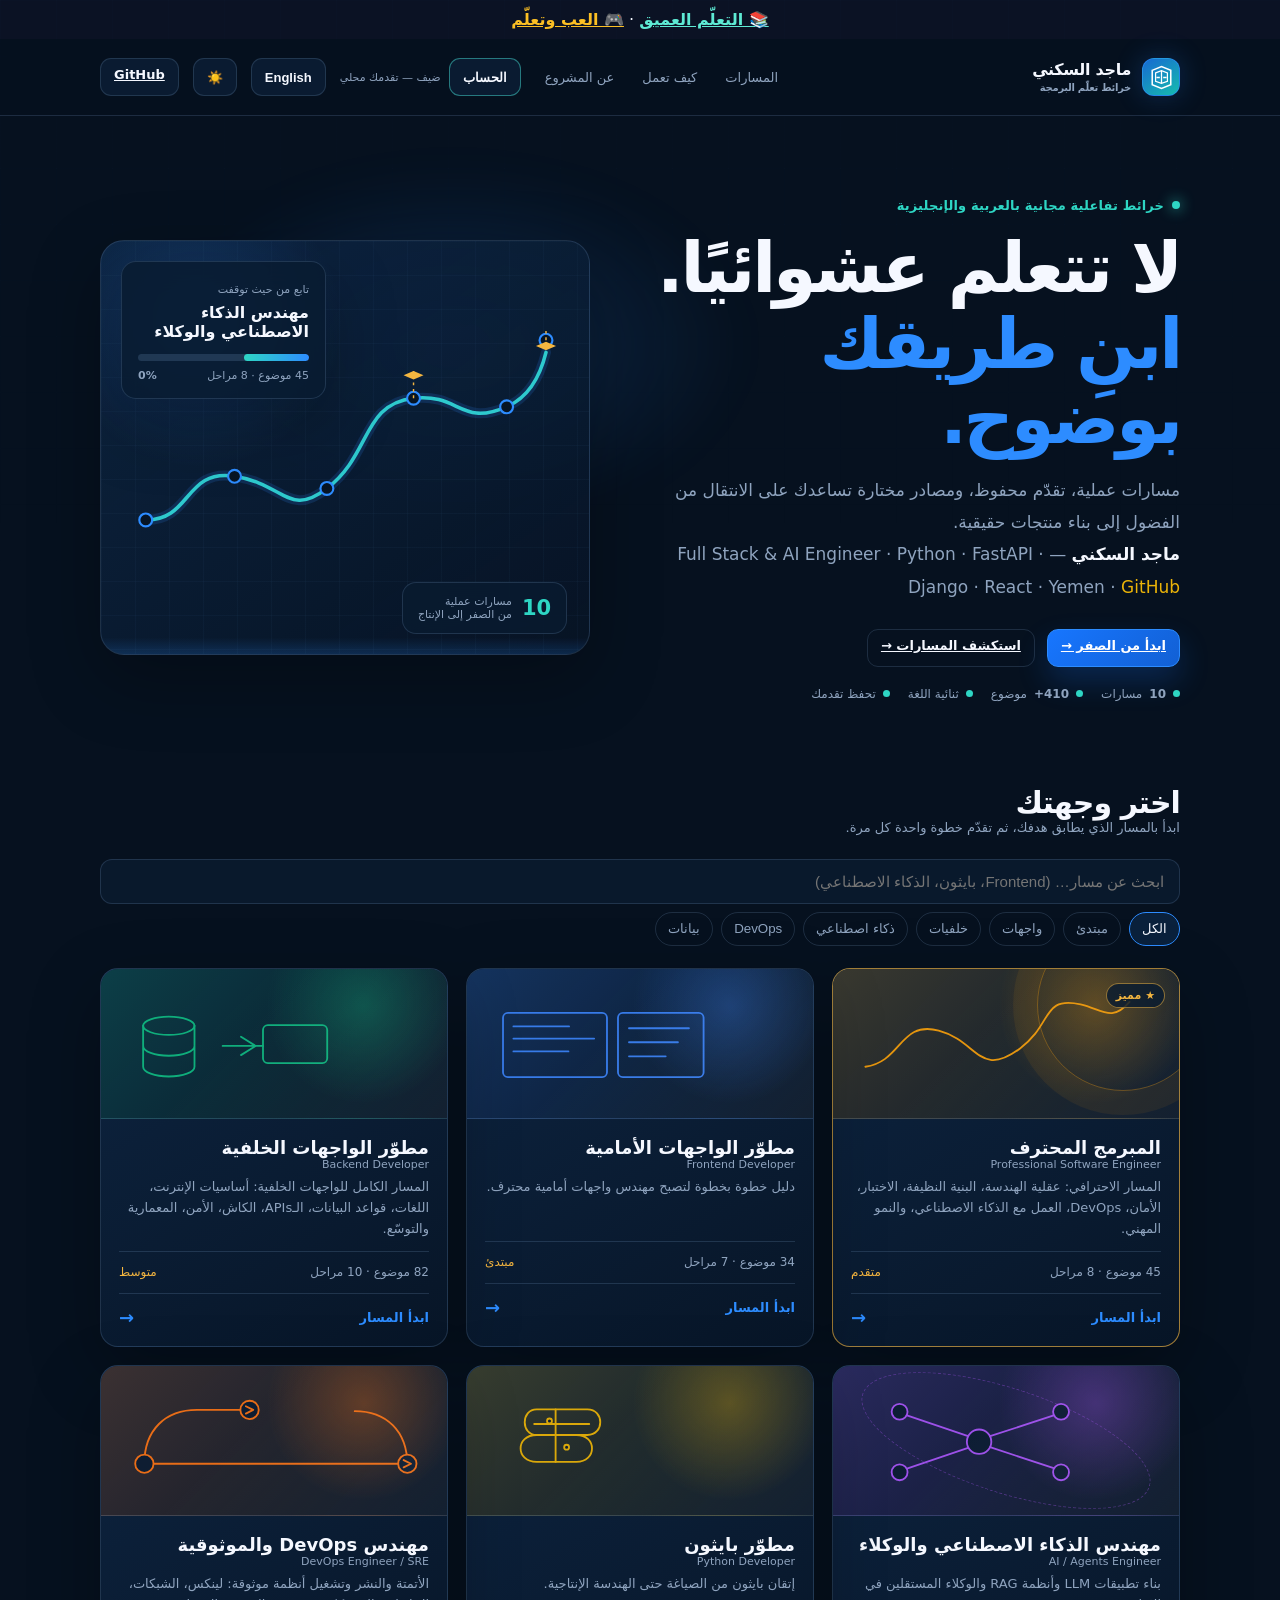
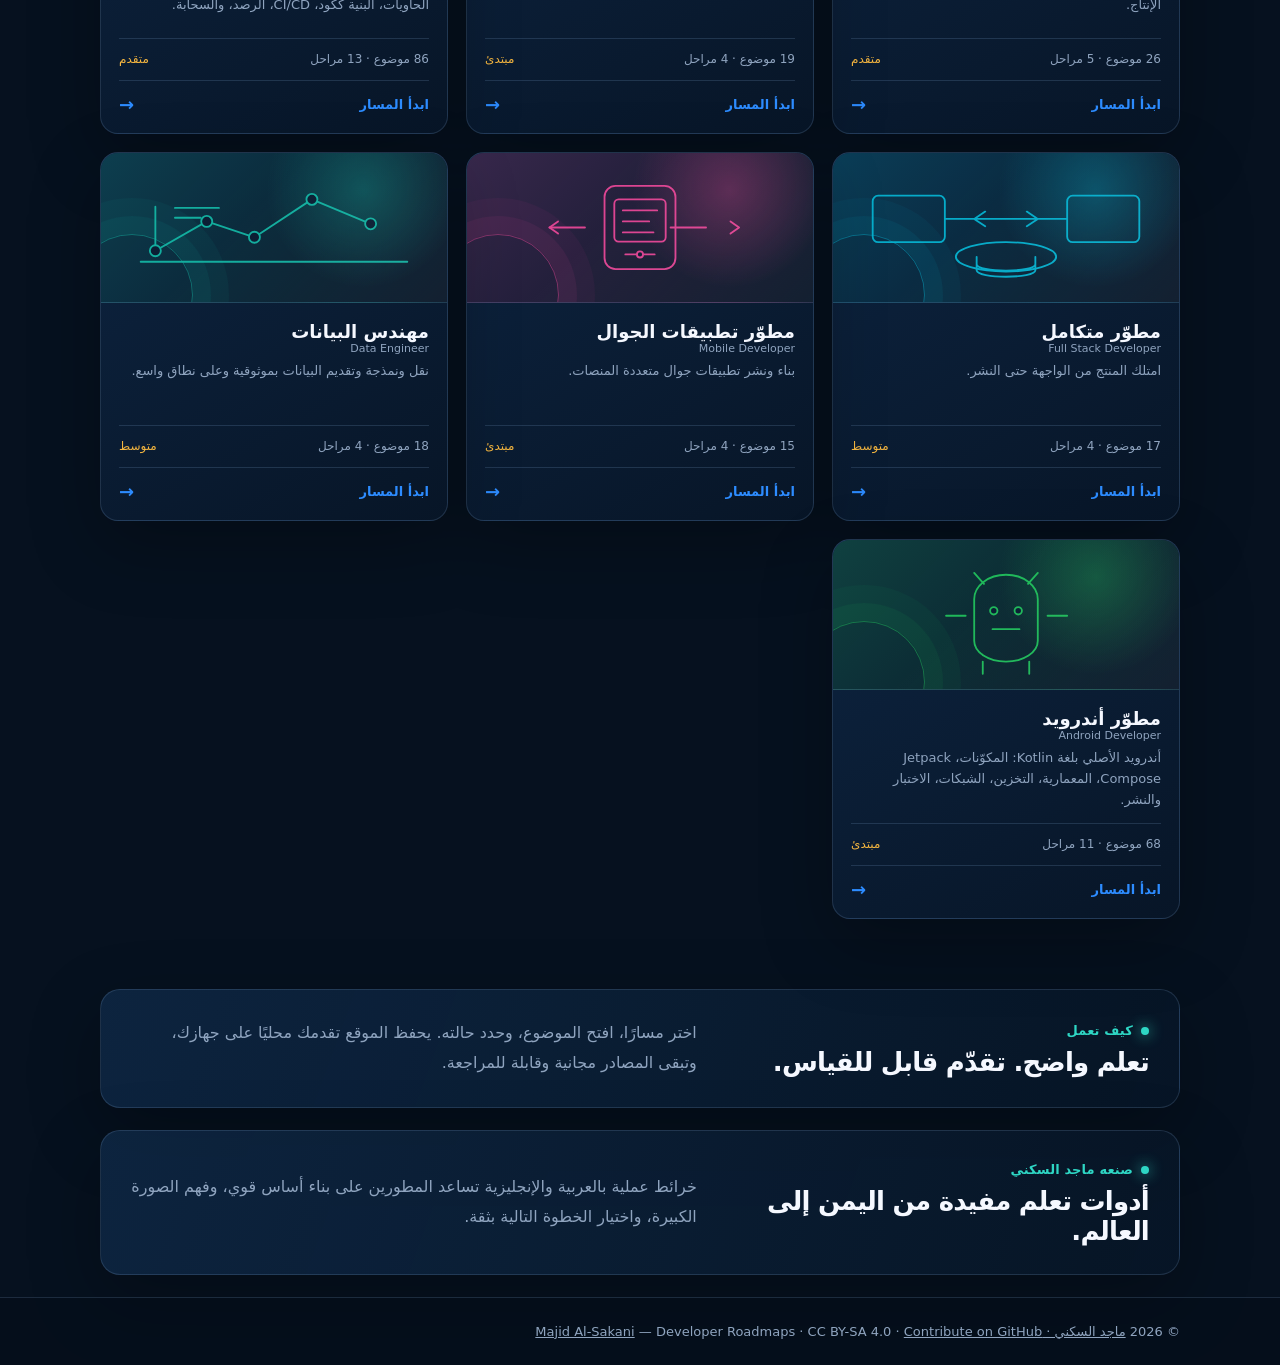
<file: docs/index.html>
<!doctype html>
<html lang="ar" dir="rtl" data-theme="light">
<head>
    <meta name="google-site-verification" content="HIClLcE078yxVCPtmDK58sQ6r2YtCtYg_ggzSwcet84" />

<meta charset="utf-8" />
<meta name="viewport" content="width=device-width,initial-scale=1" />
<title>Developer Roadmaps AR/EN — خرائط تعلّم البرمجة التفاعلية | Majid Al-Sakani ماجد السكني</title>
<meta name="description" content="By Majid Al-Sakani (ماجد السكني) — 10 comprehensive interactive developer roadmaps in Arabic and English, covering frontend, backend, Python, DevOps, AI agents, full stack, mobile, data, Android and professional engineering, with progress tracking and free curated resources." />
<meta name="keywords" content="developer roadmap, خريطة تعلم البرمجة, roadmap عربي, frontend roadmap, backend roadmap, AI engineer roadmap, python roadmap, devops roadmap, تعلم البرمجة بالعربي, Majid Al-Sakani, ماجد السكني, majid alsakani, مبرمج يمني, Yemen developer, professional software engineer roadmap, مسار المبرمج المحترف, senior engineer roadmap" />
<meta name="author" content="Majid Al-Sakani — ماجد السكني" />
<meta property="og:site_name" content="Developer Roadmaps by Majid Al-Sakani" />
<meta property="og:locale" content="ar_AR" />
<meta property="og:locale:alternate" content="en_US" />
<meta name="twitter:creator" content="@majid_alsakani" />
<link rel="alternate" hreflang="ar" href="https://majid-alsakani.github.io/developer-roadmap/" />
<link rel="alternate" hreflang="en" href="https://majid-alsakani.github.io/developer-roadmap/" />
<link rel="canonical" href="https://majid-alsakani.github.io/developer-roadmap/" />
<meta property="og:type" content="website" />
<meta property="og:title" content="Developer Roadmaps AR/EN — خرائط تعلّم البرمجة التفاعلية" />
<meta property="og:description" content="10 interactive bilingual roadmaps · 400+ topics · progress tracking · free curated resources." />
<meta property="og:url" content="https://majid-alsakani.github.io/developer-roadmap/" />
<meta name="twitter:card" content="summary_large_image" />
<link rel="icon" type="image/png" sizes="96x96" href="./favicon-96.png" />
<link rel="apple-touch-icon" sizes="180x180" href="./apple-touch-icon.png" />
<link rel="stylesheet" href="./assets/roadmap.css" />
<link rel="stylesheet" href="./assets/roadmap-premium.css" />
<script type="application/ld+json">
{
 "@context": "https://schema.org",
 "@graph": [
  {
   "@type": "Person",
   "@id": "https://github.com/majid-alsakani#person",
   "name": "Majid Al-Sakani",
   "alternateName": [
    "ماجد السكني",
    "Majid Alsakani",
    "majid-alsakani"
   ],
   "jobTitle": "Full Stack & AI Engineer",
   "nationality": "Yemen",
   "knowsAbout": [
    "Python",
    "FastAPI",
    "Django",
    "React",
    "TypeScript",
    "AI Agents",
    "System Design",
    "DevOps"
   ],
   "url": "https://github.com/majid-alsakani",
   "sameAs": [
    "https://github.com/majid-alsakani",
    "https://majid-alsakani.github.io/majid-alsakani/",
    "https://joobea.com"
   ]
  },
  {
   "@type": "WebSite",
   "name": "Developer Roadmaps AR/EN",
   "url": "https://majid-alsakani.github.io/developer-roadmap/",
   "inLanguage": [
    "ar",
    "en"
   ],
   "author": {
    "@id": "https://github.com/majid-alsakani#person"
   },
   "creator": {
    "@id": "https://github.com/majid-alsakani#person"
   }
  },
  {
   "@type": "ItemList",
   "name": "Developer Roadmaps",
   "itemListElement": [
    {
     "@type": "ListItem",
     "position": 1,
     "name": "Professional Software Engineer — المبرمج المحترف",
     "url": "https://majid-alsakani.github.io/developer-roadmap/roadmap.html?r=professional"
    },
    {
     "@type": "ListItem",
     "position": 2,
     "name": "Frontend Developer",
     "url": "https://majid-alsakani.github.io/developer-roadmap/roadmap.html?r=frontend"
    },
    {
     "@type": "ListItem",
     "position": 3,
     "name": "Backend Developer",
     "url": "https://majid-alsakani.github.io/developer-roadmap/roadmap.html?r=backend"
    },
    {
     "@type": "ListItem",
     "position": 4,
     "name": "AI / Agents Engineer",
     "url": "https://majid-alsakani.github.io/developer-roadmap/roadmap.html?r=ai-engineer"
    },
    {
     "@type": "ListItem",
     "position": 5,
     "name": "Python Developer",
     "url": "https://majid-alsakani.github.io/developer-roadmap/roadmap.html?r=python"
    },
    {
     "@type": "ListItem",
     "position": 6,
     "name": "DevOps Engineer",
     "url": "https://majid-alsakani.github.io/developer-roadmap/roadmap.html?r=devops"
    },
    {
     "@type": "ListItem",
     "position": 7,
     "name": "Full Stack Developer",
     "url": "https://majid-alsakani.github.io/developer-roadmap/roadmap.html?r=fullstack"
    },
    {
     "@type": "ListItem",
     "position": 8,
     "name": "Mobile Developer",
     "url": "https://majid-alsakani.github.io/developer-roadmap/roadmap.html?r=mobile"
    },
    {
     "@type": "ListItem",
     "position": 9,
     "name": "Data Engineer",
     "url": "https://majid-alsakani.github.io/developer-roadmap/roadmap.html?r=data"
    }
   ]
  }
 ]
}
</script>
</head>
<body><div style="background:#0b1224;padding:10px;text-align:center"><a style="color:#5eead4;font-weight:700" href="learn.html">📚 التعلّم العميق</a> · <a style="color:#fbbf24;font-weight:700" href="games.html">🎮 العب وتعلّم</a></div>
<header class="top"><div class="wrap topbar">
  <a class="brand" href="./index.html" aria-label="Developer Roadmaps by Majid Al-Sakani">
    <span class="brand-mark" aria-hidden="true"><svg viewBox="0 0 32 32" fill="none"><path d="M5 7.5 16 3l11 4.5v17L16 29 5 24.5v-17Z" stroke="currentColor" stroke-width="1.8"/><path d="M9 10.5 16 8l7 2.5v10L16 23l-7-2.5v-10Z" stroke="currentColor" stroke-width="1.4"/><path d="M10 16h4m4 0h4M16 8v15" stroke="currentColor" stroke-width="1.5"/></svg></span>
    <span class="brand-copy"><b class="brand-name">ماجد السكني</b><small class="brand-sub">خرائط تعلّم البرمجة</small></span>
  </a>
  <span class="spacer"></span>
  <nav class="top-nav" aria-label="Primary navigation"><a id="navPaths" href="#paths">المسارات</a><a id="navHow" href="#how">كيف تعمل</a><a id="navAbout" href="#about">عن المشروع</a></nav>
  <button class="btn" id="langBtn">English</button>
  <button class="btn" id="themeBtn">🌙</button>
  <a class="btn" href="https://github.com/majid-alsakani/developer-roadmap" target="_blank" rel="noopener">GitHub</a>
</div></header>

<main class="wrap">
  <section class="hero">
    <div class="hero-copy">
      <span class="eyebrow" id="eyebrow">خرائط تفاعلية مجانية بالعربية والإنجليزية</span>
      <h1 id="h1"></h1>
      <p id="lead"></p>
      <p class="byline"><strong>ماجد السكني</strong> — Full Stack &amp; AI Engineer · Python · FastAPI · Django · React · Yemen · <a href="https://github.com/majid-alsakani" target="_blank" rel="noopener">GitHub</a></p>
      <div class="hero-actions"><a class="btn btn-primary" href="#paths" id="primaryCta">ابدأ من الصفر →</a><a class="btn btn-secondary" href="#paths" id="secondaryCta">استكشف المسارات →</a></div>
      <div class="trust-row"><span><i></i><b id="statRoadmaps">10</b> <span id="statRoadmapsLabel">مسارات</span></span><span><i></i><b id="statTopics">400+</b> <span id="statTopicsLabel">موضوع</span></span><span><i></i><span id="statBilingual">ثنائية اللغة</span></span><span><i></i><span id="statSaved">تحفظ تقدمك</span></span></div>
    </div>
    <div class="hero-art" aria-hidden="true"><div class="route-visual"><div class="route-grid"></div><svg class="route-svg" viewBox="0 0 600 330" fill="none"><path d="M22 266C86 267 76 194 146 205s76 58 129 17c62-47 49-118 121-126 65-7 65 40 130 12 28-12 46-39 55-76" stroke="#2ed6c4" stroke-width="5" stroke-linecap="round"/><path d="M22 266C86 267 76 194 146 205s76 58 129 17c62-47 49-118 121-126 65-7 65 40 130 12 28-12 46-39 55-76" stroke="#2d8cff" stroke-width="14" stroke-linecap="round" opacity=".16"/><g fill="#071525" stroke="#2d8cff" stroke-width="3"><circle cx="22" cy="266" r="9"/><circle cx="146" cy="205" r="9"/><circle cx="275" cy="222" r="9"/><circle cx="396" cy="96" r="9"/><circle cx="526" cy="108" r="9"/><circle cx="581" cy="15" r="9"/></g><path d="M396 96v-38M581 15v-18" stroke="#f4b640" stroke-width="2" stroke-dasharray="4 5"/><path d="m396 58 14 6-14 6-14-6 14-6Zm185-41 14 6-14 6-14-6 14-6Z" fill="#f4b640"/></svg><div class="route-panel"><small id="routePanelLabel">تابع من حيث توقفت</small><strong id="routePanelTitle">مهندس الذكاء الاصطناعي والوكلاء</strong><div class="mini-bar"><i></i></div><div class="mini-meta"><span id="routePanelMeta">45 موضوع · 8 مراحل</span><b id="routePanelPct">0%</b></div></div><div class="stat-pill"><b>10</b><span id="statPillText">مسارات عملية<br/>من الصفر إلى الإنتاج</span></div></div></div>
  </section>
  <section class="continue-panel" id="continuePanel" aria-live="polite"><div><h2 id="continueTitle">تابع من حيث توقفت</h2><p id="continueText">تقدّمك محفوظ على هذا الجهاز.</p><div class="continue-bar"><i id="continueBar"></i></div></div><a class="btn btn-primary" id="continueBtn" href="./roadmap.html?r=frontend">تابع المسار →</a></section>
  <section id="paths"><div class="section-head"><div><h2 id="pathsTitle">اختر وجهتك</h2><p id="pathsLead">ابدأ بالمسار الذي يطابق هدفك، ثم تقدّم خطوة واحدة كل مرة.</p></div></div><input class="search" id="search" aria-label="Search roadmaps" /><div class="filters" id="filters" aria-label="Roadmap filters"><button class="filter active" data-filter="">الكل</button><button class="filter" data-filter="beginner">مبتدئ</button><button class="filter" data-filter="frontend">واجهات</button><button class="filter" data-filter="backend">خلفيات</button><button class="filter" data-filter="ai">ذكاء اصطناعي</button><button class="filter" data-filter="devops">DevOps</button><button class="filter" data-filter="data">بيانات</button></div><div class="grid" id="grid"></div></section>
  <section class="about-strip" id="how"><div><span class="eyebrow" id="howEyebrow">كيف تعمل</span><h2 id="howTitle">تعلم واضح. تقدّم قابل للقياس.</h2></div><p id="howText">اختر مسارًا، افتح الموضوع، وحدد حالته. يحفظ الموقع تقدمك محليًا على جهازك، وتبقى المصادر مجانية وقابلة للمراجعة.</p></section>
  <section class="about-strip" id="about"><div><span class="eyebrow" id="aboutEyebrow">صنعه ماجد السكني</span><h2 id="aboutTitle">أدوات تعلم مفيدة من اليمن إلى العالم.</h2></div><p id="aboutText">خرائط عملية بالعربية والإنجليزية تساعد المطورين على بناء أساس قوي، وفهم الصورة الكبيرة، واختيار الخطوة التالية بثقة.</p></section>
</main>

<footer><div class="wrap">© <span id="y"></span> <a href="https://github.com/majid-alsakani">ماجد السكني · Majid Al-Sakani</a> — Developer Roadmaps · CC BY-SA 4.0 · <a href="https://github.com/majid-alsakani/developer-roadmap">Contribute on GitHub</a></div></footer>
<script>document.getElementById('y').textContent=new Date().getFullYear()</script>
<script src="./assets/supabase-config.js"></script>
<script src="./assets/sync.js"></script>
<script src="./assets/hub.js"></script>
</body></html>
</file>
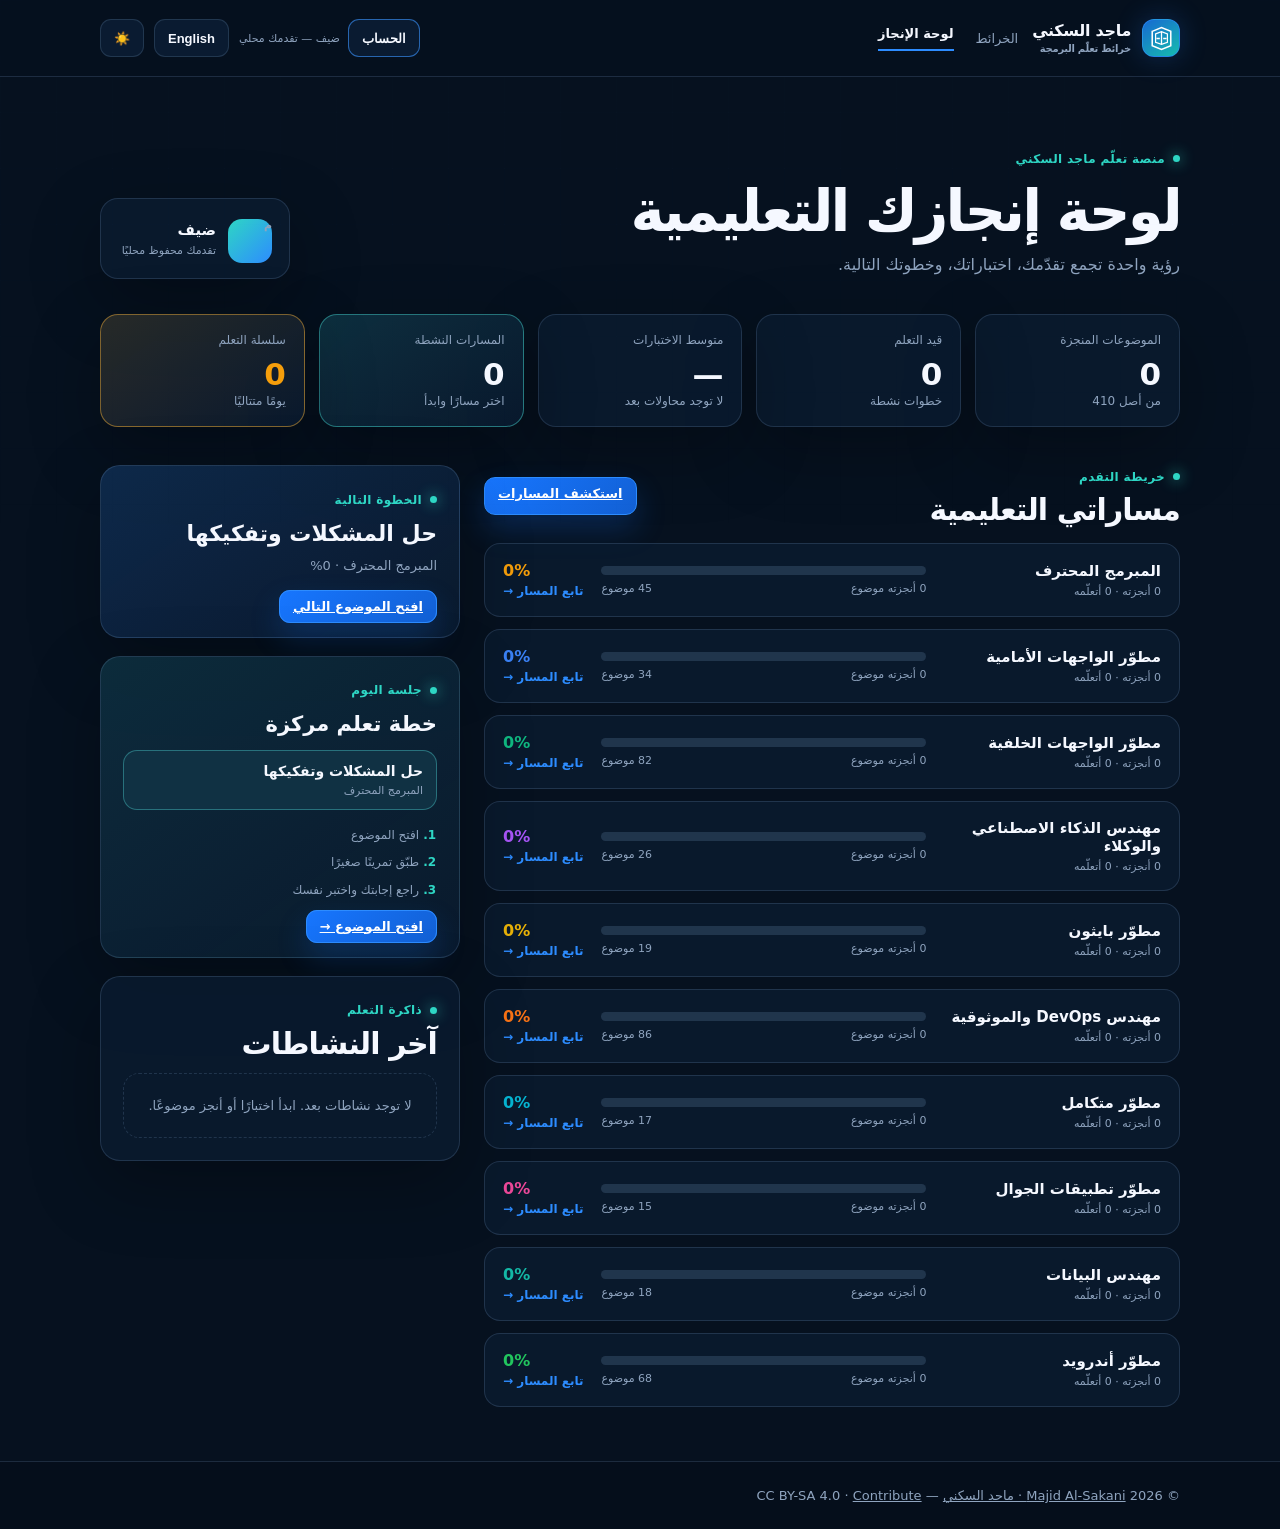
<file: docs/dashboard.html>
<!doctype html>
<html lang="ar" dir="rtl" data-theme="dark">
<head>
  <meta charset="utf-8" />
  <meta name="viewport" content="width=device-width,initial-scale=1" />
  <title>لوحة الإنجاز · ماجد السكني</title>
  <meta name="description" content="لوحة إنجاز شخصية لمتابعة مسارات تعلّم البرمجة والاختبارات مع ماجد السكني." />
  <meta name="author" content="Majid Al-Sakani — ماجد السكني" />
  <link rel="icon" type="image/png" sizes="96x96" href="./favicon-96.png" />
  <link rel="stylesheet" href="./assets/roadmap.css" />
  <link rel="stylesheet" href="./assets/roadmap-premium.css" />
  <link rel="stylesheet" href="./assets/dashboard.css" />
</head>
<body>
<header class="top"><div class="wrap topbar dashboard-topbar">
  <a class="brand" href="./index.html" aria-label="Developer Roadmaps by Majid Al-Sakani"><span class="brand-mark" aria-hidden="true"><svg viewBox="0 0 32 32" fill="none"><path d="M5 7.5 16 3l11 4.5v17L16 29 5 24.5v-17Z" stroke="currentColor" stroke-width="1.8"/><path d="M9 10.5 16 8l7 2.5v10L16 23l-7-2.5v-10Z" stroke="currentColor" stroke-width="1.4"/><path d="M10 16h4m4 0h4M16 8v15" stroke="currentColor" stroke-width="1.5"/></svg></span><span class="brand-copy"><b class="brand-name">ماجد السكني</b><small class="brand-sub">خرائط تعلّم البرمجة</small></span></a>
  <nav class="dashboard-nav"><a href="./index.html" id="backHome">الخرائط</a><a href="./dashboard.html" class="active" id="dashboardNav">لوحة الإنجاز</a></nav>
  <span class="spacer"></span><div class="roadmap-actions"><button class="btn" id="langBtn" type="button">English</button><button class="btn" id="themeBtn" type="button">☀️</button></div>
</div></header>
<main class="wrap dashboard-main">
  <section class="dashboard-hero"><div><span class="dashboard-kicker" id="kicker">منصة تعلّم ماجد السكني</span><h1 id="title">لوحة إنجازك التعليمية</h1><p id="lead">رؤية واحدة تجمع تقدّمك، اختباراتك، وخطوتك التالية.</p></div><div class="dashboard-identity"><span class="identity-avatar" id="avatar">م</span><div><strong id="identityName">ضيف</strong><span id="identityState">تقدمك محفوظ محليًا</span></div></div></section>
  <section class="dashboard-stats" aria-label="Learning summary">
    <article class="summary-card"><span id="statDoneLabel">الموضوعات المنجزة</span><strong id="statDone">0</strong><small id="statDoneMeta">من أصل 410</small></article>
    <article class="summary-card"><span id="statLearningLabel">قيد التعلم</span><strong id="statLearning">0</strong><small id="statLearningMeta">خطوات نشطة</small></article>
    <article class="summary-card"><span id="statQuizLabel">متوسط الاختبارات</span><strong id="statQuiz">—</strong><small id="statQuizMeta">لا توجد محاولات بعد</small></article>
    <article class="summary-card accent-card"><span id="statPathsLabel">المسارات النشطة</span><strong id="statPaths">0</strong><small id="statPathsMeta">اختر مسارًا وابدأ</small></article>
    <article class="summary-card streak-card"><span id="statStreakLabel">سلسلة التعلم</span><strong id="statStreak">0</strong><small id="statStreakMeta">يومًا متتاليًا</small></article>
  </section>
  <section class="dashboard-grid">
    <div class="dashboard-column"><div class="section-head dashboard-section-head"><div><span class="dashboard-kicker" id="pathsKicker">خريطة التقدم</span><h2 id="pathsTitle">مساراتي التعليمية</h2></div><a class="btn btn-primary" href="./index.html" id="browseBtn">استكشف المسارات</a></div><div id="pathsList" class="dashboard-paths"></div></div>
    <aside class="dashboard-column side-column"><section class="next-card"><span class="dashboard-kicker" id="nextKicker">الخطوة التالية</span><h2 id="nextTitle">ابدأ باختيار مسار</h2><p id="nextText">سنقترح لك أول موضوع غير منجز في المسار الأكثر نشاطًا.</p><a class="btn btn-primary" id="nextButton" href="./index.html">استكشف المسارات</a></section><section class="focus-card"><span class="dashboard-kicker" id="focusKicker">جلسة اليوم</span><h2 id="focusTitle">خطة تعلم مركزة</h2><div id="focusSteps"></div></section><section class="activity-card"><div class="section-head"><div><span class="dashboard-kicker" id="activityKicker">ذاكرة التعلم</span><h2 id="activityTitle">آخر النشاطات</h2></div></div><div id="activityList" class="activity-list"></div></section></aside>
  </section>
</main>
<footer><div class="wrap">© <span id="y"></span> <a href="https://github.com/majid-alsakani">Majid Al-Sakani · ماجد السكني</a> — CC BY-SA 4.0 · <a href="https://github.com/majid-alsakani/developer-roadmap">Contribute</a></div></footer>
<script>document.getElementById('y').textContent=new Date().getFullYear()</script>
<script src="./assets/supabase-config.js"></script>
<script src="./assets/sync.js"></script>
<script src="./assets/dashboard.js"></script>
</body></html>
</file>
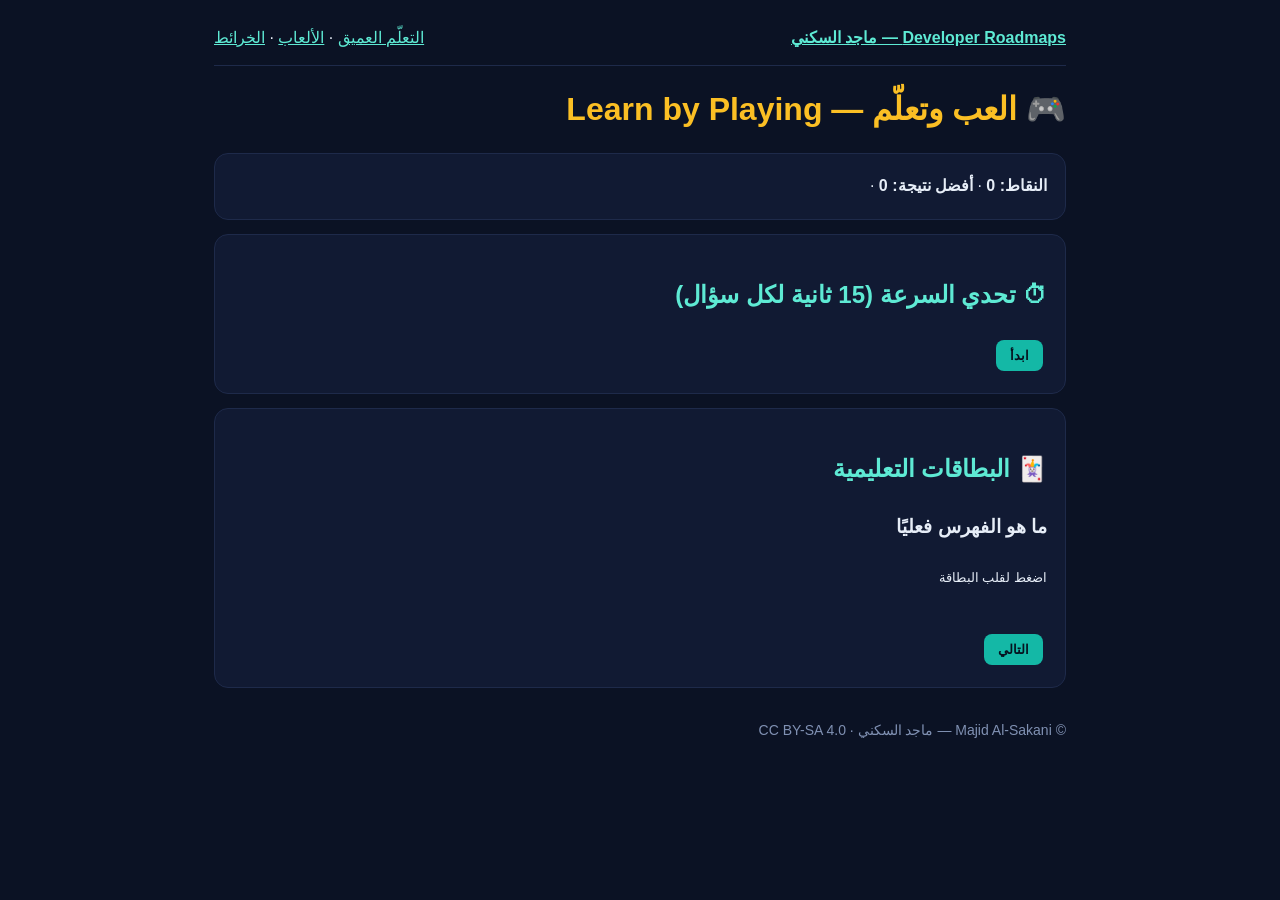
<file: docs/games.html>
<!doctype html><html lang="ar" dir="rtl"><head><meta charset="utf-8"><meta name="viewport" content="width=device-width,initial-scale=1">
<title>العب وتعلّم البرمجة | Coding Quiz Games — ماجد السكني</title><meta name="description" content="ألعاب تعليمية للمبرمجين: تحدي أسئلة بمؤقت، بطاقات تعليمية، نقاط وشارات بالعربية والإنجليزية."><meta name="author" content="Majid Al-Sakani — ماجد السكني">
<link rel="canonical" href="https://majid-alsakani.github.io/developer-roadmap/games.html"><meta property="og:type" content="article"><meta property="og:title" content="العب وتعلّم البرمجة | Coding Quiz Games — ماجد السكني"><meta property="og:description" content="ألعاب تعليمية للمبرمجين: تحدي أسئلة بمؤقت، بطاقات تعليمية، نقاط وشارات بالعربية والإنجليزية."><meta property="og:url" content="https://majid-alsakani.github.io/developer-roadmap/games.html"><meta property="og:image" content="https://majid-alsakani.github.io/developer-roadmap/assets/img/learn-og.jpg"><meta name="twitter:image" content="https://majid-alsakani.github.io/developer-roadmap/assets/img/learn-og.jpg"><meta name="twitter:card" content="summary_large_image">
<link rel="icon" href="favicon.ico"><style>*{box-sizing:border-box}body{margin:0;font-family:'Segoe UI',Tahoma,sans-serif;background:#0b1224;color:#e6edf7;line-height:1.8}a{color:#5eead4}.w{max-width:900px;margin:auto;padding:24px}header{display:flex;gap:16px;flex-wrap:wrap;justify-content:space-between;align-items:center;border-bottom:1px solid #1e2a4a;padding-bottom:12px}.card{background:#111a33;border:1px solid #1e2a4a;border-radius:14px;padding:18px;margin:14px 0}h1{color:#fbbf24;line-height:1.4}h2{color:#5eead4}pre{background:#060b18;padding:14px;border-radius:10px;overflow:auto;direction:ltr;text-align:left}.en{direction:ltr;text-align:left;color:#b8c4d9}.tag{display:inline-block;background:#1e2a4a;border-radius:20px;padding:2px 10px;margin:3px;font-size:13px}button{background:#14b8a6;color:#06121f;border:0;border-radius:8px;padding:8px 14px;margin:4px;cursor:pointer;font-weight:700}button.o{background:#1e2a4a;color:#e6edf7;display:block;width:100%;text-align:start}.ok{background:#16a34a!important;color:#fff!important}.bad{background:#dc2626!important;color:#fff!important}img{max-width:100%;border-radius:14px}footer{margin-top:30px;color:#8091b3;font-size:14px}</style><script type="application/ld+json">{"@context": "https://schema.org", "@type": "Quiz", "name": "Developer quiz games", "author": {"@type": "Person", "name": "Majid Al-Sakani"}}</script></head>
<body><div class="w"><header><a href="index.html"><b>Developer Roadmaps — ماجد السكني</b></a><nav><a href="learn.html">التعلّم العميق</a> · <a href="games.html">الألعاب</a> · <a href="roadmap.html">الخرائط</a></nav></header><h1>🎮 العب وتعلّم — Learn by Playing</h1><div class="card"><b>النقاط: <span id="pts">0</span></b> · <b>أفضل نتيجة: <span id="best">0</span></b> · <span id="badge"></span></div>
<div class="card"><h2>⏱ تحدي السرعة (15 ثانية لكل سؤال)</h2><button id="st">ابدأ</button><div id="qa"></div></div>
<div class="card"><h2>🃏 البطاقات التعليمية</h2><div id="fc" style="min-height:120px;cursor:pointer"></div><button id="nx">التالي</button></div>
<script>const Q=[{"q": "فهرس على (user_id, created_at) يخدم أي استعلام؟", "qe": "An index on (user_id, created_at) serves which query?", "o": [["a", "فلترة بـ user_id ثم ترتيب بـ created_at"], ["b", "فلترة بـ created_at وحده"], ["c", "فلترة بعمود غير مفهرس"], ["d", "لا يخدم أي استعلام"]], "a": "a", "x": "الفهرس المركب يُقرأ من اليسار، فيخدم العمود الأول ثم ما يليه."}, {"q": "لماذا لا يستفيد WHERE lower(email) = 'a@b.com' من فهرس عادي على email؟", "qe": "Why does WHERE lower(email) = 'a@b.com' not use a plain index on email?", "o": [["a", "لأن الدالة تغيّر القيمة المخزّنة في الفهرس"], ["b", "لأن النص طويل"], ["c", "لأن الفهرس معطّل تلقائيًا"], ["d", "لأن المساواة غير مدعومة"]], "a": "a", "x": "يحتاج الأمر فهرسًا تعبيريًا على lower(email)."}, {"q": "لماذا يصعب إبطال JWT قبل انتهاء صلاحيته؟", "qe": "Why is a JWT hard to revoke before it expires?", "o": [["a", "لأن التحقق لا يرجع إلى مخزن على الخادم"], ["b", "لأنه مشفّر بالكامل"], ["c", "لأنه يُخزَّن في المتصفح"], ["d", "لأنه طويل جدًا"]], "a": "a", "x": "التوكن مكتفٍ ذاتيًا، فالإبطال يحتاج قائمة منع أي حالة على الخادم."}, {"q": "ما أفضل مكان لتخزين توكن الجلسة في تطبيق ويب؟", "qe": "Where is the best place to store a session token in a web app?", "o": [["a", "كوكي HttpOnly و Secure و SameSite"], ["b", "localStorage"], ["c", "متغير عام في الصفحة"], ["d", "داخل عنوان الرابط"]], "a": "a", "x": "الكوكي HttpOnly غير مقروء لجافاسكربت فيقاوم سرقة XSS."}, {"q": "أي خاصيتين تعالجان في مرحلة الدمج دون إعادة تخطيط؟", "qe": "Which two properties are handled by the compositor without layout?", "o": [["a", "transform و opacity"], ["b", "width و height"], ["c", "margin و padding"], ["d", "top و left"]], "a": "a", "x": "تنفذان على طبقة الدمج في وحدة الرسوميات دون إعادة حساب الهندسة."}, {"q": "ما التصرف الذي يسبب layout thrashing؟", "qe": "Which behaviour causes layout thrashing?", "o": [["a", "تبديل القراءة والكتابة الهندسية داخل حلقة"], ["b", "تجميع كل القراءات ثم كل الكتابات"], ["c", "استخدام requestAnimationFrame"], ["d", "تصغير حجم الصور"]], "a": "a", "x": "كل قراءة بعد كتابة تجبر المتصفح على إعادة تخطيط فوري."}, {"q": "أيهما ينفذ أولًا بعد إفراغ المكدس؟", "qe": "Which runs first once the call stack empties?", "o": [["a", "المهام الدقيقة مثل ردود الوعود"], ["b", "مؤقّت بصفر ملي ثانية"], ["c", "أحداث النقر"], ["d", "طلبات الشبكة"]], "a": "a", "x": "تفرغ حلقة الأحداث طابور المهام الدقيقة كاملًا قبل أي مهمة كبرى."}, {"q": "ما أفضل حل لسباق نتائج البحث الحي؟", "qe": "Best fix for a live-search response race?", "o": [["a", "إلغاء الطلب السابق أو تجاهل الاستجابات القديمة"], ["b", "زيادة مهلة الطلب"], ["c", "استخدام setInterval"], ["d", "جعل الطلب متزامنًا"]], "a": "a", "x": "المشكلة ترتيبية لا زمنية، لذا الإلغاء أو ختم الطلبات هو الحل."}],F=[{"f": "ما هو الفهرس فعليًا", "b": "الفهرس بنية إضافية مرتبة، غالبًا شجرة B-Tree، تخزن قيم عمود مع مؤشرات إلى صفوفها. بدلًا من قراءة ملايين الصفوف تنزل قاعدة البيانات في الشجرة بعدد قليل من القفزات. الثمن أن كل إدخال أو تحديث يجب أن يحدّث الفهرس أيضًا، وأن…"}, {"f": "الانتقائية وترتيب الأعمدة", "b": "الفهرس مفيد عندما يستبعد نسبة كبيرة من الصفوف. فهرس على عمود بقيمتين فقط نادرًا ما يستخدم. في الفهرس المركب يهم الترتيب: فهرس على (user_id, created_at) يخدم البحث بـ user_id وحده وبالاثنين معًا، لكنه لا يخدم البحث بـ cre…"}, {"f": "اقرأ خطة التنفيذ", "b": "لا تخمّن، اقرأ الخطة. في PostgreSQL يكشف EXPLAIN ANALYZE عن Seq Scan مقابل Index Scan، وعن الفرق بين التقدير والواقع، وعن عدد الصفوف المزالة بالفلتر. فرق كبير بين المقدر والفعلي يعني إحصاءات قديمة تحتاج ANALYZE. وجود Seq…"}, {"f": "متى يضر الفهرس", "b": "الإفراط في الفهارس يبطئ الكتابة ويستهلك الذاكرة ويربك المخطط. كذلك تعطّل الدوال المطبقة على العمود استخدام الفهرس، فمثلًا WHERE lower(email) = ... لن يستفيد من فهرس عادي على email بل يحتاج فهرسًا تعبيريًا. وفي الجداول ال…"}, {"f": "الجلسة مقابل التوكن", "b": "في نموذج الجلسة يحتفظ الخادم بسجل الجلسة ويعطي المتصفح معرفًا داخل كوكي. في نموذج JWT يحمل التوكن نفسه البيانات موقّعة، فلا يحتاج الخادم إلى بحث. الفرق الجوهري في الإبطال: حذف صف الجلسة ينهي الوصول فورًا، بينما يبقى JWT …"}, {"f": "توكن وصول قصير وتوكن تجديد", "b": "التصميم العملي: توكن وصول قصير العمر من خمس إلى خمس عشرة دقيقة، وتوكن تجديد طويل مخزّن على الخادم وقابل للإبطال، مع تدوير التوكن عند كل تجديد. إذا استُخدم توكن تجديد قديم مرتين فهذه إشارة سرقة تستوجب إنهاء كل جلسات المست…"}, {"f": "أين تُخزَّن التوكنات", "b": "تخزين التوكن في localStorage يعرّضه لأي ثغرة XSS لأن أي سكربت يستطيع قراءته. الأفضل كوكي بخصائص HttpOnly و Secure و SameSite، فلا يصل إليه جافاسكربت، مع حماية من CSRF عبر SameSite أو توكن مضاد. وتذكّر أن محتوى JWT مقروء …"}, {"f": "التحقق الصارم من التوقيع", "b": "ثبّت الخوارزمية على الخادم ولا تثق بحقل alg القادم من التوكن، فهجوم alg=none أو تبديل RS256 بـ HS256 هجوم كلاسيكي. تحقق أيضًا من المُصدر والجمهور وزمن الانتهاء، واستخدم مقارنة ثابتة الزمن. أخيرًا ضع خطة تدوير للمفاتيح مع…"}, {"f": "التحليل وبناء DOM", "b": "يحوّل المتصفح بايتات HTML إلى محارف ثم رموز ثم عقد ثم شجرة DOM. التحليل تدريجي فيمكن بدء العرض قبل اكتمال المستند، لكن أي وسم script بدون defer يوقف المحلل لأن السكربت قد يعدّل البنية. لهذا توضع السكربتات في نهاية الجسم …"}, {"f": "CSSOM ومنع العرض", "b": "بالتوازي يبني المتصفح شجرة CSSOM، ولا يرسم شيئًا قبل معرفة الأنماط النهائية وإلا ظهر محتوى غير منسق ثم قفز. لذلك كل ملف أنماط في الرأس يؤخر أول رسم. الحل العملي: تقليل الأنماط الحرجة، ووضع أنماط الشاشة الأولى داخل الصفحة…"}, {"f": "التخطيط والرسم والدمج", "b": "بعد دمج الشجرتين يحسب المتصفح موضع وحجم كل صندوق، ثم يرسم البكسلات، ثم يدمج الطبقات على وحدة الرسوميات. تغيير العرض أو الارتفاع يعيد التخطيط، وتغيير اللون يعيد الرسم فقط، بينما transform و opacity تعالجان في الدمج وحده. …"}, {"f": "الاهتزاز والقياس القسري", "b": "يحاول المتصفح تسليم إطار كل ست عشرة ملي ثانية. إذا قرأت خاصية هندسية مثل offsetHeight مباشرة بعد كتابة نمط أجبرته على إعادة تخطيط فوري وسط الإطار. الحل فصل القراءات عن الكتابات: اقرأ القياسات كلها ثم طبّق التغييرات داخل …"}, {"f": "خيط واحد ومكدس واحد", "b": "تعمل جافاسكربت في المتصفح على خيط واحد بمكدس واحد، فأي عملية طويلة متزامنة تجمّد الواجهة كلها. لذلك تُسلَّم الأعمال الطويلة إلى واجهات المتصفح مثل fetch و setTimeout و Web Workers ويعود الناتج كمهمة في طابور. التزامن هنا…"}, {"f": "المهام الدقيقة قبل الكبرى", "b": "بعد إفراغ المكدس تنفذ كل المهام الدقيقة، مثل ردود الوعود، قبل أي مهمة كبرى مثل المؤقتات والأحداث. لهذا يظهر رد الوعد قبل مؤقّت بصفر ملي ثانية. وهذا سلاح ذو حدين: سلسلة وعود لا تنتهي تمنع المتصفح من الوصول إلى مرحلة الرسم…"}, {"f": "async/await ليس سحرًا", "b": "الدالة async ترجع وعدًا دائمًا، وكل await يقسم الدالة: ما بعده يُجدول كمهمة دقيقة عند استقرار الوعد. لذلك await داخل حلقة يعني طلبات متسلسلة بطيئة، بينما Promise.all يشغّلها معًا. استخدم try/catch حول await، وتذكر أن وعد…"}, {"f": "الإلغاء وسباقات الحالة", "b": "في البحث الحي يكتب المستخدم بسرعة فتنطلق عدة طلبات، وقد يصل الطلب القديم بعد الجديد فيكتب فوق النتيجة الصحيحة. الحل AbortController لإلغاء الطلب السابق أو حفظ معرف آخر طلب وتجاهل ما هو أقدم. هذه ليست حالة نادرة بل السبب …"}];let p=0,i=0,t,tm,fi=0,flip=0;const $=s=>document.getElementById(s);$("best").textContent=localStorage.drBest||0;
function badge(){$("badge").textContent=p>=100?"🏆 خبير":p>=50?"🥈 متقدم":p>=20?"🥉 مبتدئ واعد":""}
function ask(){clearInterval(tm);if(i>=Q.length){$("qa").innerHTML="<h3>انتهى! نتيجتك "+p+"</h3>";if(p>(localStorage.drBest||0)){localStorage.drBest=p;$("best").textContent=p}return}const q=Q[i];t=15;$("qa").innerHTML="<p><b>"+q.q+"</b><br><span class=en>"+q.qe+"</span></p><p>⏳ <span id=tt>15</span></p>"+q.o.map(o=>"<button class=o data-id="+o[0]+">"+o[1]+"</button>").join("")+"<p id=ex></p>";
tm=setInterval(()=>{if(--t<=0){clearInterval(tm);done(null)}$("tt").textContent=t},1000);document.querySelectorAll("#qa .o").forEach(b=>b.onclick=()=>done(b))}
function done(b){clearInterval(tm);const q=Q[i];document.querySelectorAll("#qa .o").forEach(x=>{x.disabled=true;if(x.dataset.id==q.a)x.classList.add("ok")});if(b){if(b.dataset.id==q.a)p+=10+t;else b.classList.add("bad")}$("pts").textContent=p;badge();$("ex").innerHTML=q.x+"<br><button id=go>التالي</button>";$("go").onclick=()=>{i++;ask()}}
$("st").onclick=()=>{p=0;i=0;Q.sort(()=>Math.random()-.5);ask()};
function card(){const c=F[fi%F.length];$("fc").innerHTML=flip?"<p>"+c.b+"</p>":"<h3>"+c.f+"</h3><small>اضغط لقلب البطاقة</small>"}$("fc").onclick=()=>{flip^=1;card()};$("nx").onclick=()=>{fi++;flip=0;card()};card()</script>
<footer>© Majid Al-Sakani — ماجد السكني · CC BY-SA 4.0</footer></div></body></html>
</file>
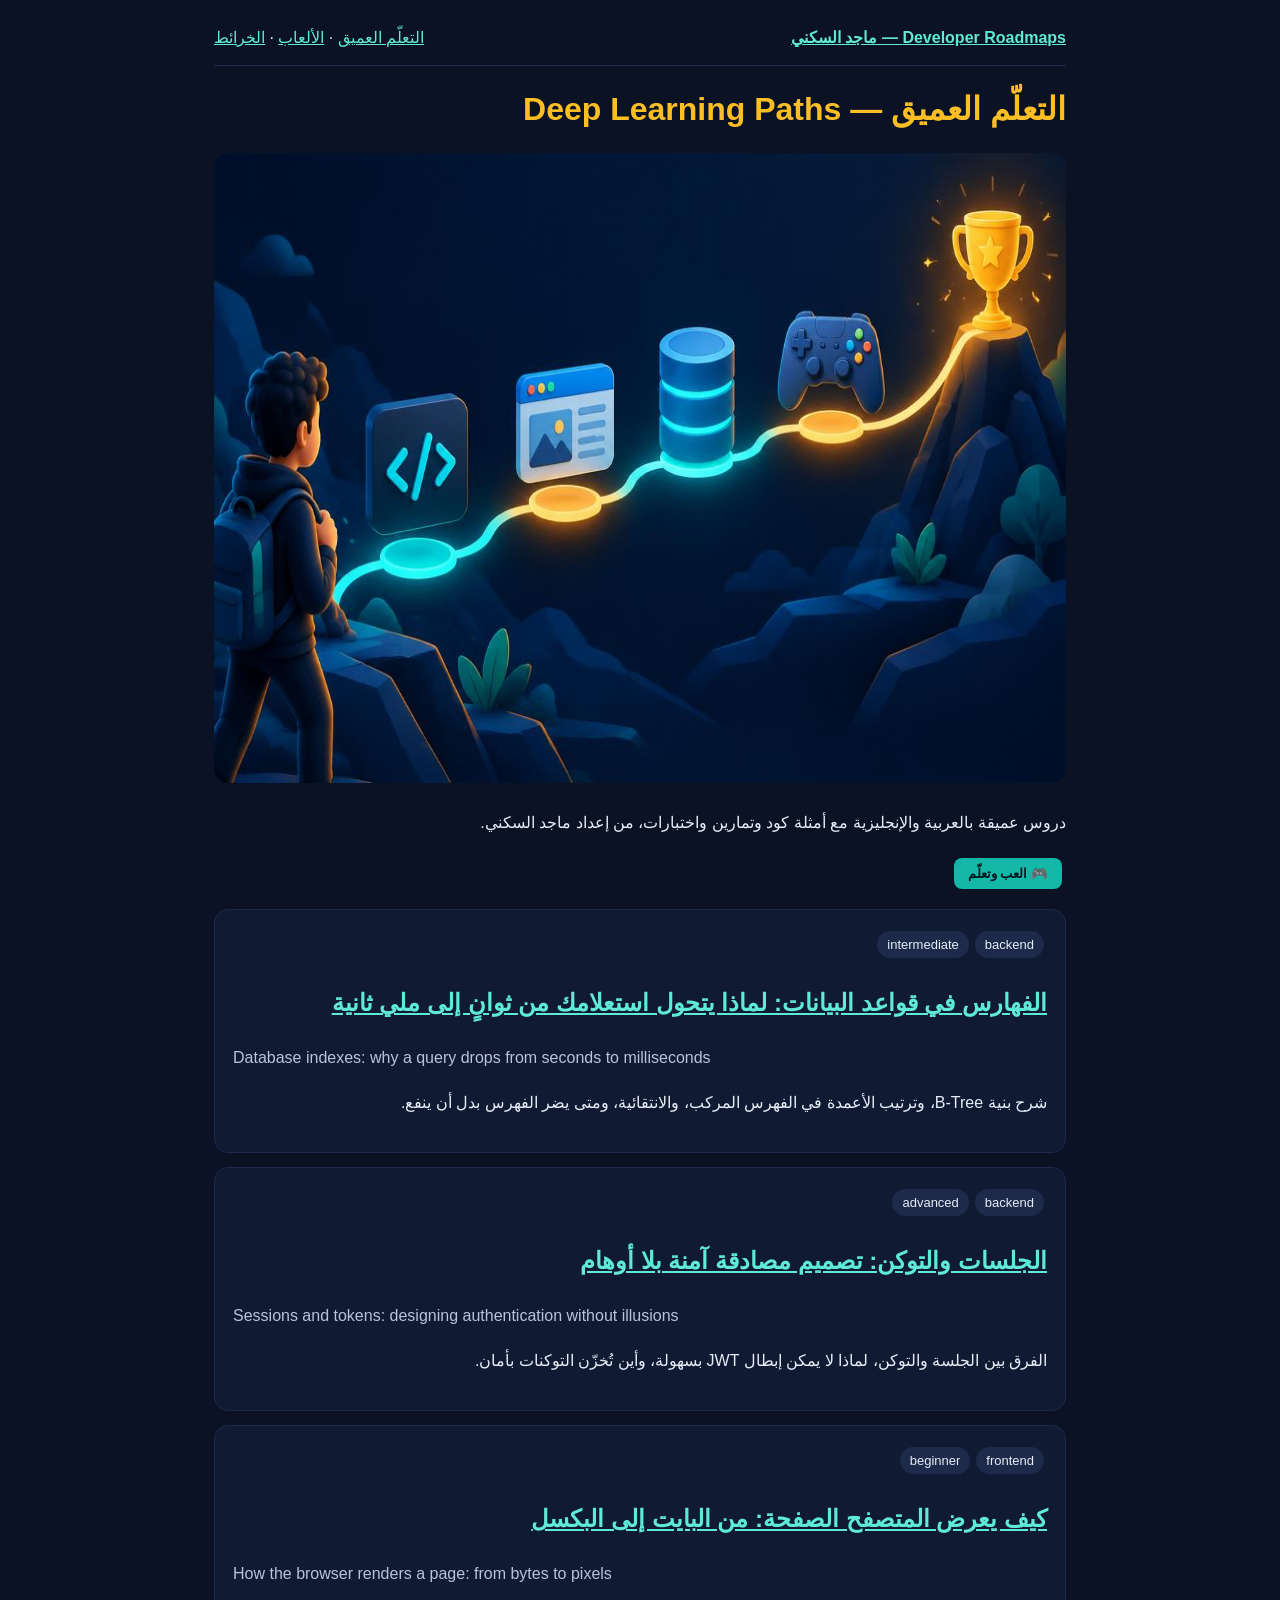
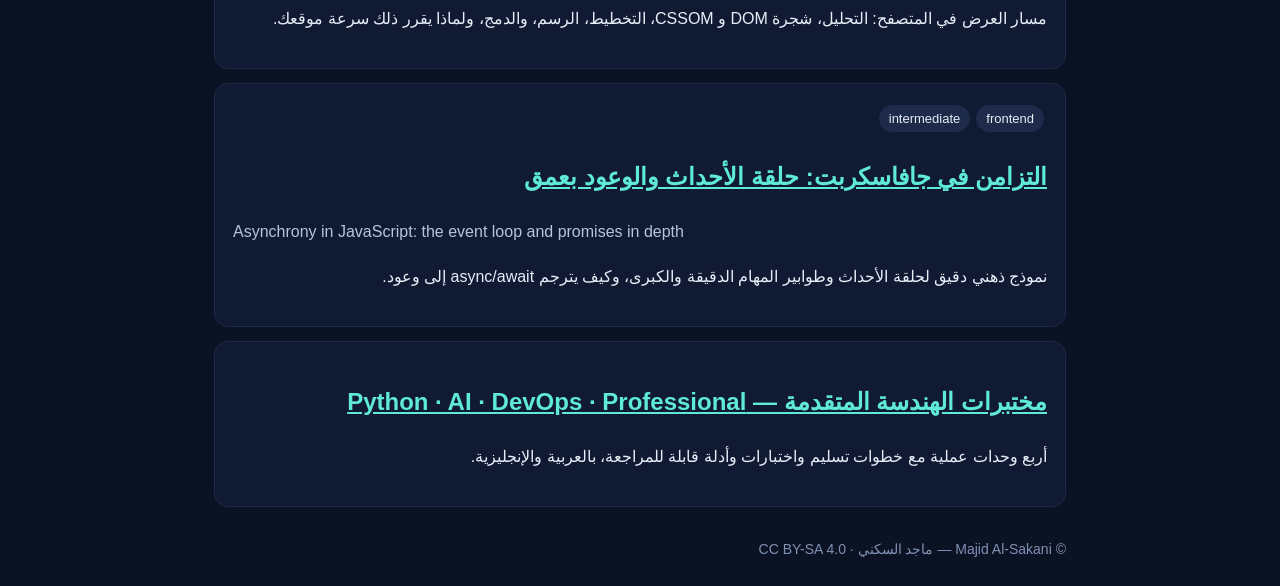
<file: docs/learn.html>
<!doctype html><html lang="ar" dir="rtl"><head><meta charset="utf-8"><meta name="viewport" content="width=device-width,initial-scale=1">
<title>التعلّم العميق للمبرمجين | Deep Developer Lessons — ماجد السكني</title><meta name="description" content="دروس برمجة عميقة ثنائية اللغة: المتصفح، جافاسكربت غير المتزامنة، الخلفية وقواعد البيانات، مع تمارين واختبارات."><meta name="author" content="Majid Al-Sakani — ماجد السكني">
<link rel="canonical" href="https://majid-alsakani.github.io/developer-roadmap/learn.html"><meta property="og:type" content="article"><meta property="og:title" content="التعلّم العميق للمبرمجين | Deep Developer Lessons — ماجد السكني"><meta property="og:description" content="دروس برمجة عميقة ثنائية اللغة: المتصفح، جافاسكربت غير المتزامنة، الخلفية وقواعد البيانات، مع تمارين واختبارات."><meta property="og:url" content="https://majid-alsakani.github.io/developer-roadmap/learn.html"><meta property="og:image" content="https://majid-alsakani.github.io/developer-roadmap/assets/img/learn-og.jpg"><meta name="twitter:image" content="https://majid-alsakani.github.io/developer-roadmap/assets/img/learn-og.jpg"><meta name="twitter:card" content="summary_large_image">
<link rel="icon" href="favicon.ico"><style>*{box-sizing:border-box}body{margin:0;font-family:'Segoe UI',Tahoma,sans-serif;background:#0b1224;color:#e6edf7;line-height:1.8}a{color:#5eead4}.w{max-width:900px;margin:auto;padding:24px}header{display:flex;gap:16px;flex-wrap:wrap;justify-content:space-between;align-items:center;border-bottom:1px solid #1e2a4a;padding-bottom:12px}.card{background:#111a33;border:1px solid #1e2a4a;border-radius:14px;padding:18px;margin:14px 0}h1{color:#fbbf24;line-height:1.4}h2{color:#5eead4}pre{background:#060b18;padding:14px;border-radius:10px;overflow:auto;direction:ltr;text-align:left}.en{direction:ltr;text-align:left;color:#b8c4d9}.tag{display:inline-block;background:#1e2a4a;border-radius:20px;padding:2px 10px;margin:3px;font-size:13px}button{background:#14b8a6;color:#06121f;border:0;border-radius:8px;padding:8px 14px;margin:4px;cursor:pointer;font-weight:700}button.o{background:#1e2a4a;color:#e6edf7;display:block;width:100%;text-align:start}.ok{background:#16a34a!important;color:#fff!important}.bad{background:#dc2626!important;color:#fff!important}img{max-width:100%;border-radius:14px}footer{margin-top:30px;color:#8091b3;font-size:14px}</style><script type="application/ld+json">{"@context": "https://schema.org", "@type": "ItemList", "name": "Deep developer lessons by Majid Al-Sakani", "itemListElement": [{"@type": "ListItem", "position": 1, "url": "https://majid-alsakani.github.io/developer-roadmap/learn/be-indexes.html", "name": "Database indexes: why a query drops from seconds to milliseconds"}, {"@type": "ListItem", "position": 2, "url": "https://majid-alsakani.github.io/developer-roadmap/learn/be-jwt.html", "name": "Sessions and tokens: designing authentication without illusions"}, {"@type": "ListItem", "position": 3, "url": "https://majid-alsakani.github.io/developer-roadmap/learn/fe-browsers.html", "name": "How the browser renders a page: from bytes to pixels"}, {"@type": "ListItem", "position": 4, "url": "https://majid-alsakani.github.io/developer-roadmap/learn/fe-async.html", "name": "Asynchrony in JavaScript: the event loop and promises in depth"}]}</script></head>
<body><div class="w"><header><a href="index.html"><b>Developer Roadmaps — ماجد السكني</b></a><nav><a href="learn.html">التعلّم العميق</a> · <a href="games.html">الألعاب</a> · <a href="roadmap.html">الخرائط</a></nav></header><h1>التعلّم العميق — Deep Learning Paths</h1><img src="assets/img/learn-og.jpg" alt="مسار التعلم العميق للمبرمجين" width="1200" height="630"><p>دروس عميقة بالعربية والإنجليزية مع أمثلة كود وتمارين واختبارات، من إعداد ماجد السكني.</p><p><a href="games.html"><button>🎮 العب وتعلّم</button></a></p><div class="card"><span class="tag">backend</span><span class="tag">intermediate</span><h2><a href="learn/be-indexes.html">الفهارس في قواعد البيانات: لماذا يتحول استعلامك من ثوانٍ إلى ملي ثانية</a></h2><p class="en">Database indexes: why a query drops from seconds to milliseconds</p><p>شرح بنية B-Tree، وترتيب الأعمدة في الفهرس المركب، والانتقائية، ومتى يضر الفهرس بدل أن ينفع.</p></div><div class="card"><span class="tag">backend</span><span class="tag">advanced</span><h2><a href="learn/be-jwt.html">الجلسات والتوكن: تصميم مصادقة آمنة بلا أوهام</a></h2><p class="en">Sessions and tokens: designing authentication without illusions</p><p>الفرق بين الجلسة والتوكن، لماذا لا يمكن إبطال JWT بسهولة، وأين تُخزّن التوكنات بأمان.</p></div><div class="card"><span class="tag">frontend</span><span class="tag">beginner</span><h2><a href="learn/fe-browsers.html">كيف يعرض المتصفح الصفحة: من البايت إلى البكسل</a></h2><p class="en">How the browser renders a page: from bytes to pixels</p><p>مسار العرض في المتصفح: التحليل، شجرة DOM و CSSOM، التخطيط، الرسم، والدمج، ولماذا يقرر ذلك سرعة موقعك.</p></div><div class="card"><span class="tag">frontend</span><span class="tag">intermediate</span><h2><a href="learn/fe-async.html">التزامن في جافاسكربت: حلقة الأحداث والوعود بعمق</a></h2><p class="en">Asynchrony in JavaScript: the event loop and promises in depth</p><p>نموذج ذهني دقيق لحلقة الأحداث وطوابير المهام الدقيقة والكبرى، وكيف يترجم async/await إلى وعود.</p></div>
<section class="card"><h2><a href="learn/advanced-labs.html">مختبرات الهندسة المتقدمة — Python · AI · DevOps · Professional</a></h2><p>أربع وحدات عملية مع خطوات تسليم واختبارات وأدلة قابلة للمراجعة، بالعربية والإنجليزية.</p></section><footer>© Majid Al-Sakani — ماجد السكني · CC BY-SA 4.0</footer></div></body></html>
</file>
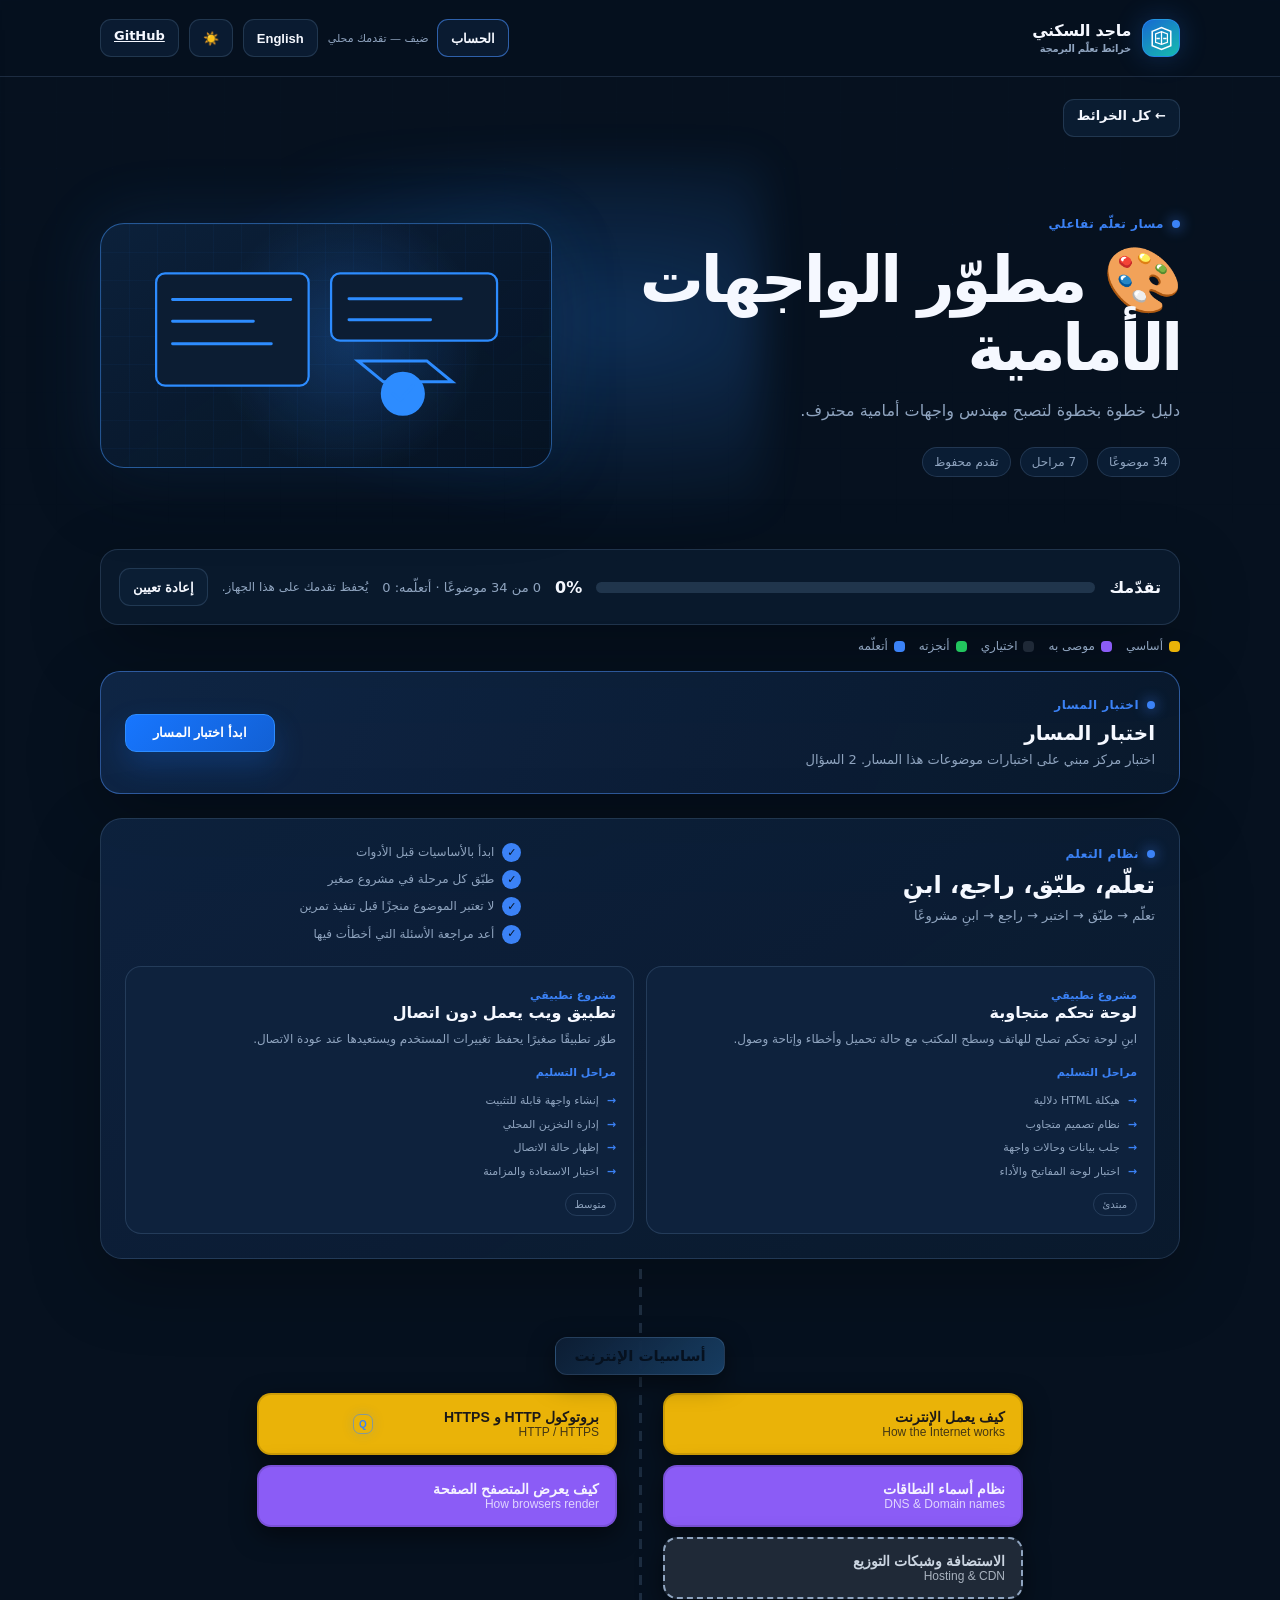
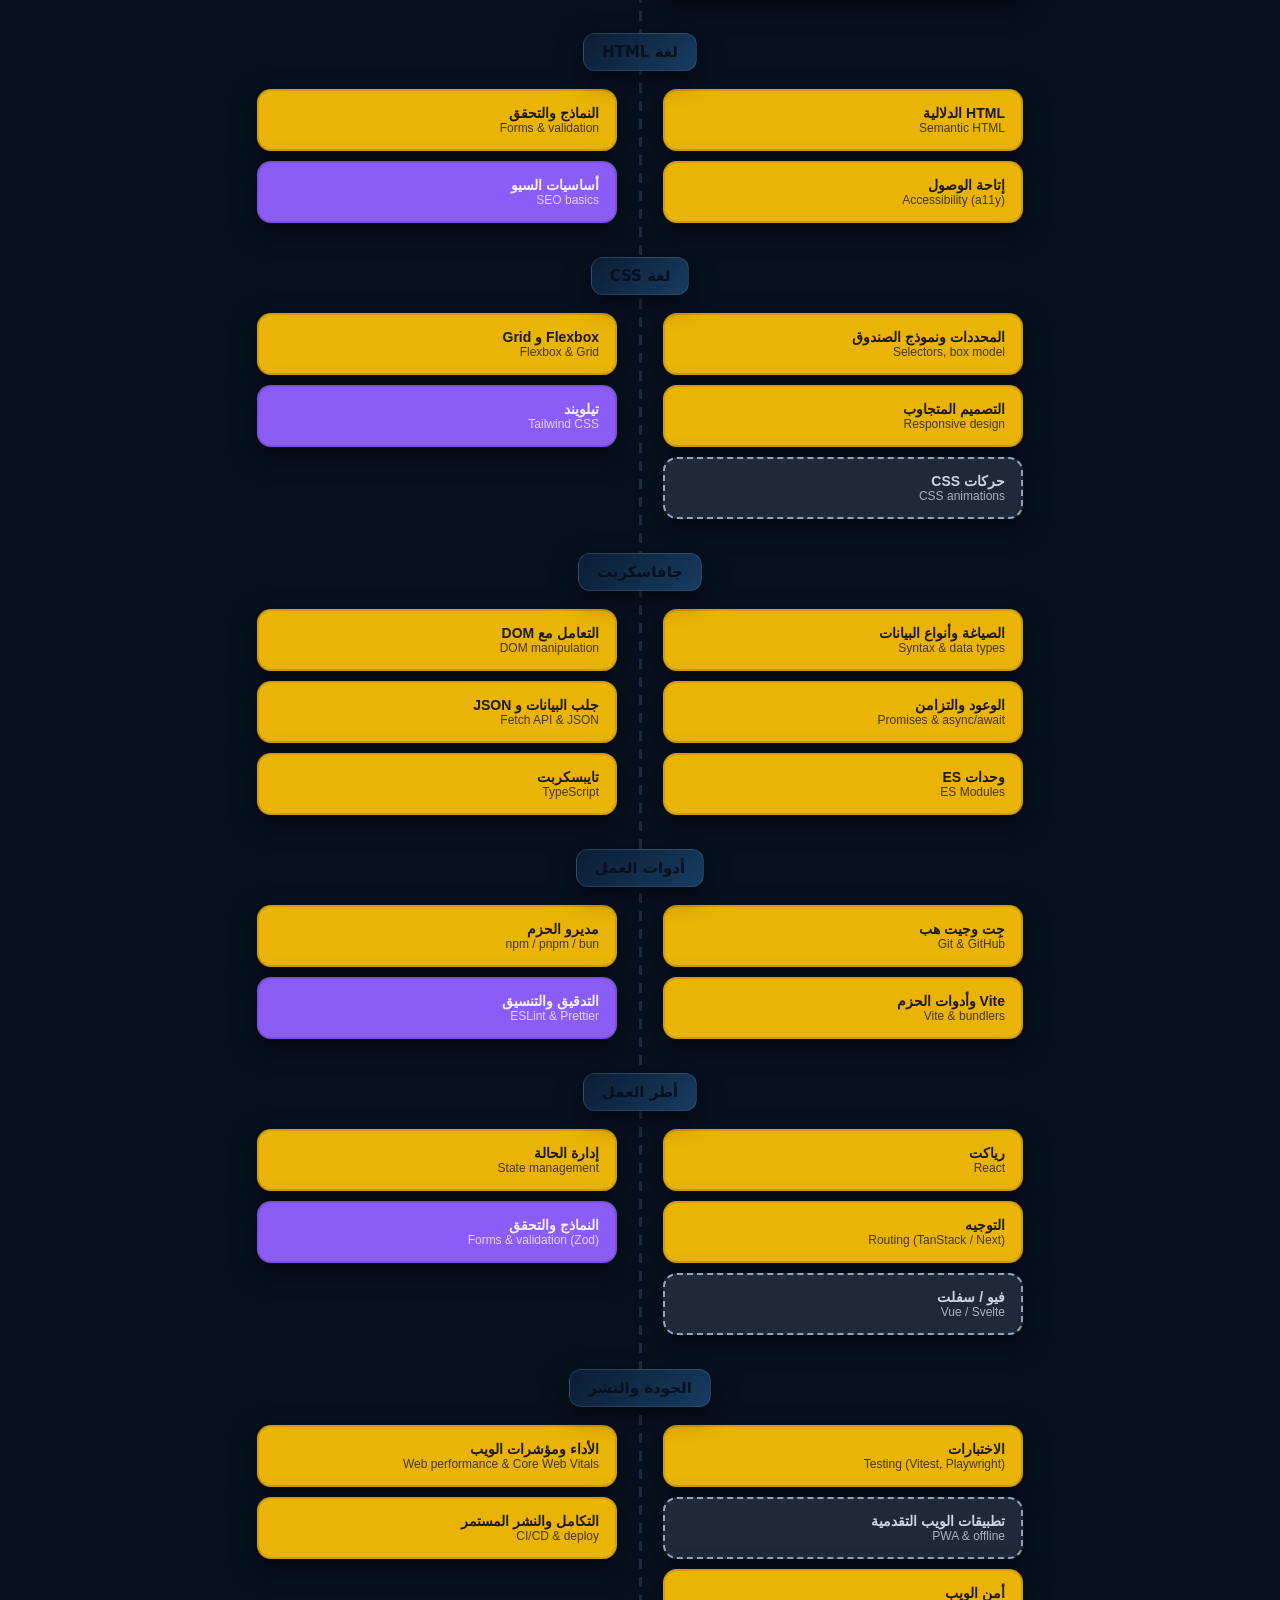
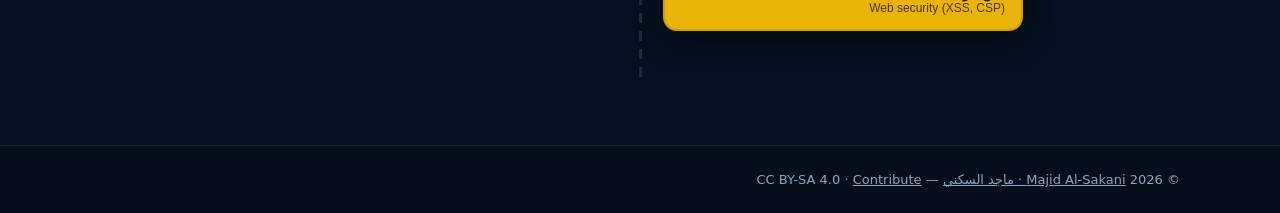
<file: docs/roadmap.html>
<!doctype html>
<html lang="ar" dir="rtl" data-theme="light">
<head>
    <meta name="google-site-verification" content="HIClLcE078yxVCPtmDK58sQ6r2YtCtYg_ggzSwcet84" />

<meta charset="utf-8" />
<meta name="viewport" content="width=device-width,initial-scale=1" />
<title>Interactive Developer Roadmap — خريطة تعلّم تفاعلية | Majid Al-Sakani</title>
<meta name="description" content="Interactive, bilingual (Arabic/English) developer roadmap with progress tracking, free resources and stage-by-stage guidance. خريطة تعلّم برمجية تفاعلية بالعربية والإنجليزية." />
<meta name="author" content="Majid Al-Sakani — ماجد السكني" />
<meta name="keywords" content="developer roadmap, خريطة تعلم البرمجة, Majid Al-Sakani, ماجد السكني, professional software engineer roadmap, مسار المبرمج المحترف, roadmap عربي" />
<meta property="og:site_name" content="Developer Roadmaps by Majid Al-Sakani" />
<link rel="canonical" href="https://majid-alsakani.github.io/developer-roadmap/roadmap.html" />
<meta property="og:type" content="article" />
<meta property="og:title" content="Interactive Developer Roadmap — خريطة تعلّم تفاعلية" />
<meta property="og:description" content="Bilingual interactive roadmaps: Frontend, Backend, Python, DevOps, AI Agents, Full Stack, Mobile, Data." />
<meta name="twitter:card" content="summary_large_image" />
<link rel="icon" type="image/png" sizes="96x96" href="./favicon-96.png" />
<link rel="apple-touch-icon" sizes="180x180" href="./apple-touch-icon.png" />
<link rel="stylesheet" href="./assets/roadmap.css" />
<link rel="stylesheet" href="./assets/roadmap-premium.css" />
</head>
<body>
<header class="top"><div class="wrap topbar roadmap-topbar">
  <a class="brand" href="./index.html" aria-label="Developer Roadmaps by Majid Al-Sakani"><span class="brand-mark" aria-hidden="true"><svg viewBox="0 0 32 32" fill="none"><path d="M5 7.5 16 3l11 4.5v17L16 29 5 24.5v-17Z" stroke="currentColor" stroke-width="1.8"/><path d="M9 10.5 16 8l7 2.5v10L16 23l-7-2.5v-10Z" stroke="currentColor" stroke-width="1.4"/><path d="M10 16h4m4 0h4M16 8v15" stroke="currentColor" stroke-width="1.5"/></svg></span><span class="brand-copy"><b class="brand-name">ماجد السكني</b><small class="brand-sub">خرائط تعلّم البرمجة</small></span></a>
  <span class="spacer"></span>
  <div class="roadmap-actions"><button class="btn" id="langBtn">English</button><button class="btn" id="themeBtn">🌙</button><a class="btn" href="https://github.com/majid-alsakani/developer-roadmap" target="_blank" rel="noopener">GitHub</a></div>
</div></header>

<main class="wrap">
  <a class="btn" id="backBtn" href="./index.html" style="display:inline-block;margin-top:22px;text-decoration:none">←</a>
  <section class="hero roadmap-hero"><div class="roadmap-hero-copy"><span class="roadmap-kicker" id="roadKicker"></span><h1 id="h1"></h1><p id="lead"></p><div class="roadmap-hero-meta" id="heroMeta"></div></div><div class="roadmap-hero-visual" id="heroVisual" aria-hidden="true"></div></section>

  <div class="progress">
    <strong id="progLabel"></strong>
    <span class="bar"><i id="bar"></i></span>
    <strong id="pct">0%</strong>
    <span style="color:var(--muted);font-size:13px" id="counts"></span>
    <span class="save-note" id="saveNote">Your progress is saved on this device.</span>
    <button class="btn" id="resetBtn"></button>
  </div>
  <div class="legend" id="legend"></div>
  <section class="path-quiz-bar" id="pathQuizBar" hidden aria-live="polite"><div><span class="roadmap-kicker" id="pathQuizKicker"></span><h2 id="pathQuizTitle"></h2><p id="pathQuizText"></p></div><button class="btn btn-primary" id="pathQuizStart" type="button"></button></section>
  <section class="education-panel" id="educationPanel" hidden><div class="education-head"><div><span class="roadmap-kicker" id="educationKicker"></span><h2 id="educationTitle"></h2><p id="educationMethod"></p></div><div class="education-rules" id="educationRules"></div></div><div class="education-projects" id="educationProjects"></div></section>

  <div class="map" id="map"></div>
</main>

<div class="scrim" id="scrim"></div>
<aside class="drawer" id="drawer" aria-label="topic details">
  <div class="dhead">
    <span class="tag" id="dTag"></span>
    <h3 id="dTitle"></h3>
    <div style="color:var(--muted);font-size:13px" id="dAlt"></div>
    <button class="btn" id="dClose" style="margin-top:12px">✕</button>
  </div>
  <div class="dbody">
    <p style="font-size:14px;line-height:1.7" id="dNote"></p>
    <div class="tag" id="dMark"></div>
    <div class="states" id="dStates"></div>
    <section class="quiz-panel" id="quizPanel" hidden aria-live="polite">
      <div class="quiz-heading"><span class="quiz-icon">✓</span><div><h4 id="quizTitle"></h4><p id="quizIntro"></p></div></div>
      <div id="quizContent"></div>
    </section>
    <h4 id="dMediaTitle" style="margin:22px 0 10px"></h4>
    <div class="media-list" id="dMedia"></div>
    <h4 id="dResTitle" style="margin:22px 0 10px"></h4>
    <div class="res" id="dRes"></div>
  </div>
</aside>

<section class="path-quiz-modal" id="pathQuizModal" hidden role="dialog" aria-modal="true" aria-labelledby="pathQuizModalTitle"><div class="path-quiz-dialog"><div class="path-quiz-dialog-head"><div><span class="roadmap-kicker" id="pathQuizModalKicker"></span><h2 id="pathQuizModalTitle"></h2></div><button class="btn" id="pathQuizClose" type="button">✕</button></div><div id="pathQuizContent"></div></div></section>

<footer><div class="wrap">© <span id="y"></span> <a href="https://github.com/majid-alsakani">Majid Al-Sakani · ماجد السكني</a> — CC BY-SA 4.0 · <a href="https://github.com/majid-alsakani/developer-roadmap">Contribute</a></div></footer>
<script>document.getElementById('y').textContent=new Date().getFullYear()</script>
<script src="./assets/supabase-config.js"></script>
<script src="./assets/sync.js"></script>
<script src="./assets/roadmap.js"></script>
</body></html>
</file>
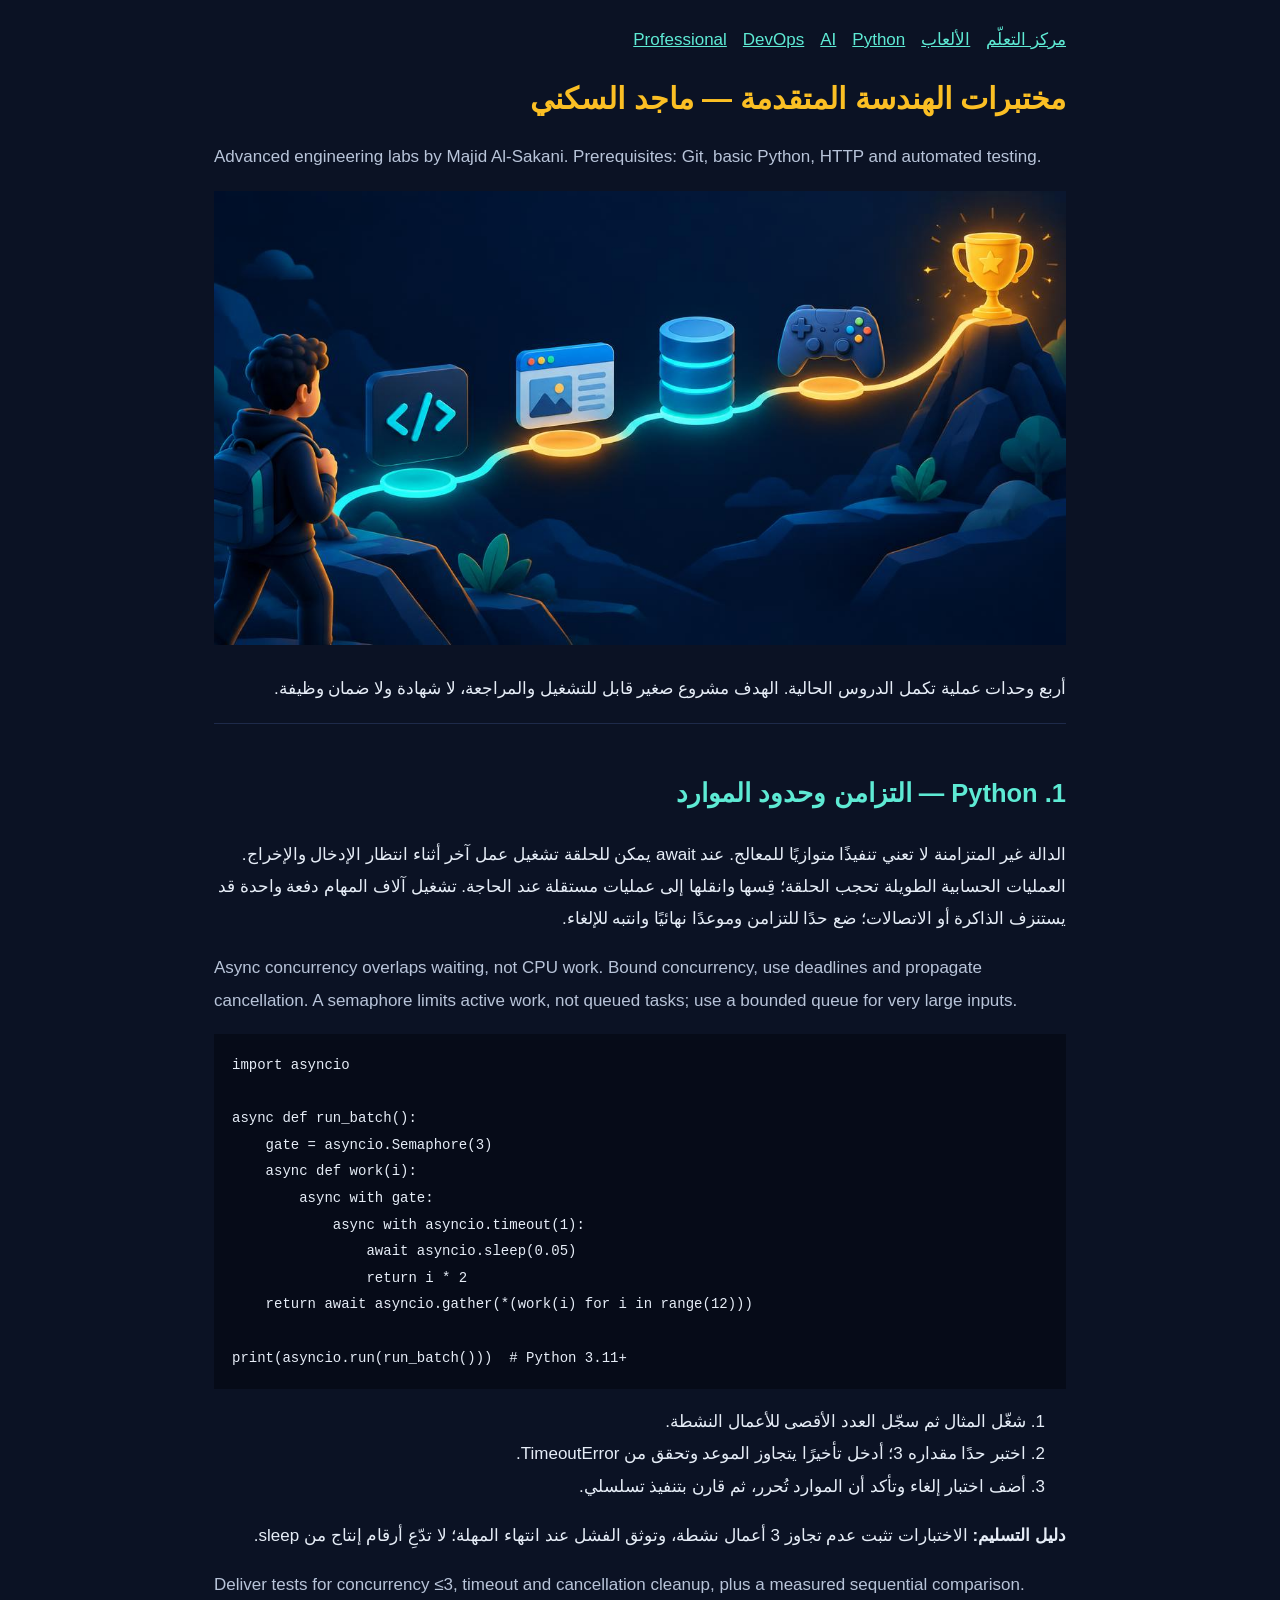
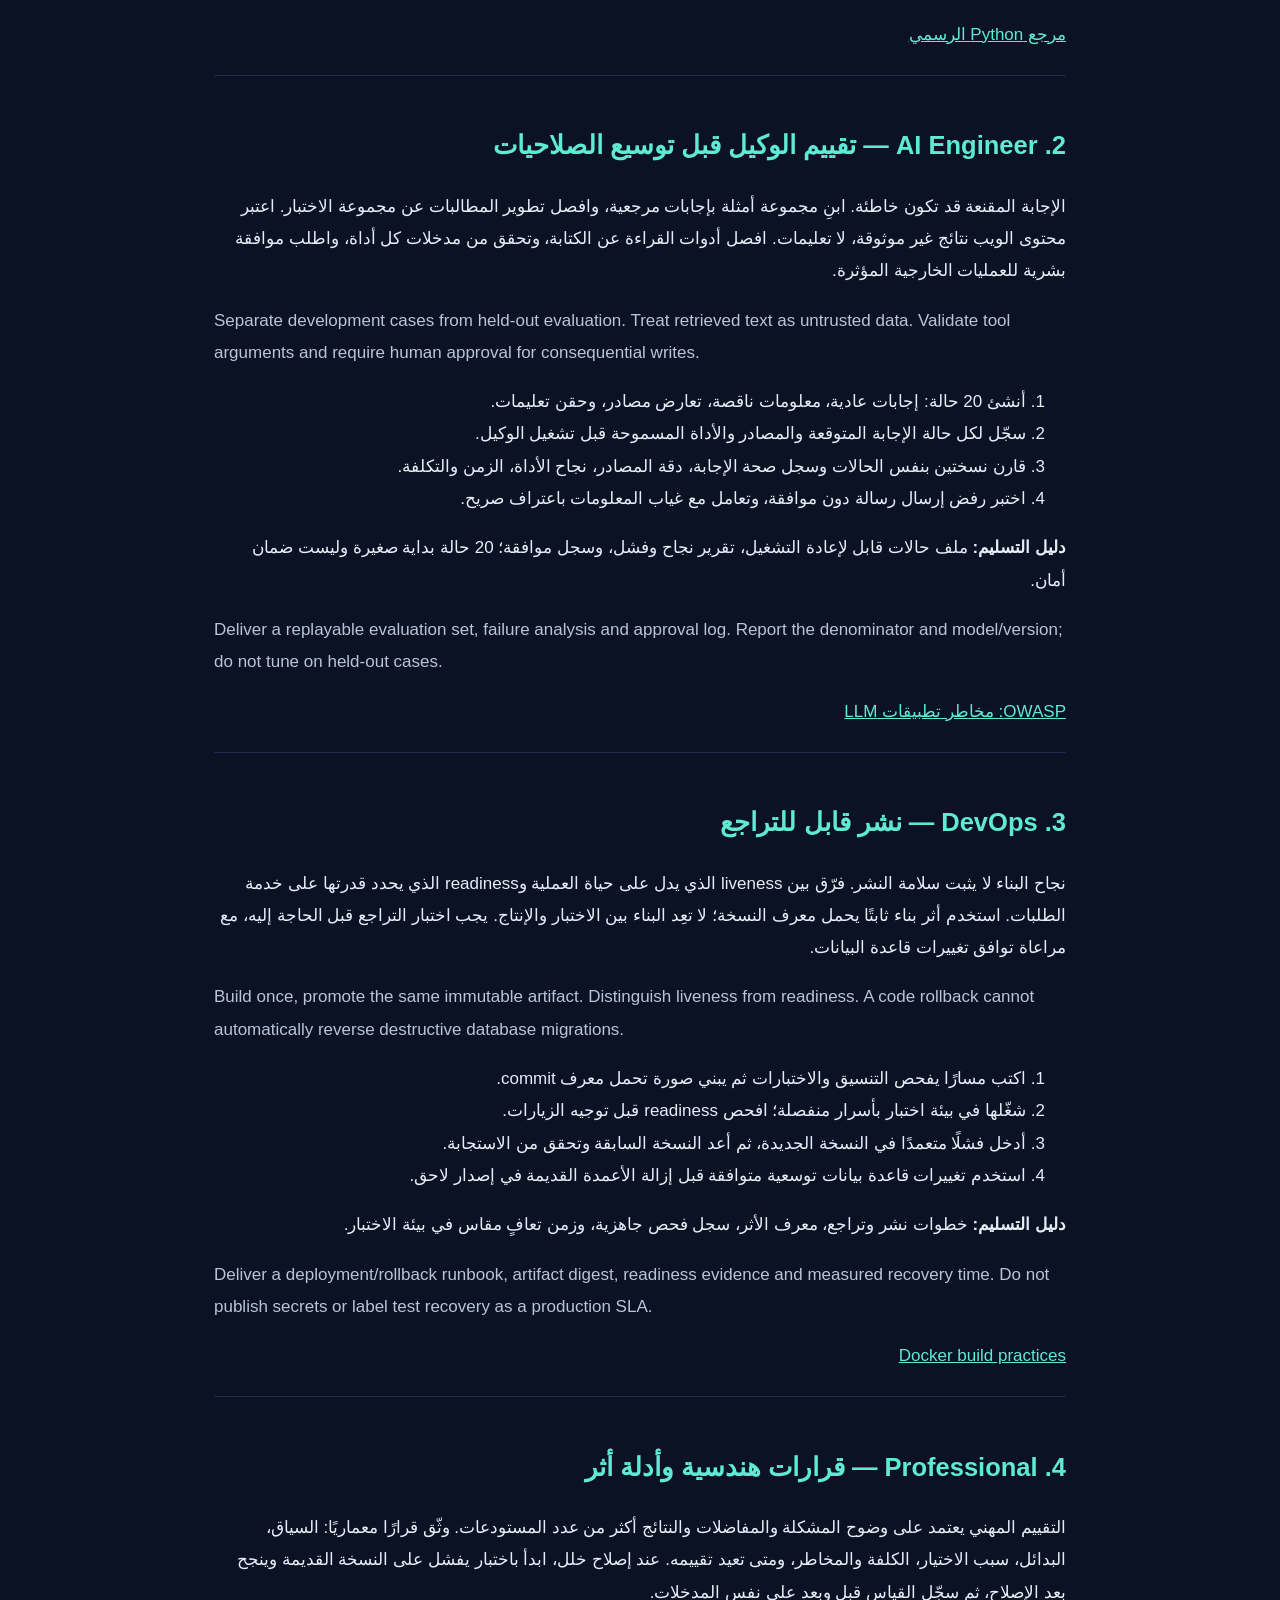
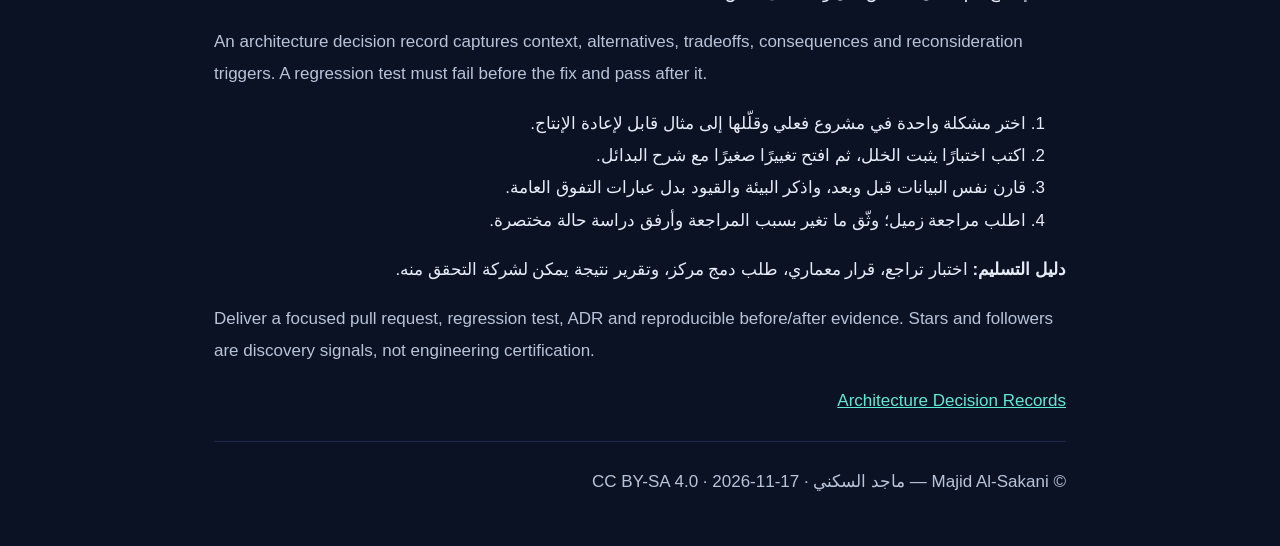
<file: docs/learn/advanced-labs.html>
<!doctype html><html lang="ar" dir="rtl"><head><meta charset="utf-8"><meta name="viewport" content="width=device-width,initial-scale=1"><title>مختبرات Python وAI وDevOps والهندسة المهنية | ماجد السكني</title><meta name="description" content="أربعة مختبرات عملية بالعربية والإنجليزية: التزامن، تقييم وكلاء الذكاء الاصطناعي، النشر الآمن وقرارات التصميم مع أدلة قابلة للمراجعة."><link rel="canonical" href="https://majid-alsakani.github.io/developer-roadmap/learn/advanced-labs.html"><meta property="og:title" content="مختبرات الهندسة المتقدمة — ماجد السكني"><meta property="og:description" content="Python, AI evaluation, DevOps and professional engineering: practical labs with reviewable evidence."><meta property="og:type" content="article"><meta name="twitter:card" content="summary_large_image"><meta property="og:image" content="https://majid-alsakani.github.io/developer-roadmap/assets/img/learn-og.jpg"><meta name="twitter:image" content="https://majid-alsakani.github.io/developer-roadmap/assets/img/learn-og.jpg"><style>:root{--page:#0b1224;--ink:#e6edf7;--muted:#b8c4d9;--link:#5eead4;--line:#1e2a4a;--code:#060b18;--title:#fbbf24}*{box-sizing:border-box}body{margin:0;background:var(--page);color:var(--ink);font:17px/1.9 'Segoe UI',Tahoma,sans-serif;letter-spacing:0}main{max-width:900px;margin:auto;padding:24px}a{color:var(--link)}h1{font-size:30px;line-height:1.5;color:var(--title)}h2{color:var(--link)}section{border-top:1px solid var(--line);padding:24px 0}.en,pre{direction:ltr;text-align:left}.en{color:var(--muted)}pre{background:var(--code);padding:18px;overflow:auto;font-size:14px}nav{display:flex;flex-wrap:wrap;gap:16px}img{width:100%;height:auto}footer{border-top:1px solid var(--line);padding:24px 0;color:var(--muted)}</style></head><body><main><nav><a href="../learn.html">مركز التعلّم</a><a href="../games.html">الألعاب</a><a href="#python">Python</a><a href="#ai">AI</a><a href="#devops">DevOps</a><a href="#professional">Professional</a></nav><h1>مختبرات الهندسة المتقدمة — ماجد السكني</h1><p class="en">Advanced engineering labs by Majid Al-Sakani. Prerequisites: Git, basic Python, HTTP and automated testing.</p><img src="../assets/img/learn-og.jpg" alt="التعلم الهندسي المتقدم" width="1200" height="630"><p>أربع وحدات عملية تكمل الدروس الحالية. الهدف مشروع صغير قابل للتشغيل والمراجعة، لا شهادة ولا ضمان وظيفة.</p><section id="python"><h2>1. Python — التزامن وحدود الموارد</h2><p>الدالة غير المتزامنة لا تعني تنفيذًا متوازيًا للمعالج. عند await يمكن للحلقة تشغيل عمل آخر أثناء انتظار الإدخال والإخراج. العمليات الحسابية الطويلة تحجب الحلقة؛ قِسها وانقلها إلى عمليات مستقلة عند الحاجة. تشغيل آلاف المهام دفعة واحدة قد يستنزف الذاكرة أو الاتصالات؛ ضع حدًا للتزامن وموعدًا نهائيًا وانتبه للإلغاء.</p><p class="en">Async concurrency overlaps waiting, not CPU work. Bound concurrency, use deadlines and propagate cancellation. A semaphore limits active work, not queued tasks; use a bounded queue for very large inputs.</p><pre><code>import asyncio

async def run_batch():
    gate = asyncio.Semaphore(3)
    async def work(i):
        async with gate:
            async with asyncio.timeout(1):
                await asyncio.sleep(0.05)
                return i * 2
    return await asyncio.gather(*(work(i) for i in range(12)))

print(asyncio.run(run_batch()))  # Python 3.11+
</code></pre><ol><li>شغّل المثال ثم سجّل العدد الأقصى للأعمال النشطة.</li><li>اختبر حدًا مقداره 3؛ أدخل تأخيرًا يتجاوز الموعد وتحقق من TimeoutError.</li><li>أضف اختبار إلغاء وتأكد أن الموارد تُحرر، ثم قارن بتنفيذ تسلسلي.</li></ol><p><b>دليل التسليم:</b> الاختبارات تثبت عدم تجاوز 3 أعمال نشطة، وتوثق الفشل عند انتهاء المهلة؛ لا تدّعِ أرقام إنتاج من sleep.</p><p class="en">Deliver tests for concurrency ≤3, timeout and cancellation cleanup, plus a measured sequential comparison.</p><a href="https://docs.python.org/3/library/asyncio-task.html">مرجع Python الرسمي</a></section><section id="ai"><h2>2. AI Engineer — تقييم الوكيل قبل توسيع الصلاحيات</h2><p>الإجابة المقنعة قد تكون خاطئة. ابنِ مجموعة أمثلة بإجابات مرجعية، وافصل تطوير المطالبات عن مجموعة الاختبار. اعتبر محتوى الويب نتائج غير موثوقة، لا تعليمات. افصل أدوات القراءة عن الكتابة، وتحقق من مدخلات كل أداة، واطلب موافقة بشرية للعمليات الخارجية المؤثرة.</p><p class="en">Separate development cases from held-out evaluation. Treat retrieved text as untrusted data. Validate tool arguments and require human approval for consequential writes.</p><ol><li>أنشئ 20 حالة: إجابات عادية، معلومات ناقصة، تعارض مصادر، وحقن تعليمات.</li><li>سجّل لكل حالة الإجابة المتوقعة والمصادر والأداة المسموحة قبل تشغيل الوكيل.</li><li>قارن نسختين بنفس الحالات وسجل صحة الإجابة، دقة المصادر، نجاح الأداة، الزمن والتكلفة.</li><li>اختبر رفض إرسال رسالة دون موافقة، وتعامل مع غياب المعلومات باعتراف صريح.</li></ol><p><b>دليل التسليم:</b> ملف حالات قابل لإعادة التشغيل، تقرير نجاح وفشل، وسجل موافقة؛ 20 حالة بداية صغيرة وليست ضمان أمان.</p><p class="en">Deliver a replayable evaluation set, failure analysis and approval log. Report the denominator and model/version; do not tune on held-out cases.</p><a href="https://owasp.org/www-project-top-10-for-large-language-model-applications/">OWASP: مخاطر تطبيقات LLM</a></section><section id="devops"><h2>3. DevOps — نشر قابل للتراجع</h2><p>نجاح البناء لا يثبت سلامة النشر. فرّق بين liveness الذي يدل على حياة العملية وreadiness الذي يحدد قدرتها على خدمة الطلبات. استخدم أثر بناء ثابتًا يحمل معرف النسخة؛ لا تعِد البناء بين الاختبار والإنتاج. يجب اختبار التراجع قبل الحاجة إليه، مع مراعاة توافق تغييرات قاعدة البيانات.</p><p class="en">Build once, promote the same immutable artifact. Distinguish liveness from readiness. A code rollback cannot automatically reverse destructive database migrations.</p><ol><li>اكتب مسارًا يفحص التنسيق والاختبارات ثم يبني صورة تحمل معرف commit.</li><li>شغّلها في بيئة اختبار بأسرار منفصلة؛ افحص readiness قبل توجيه الزيارات.</li><li>أدخل فشلًا متعمدًا في النسخة الجديدة، ثم أعد النسخة السابقة وتحقق من الاستجابة.</li><li>استخدم تغييرات قاعدة بيانات توسعية متوافقة قبل إزالة الأعمدة القديمة في إصدار لاحق.</li></ol><p><b>دليل التسليم:</b> خطوات نشر وتراجع، معرف الأثر، سجل فحص جاهزية، وزمن تعافٍ مقاس في بيئة الاختبار.</p><p class="en">Deliver a deployment/rollback runbook, artifact digest, readiness evidence and measured recovery time. Do not publish secrets or label test recovery as a production SLA.</p><a href="https://docs.docker.com/build/building/best-practices/">Docker build practices</a></section><section id="professional"><h2>4. Professional — قرارات هندسية وأدلة أثر</h2><p>التقييم المهني يعتمد على وضوح المشكلة والمفاضلات والنتائج أكثر من عدد المستودعات. وثّق قرارًا معماريًا: السياق، البدائل، سبب الاختيار، الكلفة والمخاطر، ومتى تعيد تقييمه. عند إصلاح خلل، ابدأ باختبار يفشل على النسخة القديمة وينجح بعد الإصلاح، ثم سجّل القياس قبل وبعد على نفس المدخلات.</p><p class="en">An architecture decision record captures context, alternatives, tradeoffs, consequences and reconsideration triggers. A regression test must fail before the fix and pass after it.</p><ol><li>اختر مشكلة واحدة في مشروع فعلي وقلّلها إلى مثال قابل لإعادة الإنتاج.</li><li>اكتب اختبارًا يثبت الخلل، ثم افتح تغييرًا صغيرًا مع شرح البدائل.</li><li>قارن نفس البيانات قبل وبعد، واذكر البيئة والقيود بدل عبارات التفوق العامة.</li><li>اطلب مراجعة زميل؛ وثّق ما تغير بسبب المراجعة وأرفق دراسة حالة مختصرة.</li></ol><p><b>دليل التسليم:</b> اختبار تراجع، قرار معماري، طلب دمج مركز، وتقرير نتيجة يمكن لشركة التحقق منه.</p><p class="en">Deliver a focused pull request, regression test, ADR and reproducible before/after evidence. Stars and followers are discovery signals, not engineering certification.</p><a href="https://adr.github.io/">Architecture Decision Records</a></section><footer>© Majid Al-Sakani — ماجد السكني · CC BY-SA 4.0 · 2026-11-17</footer></main></body></html>
</file>
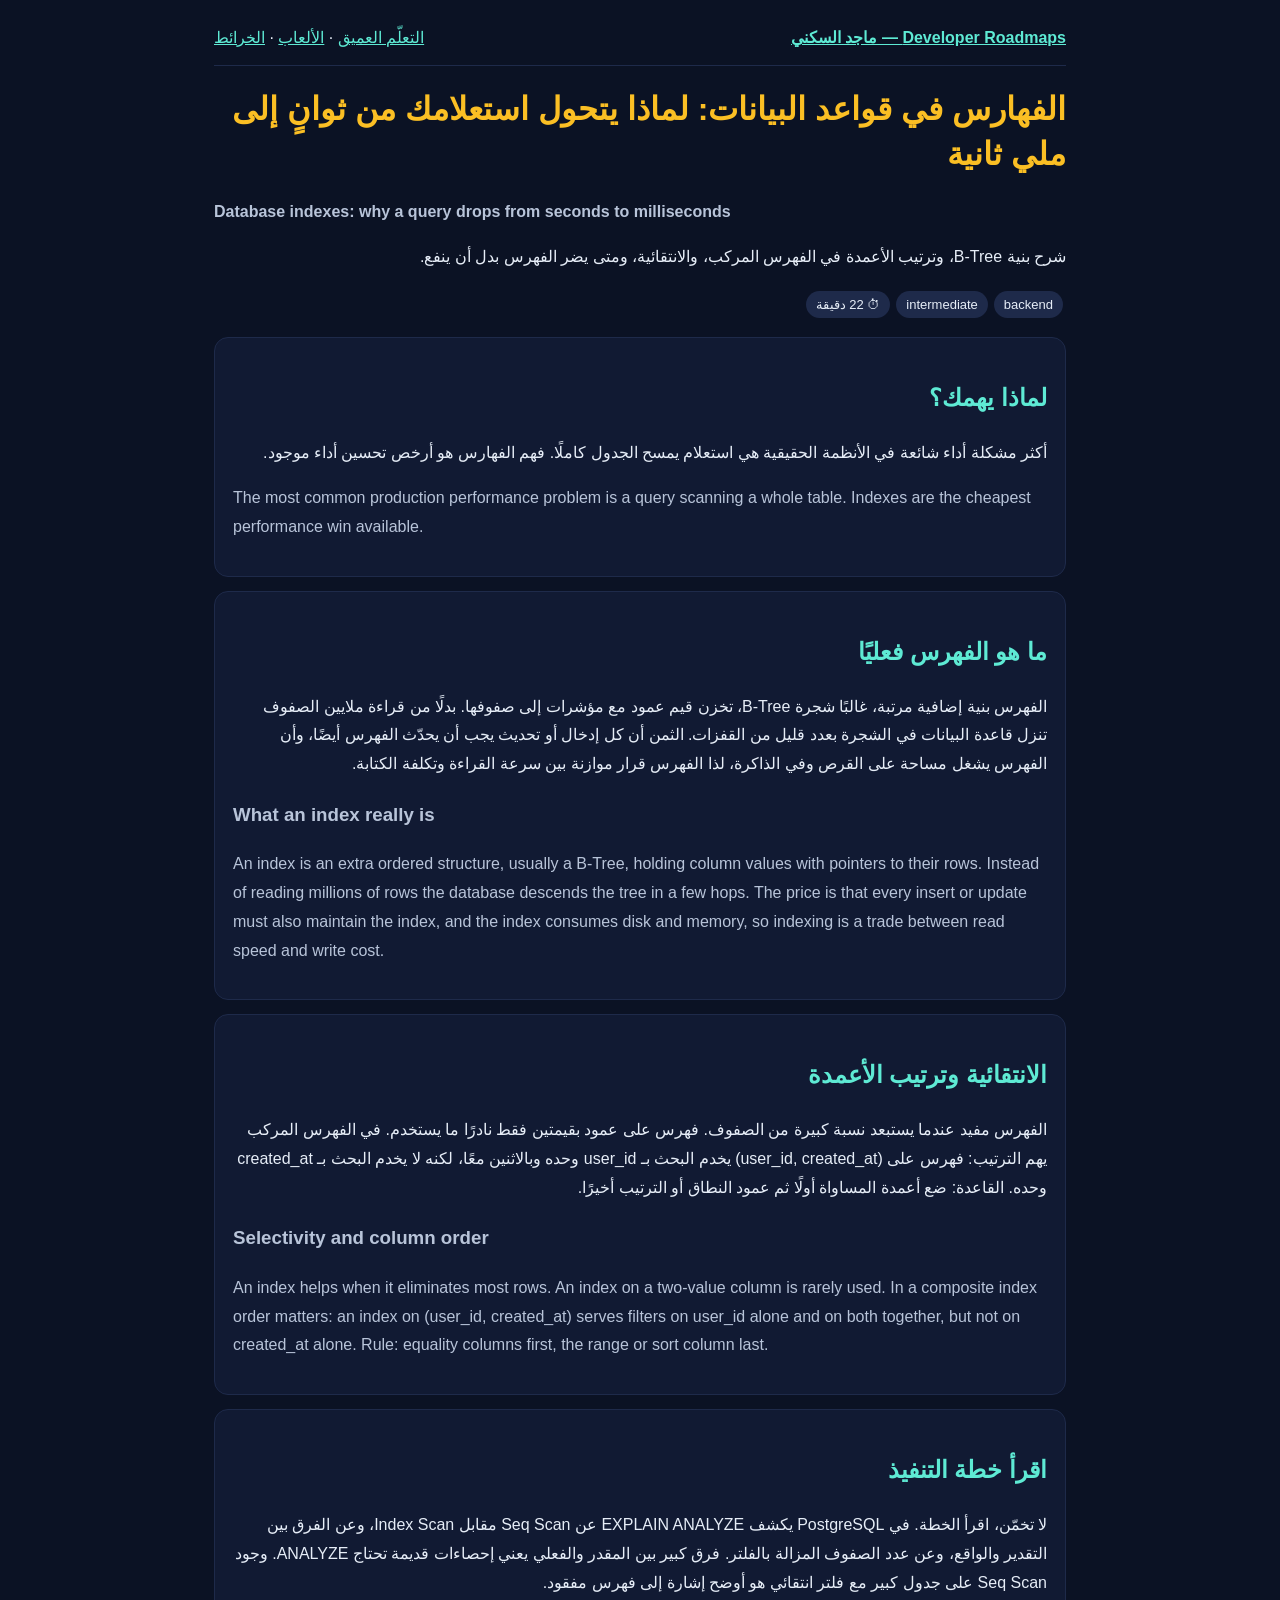
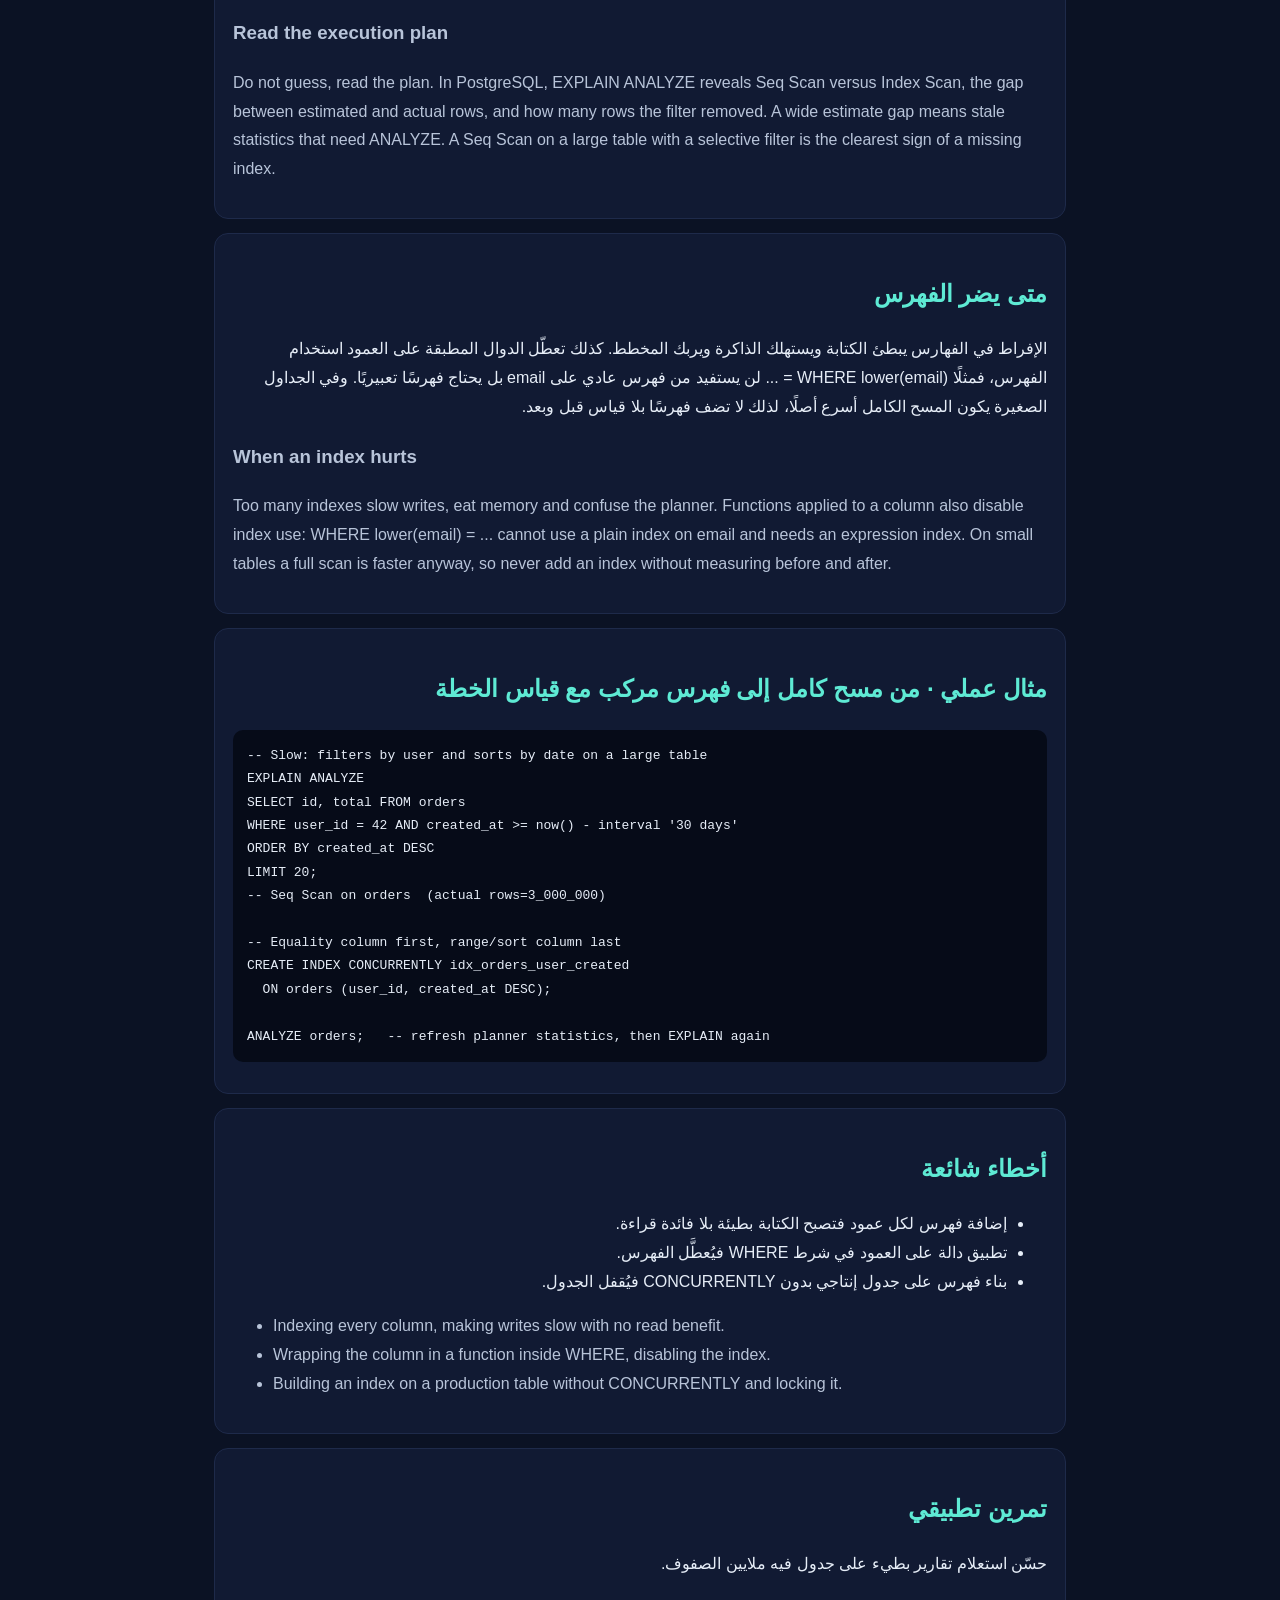
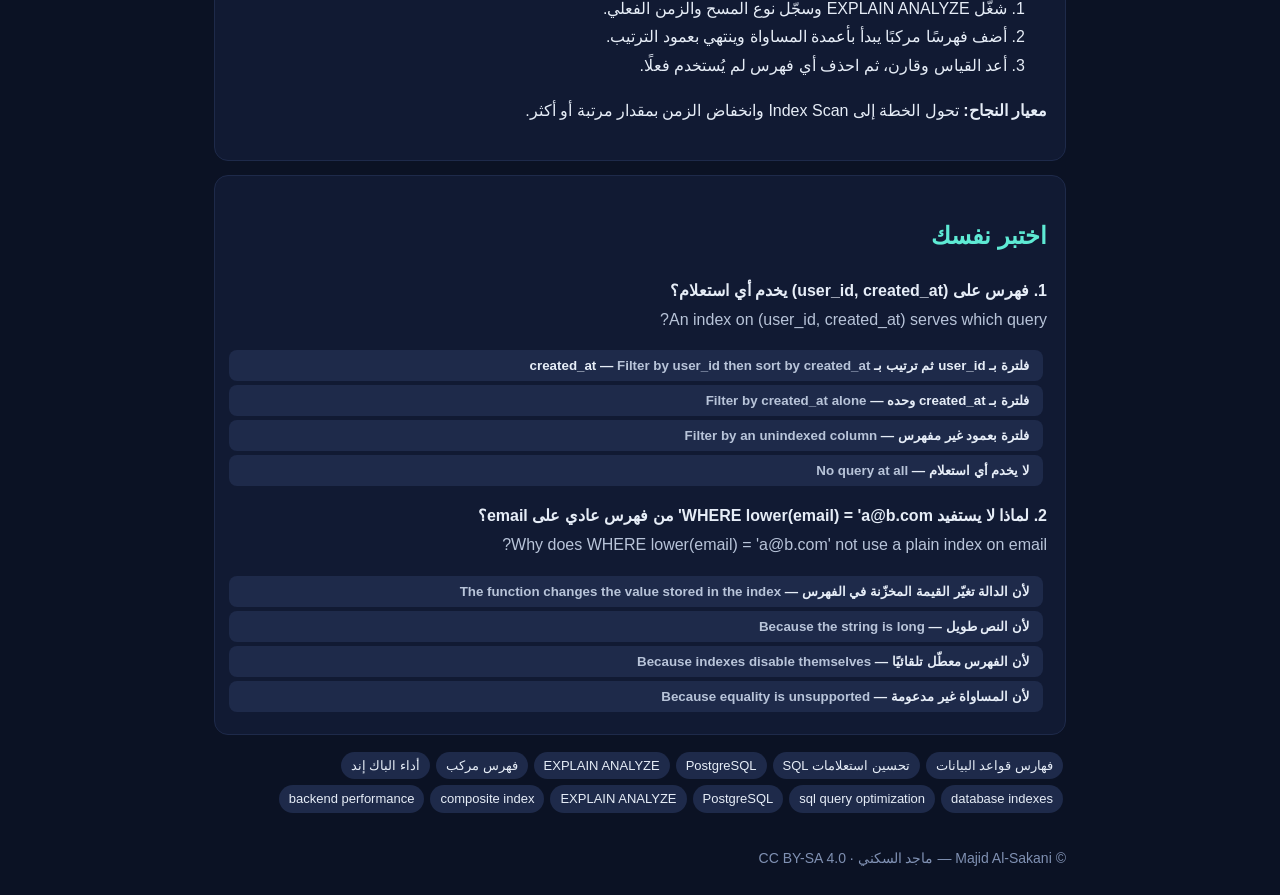
<file: docs/learn/be-indexes.html>
<!doctype html><html lang="ar" dir="rtl"><head><meta charset="utf-8"><meta name="viewport" content="width=device-width,initial-scale=1">
<title>الفهارس في قواعد البيانات: لماذا يتحول استعلامك من ثوانٍ إلى ملي ثانية | Database indexes: why a query drops from seconds to milliseconds — ماجد السكني</title><meta name="description" content="شرح بنية B-Tree، وترتيب الأعمدة في الفهرس المركب، والانتقائية، ومتى يضر الفهرس بدل أن ينفع. How B-Tree indexes work, column order in composite indexes, selectivity, and when an index hurts instead of helps."><meta name="author" content="Majid Al-Sakani — ماجد السكني">
<link rel="canonical" href="https://majid-alsakani.github.io/developer-roadmap/learn/be-indexes.html"><meta property="og:type" content="article"><meta property="og:title" content="الفهارس في قواعد البيانات: لماذا يتحول استعلامك من ثوانٍ إلى ملي ثانية | Database indexes: why a query drops from seconds to milliseconds — ماجد السكني"><meta property="og:description" content="شرح بنية B-Tree، وترتيب الأعمدة في الفهرس المركب، والانتقائية، ومتى يضر الفهرس بدل أن ينفع. How B-Tree indexes work, column order in composite indexes, selectivity, and when an index hurts instead of helps."><meta property="og:url" content="https://majid-alsakani.github.io/developer-roadmap/learn/be-indexes.html"><meta property="og:image" content="https://majid-alsakani.github.io/developer-roadmap/assets/img/learn-og.jpg"><meta name="twitter:image" content="https://majid-alsakani.github.io/developer-roadmap/assets/img/learn-og.jpg"><meta name="twitter:card" content="summary_large_image">
<link rel="icon" href="../favicon.ico"><style>*{box-sizing:border-box}body{margin:0;font-family:'Segoe UI',Tahoma,sans-serif;background:#0b1224;color:#e6edf7;line-height:1.8}a{color:#5eead4}.w{max-width:900px;margin:auto;padding:24px}header{display:flex;gap:16px;flex-wrap:wrap;justify-content:space-between;align-items:center;border-bottom:1px solid #1e2a4a;padding-bottom:12px}.card{background:#111a33;border:1px solid #1e2a4a;border-radius:14px;padding:18px;margin:14px 0}h1{color:#fbbf24;line-height:1.4}h2{color:#5eead4}pre{background:#060b18;padding:14px;border-radius:10px;overflow:auto;direction:ltr;text-align:left}.en{direction:ltr;text-align:left;color:#b8c4d9}.tag{display:inline-block;background:#1e2a4a;border-radius:20px;padding:2px 10px;margin:3px;font-size:13px}button{background:#14b8a6;color:#06121f;border:0;border-radius:8px;padding:8px 14px;margin:4px;cursor:pointer;font-weight:700}button.o{background:#1e2a4a;color:#e6edf7;display:block;width:100%;text-align:start}.ok{background:#16a34a!important;color:#fff!important}.bad{background:#dc2626!important;color:#fff!important}img{max-width:100%;border-radius:14px}footer{margin-top:30px;color:#8091b3;font-size:14px}</style><script type="application/ld+json">{"@context": "https://schema.org", "@type": "LearningResource", "name": "الفهارس في قواعد البيانات: لماذا يتحول استعلامك من ثوانٍ إلى ملي ثانية", "alternateName": "Database indexes: why a query drops from seconds to milliseconds", "description": "شرح بنية B-Tree، وترتيب الأعمدة في الفهرس المركب، والانتقائية، ومتى يضر الفهرس بدل أن ينفع.", "inLanguage": ["ar", "en"], "timeRequired": "PT22M", "educationalLevel": "intermediate", "keywords": "database indexes, sql query optimization, PostgreSQL, EXPLAIN ANALYZE, composite index, backend performance", "author": {"@type": "Person", "name": "Majid Al-Sakani", "alternateName": "ماجد السكني", "url": "https://github.com/majid-alsakani"}, "url": "https://majid-alsakani.github.io/developer-roadmap/learn/be-indexes.html"}</script></head>
<body><div class="w"><header><a href="../index.html"><b>Developer Roadmaps — ماجد السكني</b></a><nav><a href="../learn.html">التعلّم العميق</a> · <a href="../games.html">الألعاب</a> · <a href="../roadmap.html">الخرائط</a></nav></header><h1>الفهارس في قواعد البيانات: لماذا يتحول استعلامك من ثوانٍ إلى ملي ثانية</h1><p class="en"><b>Database indexes: why a query drops from seconds to milliseconds</b></p><p>شرح بنية B-Tree، وترتيب الأعمدة في الفهرس المركب، والانتقائية، ومتى يضر الفهرس بدل أن ينفع.</p><p><span class="tag">backend</span><span class="tag">intermediate</span><span class="tag">⏱ 22 دقيقة</span></p><div class="card"><h2>لماذا يهمك؟</h2><p>أكثر مشكلة أداء شائعة في الأنظمة الحقيقية هي استعلام يمسح الجدول كاملًا. فهم الفهارس هو أرخص تحسين أداء موجود.</p><p class="en">The most common production performance problem is a query scanning a whole table. Indexes are the cheapest performance win available.</p></div><div class="card"><h2>ما هو الفهرس فعليًا</h2><p>الفهرس بنية إضافية مرتبة، غالبًا شجرة B-Tree، تخزن قيم عمود مع مؤشرات إلى صفوفها. بدلًا من قراءة ملايين الصفوف تنزل قاعدة البيانات في الشجرة بعدد قليل من القفزات. الثمن أن كل إدخال أو تحديث يجب أن يحدّث الفهرس أيضًا، وأن الفهرس يشغل مساحة على القرص وفي الذاكرة، لذا الفهرس قرار موازنة بين سرعة القراءة وتكلفة الكتابة.</p><h3 class="en">What an index really is</h3><p class="en">An index is an extra ordered structure, usually a B-Tree, holding column values with pointers to their rows. Instead of reading millions of rows the database descends the tree in a few hops. The price is that every insert or update must also maintain the index, and the index consumes disk and memory, so indexing is a trade between read speed and write cost.</p></div><div class="card"><h2>الانتقائية وترتيب الأعمدة</h2><p>الفهرس مفيد عندما يستبعد نسبة كبيرة من الصفوف. فهرس على عمود بقيمتين فقط نادرًا ما يستخدم. في الفهرس المركب يهم الترتيب: فهرس على (user_id, created_at) يخدم البحث بـ user_id وحده وبالاثنين معًا، لكنه لا يخدم البحث بـ created_at وحده. القاعدة: ضع أعمدة المساواة أولًا ثم عمود النطاق أو الترتيب أخيرًا.</p><h3 class="en">Selectivity and column order</h3><p class="en">An index helps when it eliminates most rows. An index on a two-value column is rarely used. In a composite index order matters: an index on (user_id, created_at) serves filters on user_id alone and on both together, but not on created_at alone. Rule: equality columns first, the range or sort column last.</p></div><div class="card"><h2>اقرأ خطة التنفيذ</h2><p>لا تخمّن، اقرأ الخطة. في PostgreSQL يكشف EXPLAIN ANALYZE عن Seq Scan مقابل Index Scan، وعن الفرق بين التقدير والواقع، وعن عدد الصفوف المزالة بالفلتر. فرق كبير بين المقدر والفعلي يعني إحصاءات قديمة تحتاج ANALYZE. وجود Seq Scan على جدول كبير مع فلتر انتقائي هو أوضح إشارة إلى فهرس مفقود.</p><h3 class="en">Read the execution plan</h3><p class="en">Do not guess, read the plan. In PostgreSQL, EXPLAIN ANALYZE reveals Seq Scan versus Index Scan, the gap between estimated and actual rows, and how many rows the filter removed. A wide estimate gap means stale statistics that need ANALYZE. A Seq Scan on a large table with a selective filter is the clearest sign of a missing index.</p></div><div class="card"><h2>متى يضر الفهرس</h2><p>الإفراط في الفهارس يبطئ الكتابة ويستهلك الذاكرة ويربك المخطط. كذلك تعطّل الدوال المطبقة على العمود استخدام الفهرس، فمثلًا WHERE lower(email) = ... لن يستفيد من فهرس عادي على email بل يحتاج فهرسًا تعبيريًا. وفي الجداول الصغيرة يكون المسح الكامل أسرع أصلًا، لذلك لا تضف فهرسًا بلا قياس قبل وبعد.</p><h3 class="en">When an index hurts</h3><p class="en">Too many indexes slow writes, eat memory and confuse the planner. Functions applied to a column also disable index use: WHERE lower(email) = ... cannot use a plain index on email and needs an expression index. On small tables a full scan is faster anyway, so never add an index without measuring before and after.</p></div><div class="card"><h2>مثال عملي · من مسح كامل إلى فهرس مركب مع قياس الخطة</h2><pre><code>-- Slow: filters by user and sorts by date on a large table
EXPLAIN ANALYZE
SELECT id, total FROM orders
WHERE user_id = 42 AND created_at &gt;= now() - interval &#x27;30 days&#x27;
ORDER BY created_at DESC
LIMIT 20;
-- Seq Scan on orders  (actual rows=3_000_000)

-- Equality column first, range/sort column last
CREATE INDEX CONCURRENTLY idx_orders_user_created
  ON orders (user_id, created_at DESC);

ANALYZE orders;   -- refresh planner statistics, then EXPLAIN again</code></pre></div><div class="card"><h2>أخطاء شائعة</h2><ul><li>إضافة فهرس لكل عمود فتصبح الكتابة بطيئة بلا فائدة قراءة.</li><li>تطبيق دالة على العمود في شرط WHERE فيُعطَّل الفهرس.</li><li>بناء فهرس على جدول إنتاجي بدون CONCURRENTLY فيُقفل الجدول.</li></ul><ul class="en"><li>Indexing every column, making writes slow with no read benefit.</li><li>Wrapping the column in a function inside WHERE, disabling the index.</li><li>Building an index on a production table without CONCURRENTLY and locking it.</li></ul></div><div class="card"><h2>تمرين تطبيقي</h2><p>حسّن استعلام تقارير بطيء على جدول فيه ملايين الصفوف.</p><ol><li>شغّل EXPLAIN ANALYZE وسجّل نوع المسح والزمن الفعلي.</li><li>أضف فهرسًا مركبًا يبدأ بأعمدة المساواة وينتهي بعمود الترتيب.</li><li>أعد القياس وقارن، ثم احذف أي فهرس لم يُستخدم فعلًا.</li></ol><p><b>معيار النجاح:</b> تحول الخطة إلى Index Scan وانخفاض الزمن بمقدار مرتبة أو أكثر.</p></div><div class="card"><h2>اختبر نفسك</h2><div class="q" data-a="a"><p><b>1. فهرس على (user_id, created_at) يخدم أي استعلام؟</b><br><span class="en">An index on (user_id, created_at) serves which query?</span></p><button class="o" data-id="a">فلترة بـ user_id ثم ترتيب بـ created_at — <span class="en">Filter by user_id then sort by created_at</span></button><button class="o" data-id="b">فلترة بـ created_at وحده — <span class="en">Filter by created_at alone</span></button><button class="o" data-id="c">فلترة بعمود غير مفهرس — <span class="en">Filter by an unindexed column</span></button><button class="o" data-id="d">لا يخدم أي استعلام — <span class="en">No query at all</span></button><p class="x" hidden>الفهرس المركب يُقرأ من اليسار، فيخدم العمود الأول ثم ما يليه.</p></div><div class="q" data-a="a"><p><b>2. لماذا لا يستفيد WHERE lower(email) = &#x27;a@b.com&#x27; من فهرس عادي على email؟</b><br><span class="en">Why does WHERE lower(email) = &#x27;a@b.com&#x27; not use a plain index on email?</span></p><button class="o" data-id="a">لأن الدالة تغيّر القيمة المخزّنة في الفهرس — <span class="en">The function changes the value stored in the index</span></button><button class="o" data-id="b">لأن النص طويل — <span class="en">Because the string is long</span></button><button class="o" data-id="c">لأن الفهرس معطّل تلقائيًا — <span class="en">Because indexes disable themselves</span></button><button class="o" data-id="d">لأن المساواة غير مدعومة — <span class="en">Because equality is unsupported</span></button><p class="x" hidden>يحتاج الأمر فهرسًا تعبيريًا على lower(email).</p></div></div><script>document.querySelectorAll(".q").forEach(q=>q.querySelectorAll("button").forEach(b=>b.onclick=()=>{q.querySelectorAll("button").forEach(x=>x.disabled=true);b.classList.add(b.dataset.id==q.dataset.a?"ok":"bad");q.querySelector(`[data-id="${q.dataset.a}"]`).classList.add("ok");q.querySelector(".x").hidden=false}))</script><div><span class="tag">فهارس قواعد البيانات</span><span class="tag">تحسين استعلامات SQL</span><span class="tag">PostgreSQL</span><span class="tag">EXPLAIN ANALYZE</span><span class="tag">فهرس مركب</span><span class="tag">أداء الباك إند</span><span class="tag">database indexes</span><span class="tag">sql query optimization</span><span class="tag">PostgreSQL</span><span class="tag">EXPLAIN ANALYZE</span><span class="tag">composite index</span><span class="tag">backend performance</span></div>
<footer>© Majid Al-Sakani — ماجد السكني · CC BY-SA 4.0</footer></div></body></html>
</file>
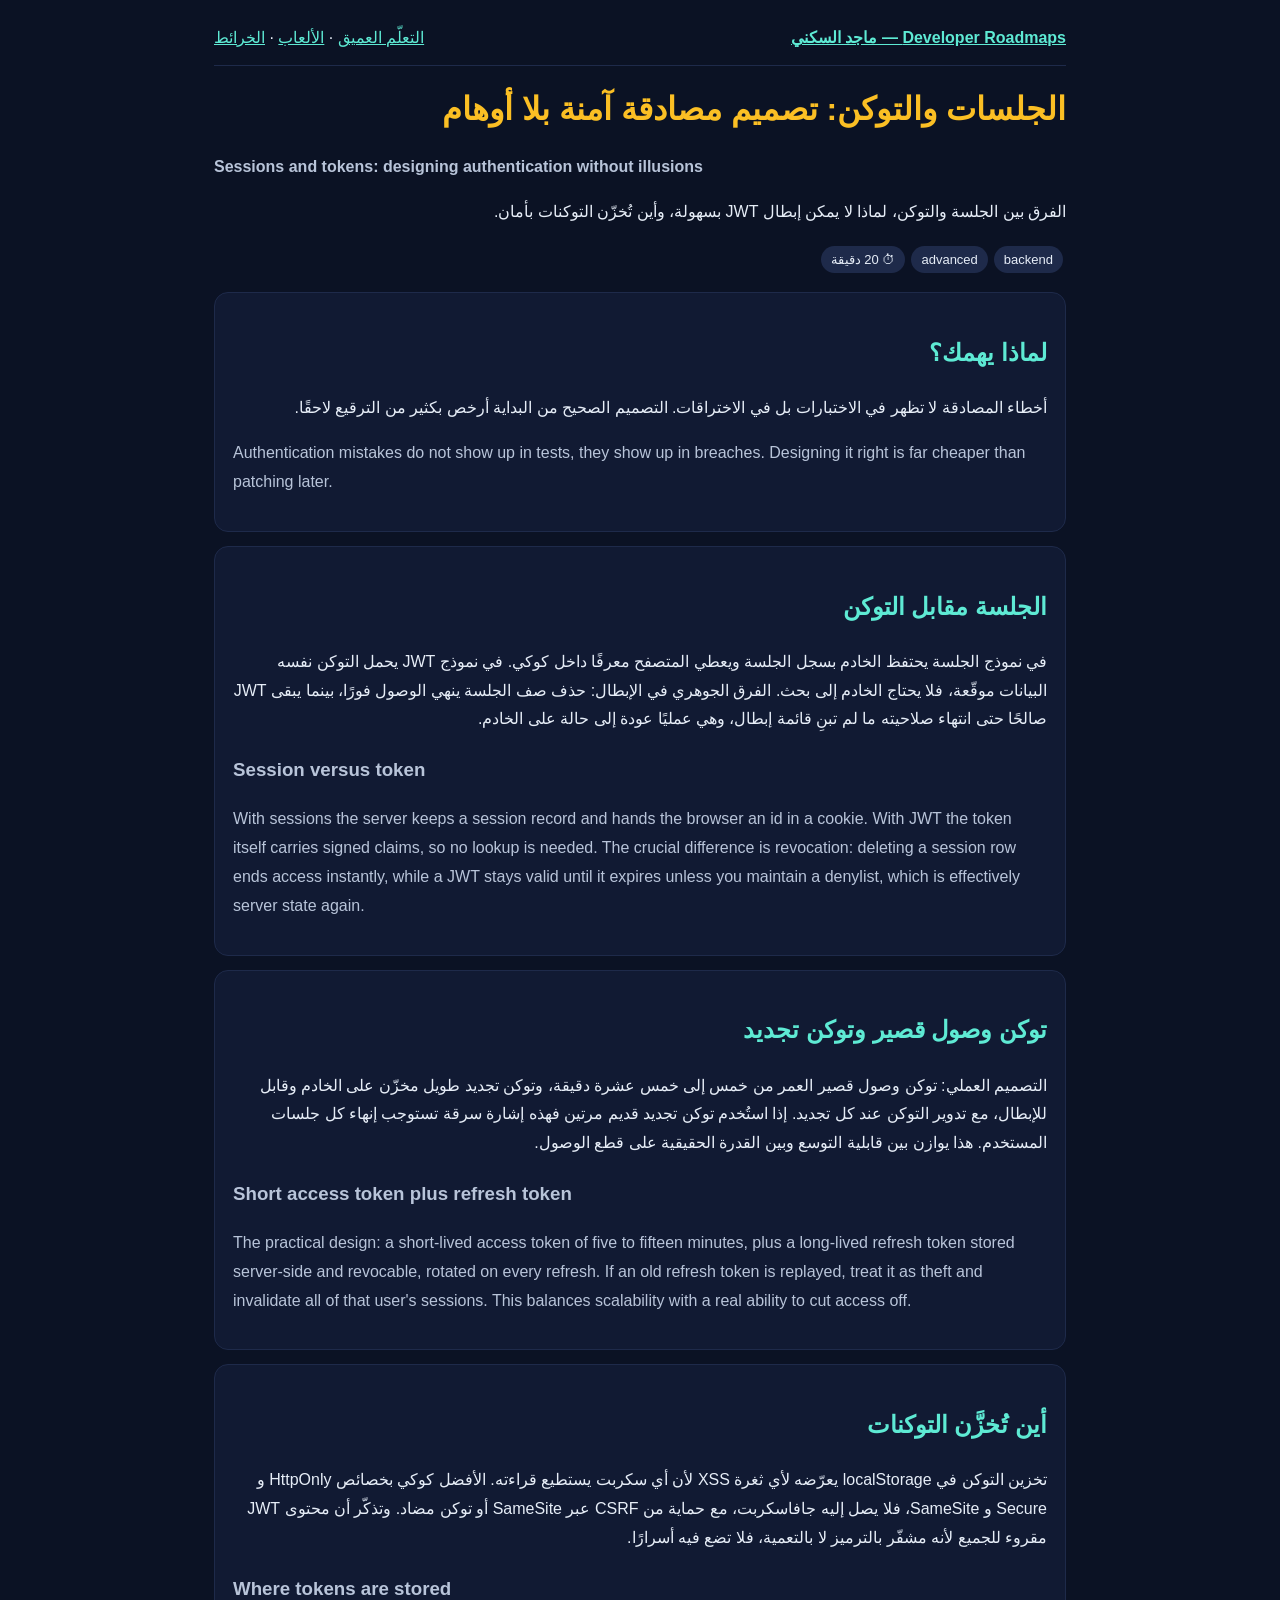
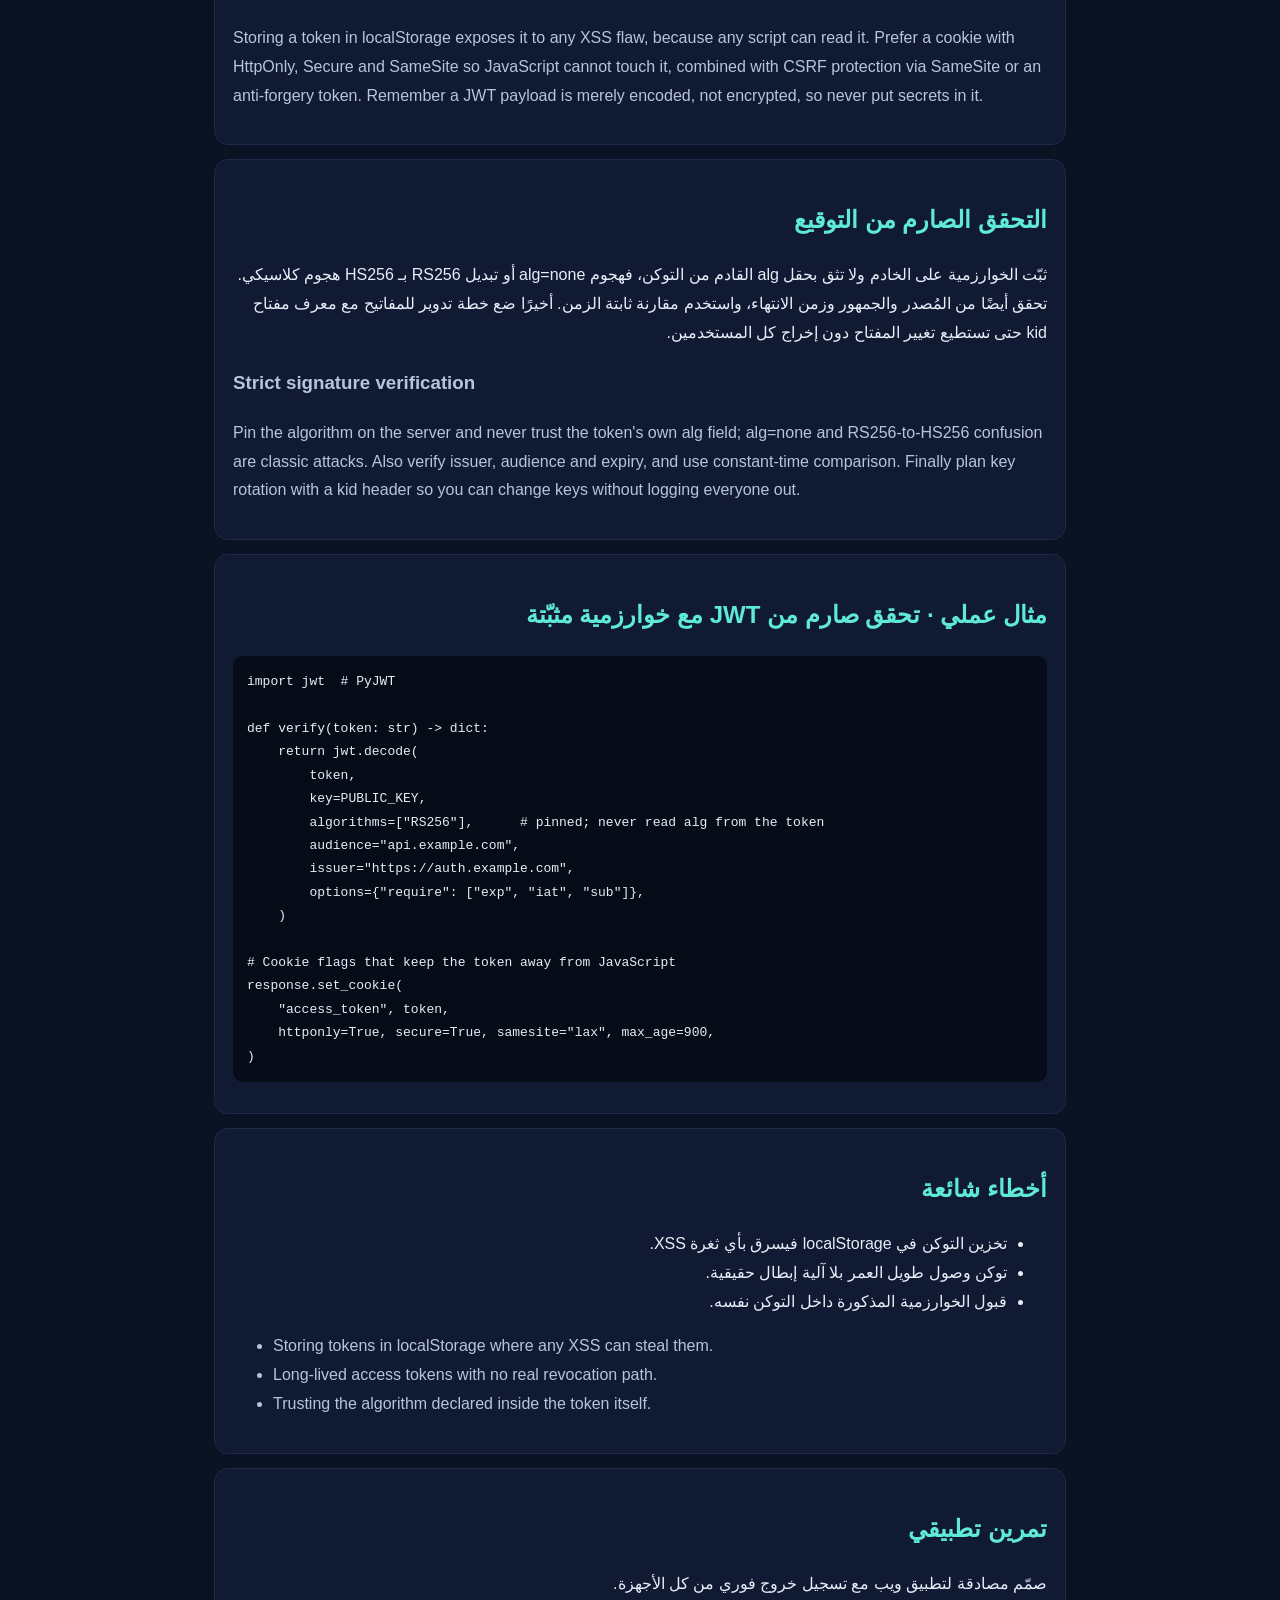
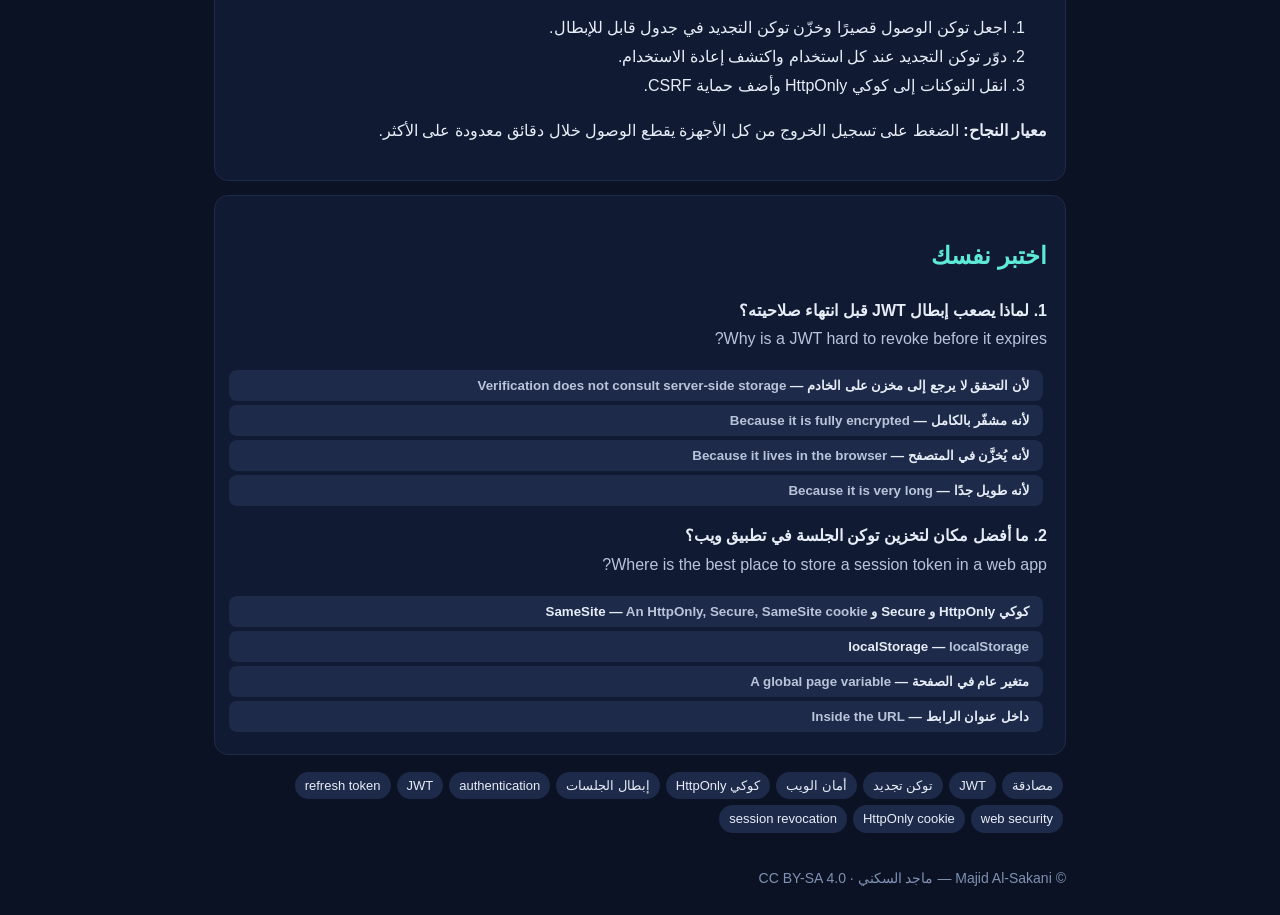
<file: docs/learn/be-jwt.html>
<!doctype html><html lang="ar" dir="rtl"><head><meta charset="utf-8"><meta name="viewport" content="width=device-width,initial-scale=1">
<title>الجلسات والتوكن: تصميم مصادقة آمنة بلا أوهام | Sessions and tokens: designing authentication without illusions — ماجد السكني</title><meta name="description" content="الفرق بين الجلسة والتوكن، لماذا لا يمكن إبطال JWT بسهولة، وأين تُخزّن التوكنات بأمان. Sessions versus tokens, why a JWT cannot be easily revoked, and where to store tokens safely."><meta name="author" content="Majid Al-Sakani — ماجد السكني">
<link rel="canonical" href="https://majid-alsakani.github.io/developer-roadmap/learn/be-jwt.html"><meta property="og:type" content="article"><meta property="og:title" content="الجلسات والتوكن: تصميم مصادقة آمنة بلا أوهام | Sessions and tokens: designing authentication without illusions — ماجد السكني"><meta property="og:description" content="الفرق بين الجلسة والتوكن، لماذا لا يمكن إبطال JWT بسهولة، وأين تُخزّن التوكنات بأمان. Sessions versus tokens, why a JWT cannot be easily revoked, and where to store tokens safely."><meta property="og:url" content="https://majid-alsakani.github.io/developer-roadmap/learn/be-jwt.html"><meta property="og:image" content="https://majid-alsakani.github.io/developer-roadmap/assets/img/learn-og.jpg"><meta name="twitter:image" content="https://majid-alsakani.github.io/developer-roadmap/assets/img/learn-og.jpg"><meta name="twitter:card" content="summary_large_image">
<link rel="icon" href="../favicon.ico"><style>*{box-sizing:border-box}body{margin:0;font-family:'Segoe UI',Tahoma,sans-serif;background:#0b1224;color:#e6edf7;line-height:1.8}a{color:#5eead4}.w{max-width:900px;margin:auto;padding:24px}header{display:flex;gap:16px;flex-wrap:wrap;justify-content:space-between;align-items:center;border-bottom:1px solid #1e2a4a;padding-bottom:12px}.card{background:#111a33;border:1px solid #1e2a4a;border-radius:14px;padding:18px;margin:14px 0}h1{color:#fbbf24;line-height:1.4}h2{color:#5eead4}pre{background:#060b18;padding:14px;border-radius:10px;overflow:auto;direction:ltr;text-align:left}.en{direction:ltr;text-align:left;color:#b8c4d9}.tag{display:inline-block;background:#1e2a4a;border-radius:20px;padding:2px 10px;margin:3px;font-size:13px}button{background:#14b8a6;color:#06121f;border:0;border-radius:8px;padding:8px 14px;margin:4px;cursor:pointer;font-weight:700}button.o{background:#1e2a4a;color:#e6edf7;display:block;width:100%;text-align:start}.ok{background:#16a34a!important;color:#fff!important}.bad{background:#dc2626!important;color:#fff!important}img{max-width:100%;border-radius:14px}footer{margin-top:30px;color:#8091b3;font-size:14px}</style><script type="application/ld+json">{"@context": "https://schema.org", "@type": "LearningResource", "name": "الجلسات والتوكن: تصميم مصادقة آمنة بلا أوهام", "alternateName": "Sessions and tokens: designing authentication without illusions", "description": "الفرق بين الجلسة والتوكن، لماذا لا يمكن إبطال JWT بسهولة، وأين تُخزّن التوكنات بأمان.", "inLanguage": ["ar", "en"], "timeRequired": "PT20M", "educationalLevel": "advanced", "keywords": "authentication, JWT, refresh token, web security, HttpOnly cookie, session revocation", "author": {"@type": "Person", "name": "Majid Al-Sakani", "alternateName": "ماجد السكني", "url": "https://github.com/majid-alsakani"}, "url": "https://majid-alsakani.github.io/developer-roadmap/learn/be-jwt.html"}</script></head>
<body><div class="w"><header><a href="../index.html"><b>Developer Roadmaps — ماجد السكني</b></a><nav><a href="../learn.html">التعلّم العميق</a> · <a href="../games.html">الألعاب</a> · <a href="../roadmap.html">الخرائط</a></nav></header><h1>الجلسات والتوكن: تصميم مصادقة آمنة بلا أوهام</h1><p class="en"><b>Sessions and tokens: designing authentication without illusions</b></p><p>الفرق بين الجلسة والتوكن، لماذا لا يمكن إبطال JWT بسهولة، وأين تُخزّن التوكنات بأمان.</p><p><span class="tag">backend</span><span class="tag">advanced</span><span class="tag">⏱ 20 دقيقة</span></p><div class="card"><h2>لماذا يهمك؟</h2><p>أخطاء المصادقة لا تظهر في الاختبارات بل في الاختراقات. التصميم الصحيح من البداية أرخص بكثير من الترقيع لاحقًا.</p><p class="en">Authentication mistakes do not show up in tests, they show up in breaches. Designing it right is far cheaper than patching later.</p></div><div class="card"><h2>الجلسة مقابل التوكن</h2><p>في نموذج الجلسة يحتفظ الخادم بسجل الجلسة ويعطي المتصفح معرفًا داخل كوكي. في نموذج JWT يحمل التوكن نفسه البيانات موقّعة، فلا يحتاج الخادم إلى بحث. الفرق الجوهري في الإبطال: حذف صف الجلسة ينهي الوصول فورًا، بينما يبقى JWT صالحًا حتى انتهاء صلاحيته ما لم تبنِ قائمة إبطال، وهي عمليًا عودة إلى حالة على الخادم.</p><h3 class="en">Session versus token</h3><p class="en">With sessions the server keeps a session record and hands the browser an id in a cookie. With JWT the token itself carries signed claims, so no lookup is needed. The crucial difference is revocation: deleting a session row ends access instantly, while a JWT stays valid until it expires unless you maintain a denylist, which is effectively server state again.</p></div><div class="card"><h2>توكن وصول قصير وتوكن تجديد</h2><p>التصميم العملي: توكن وصول قصير العمر من خمس إلى خمس عشرة دقيقة، وتوكن تجديد طويل مخزّن على الخادم وقابل للإبطال، مع تدوير التوكن عند كل تجديد. إذا استُخدم توكن تجديد قديم مرتين فهذه إشارة سرقة تستوجب إنهاء كل جلسات المستخدم. هذا يوازن بين قابلية التوسع وبين القدرة الحقيقية على قطع الوصول.</p><h3 class="en">Short access token plus refresh token</h3><p class="en">The practical design: a short-lived access token of five to fifteen minutes, plus a long-lived refresh token stored server-side and revocable, rotated on every refresh. If an old refresh token is replayed, treat it as theft and invalidate all of that user&#x27;s sessions. This balances scalability with a real ability to cut access off.</p></div><div class="card"><h2>أين تُخزَّن التوكنات</h2><p>تخزين التوكن في localStorage يعرّضه لأي ثغرة XSS لأن أي سكربت يستطيع قراءته. الأفضل كوكي بخصائص HttpOnly و Secure و SameSite، فلا يصل إليه جافاسكربت، مع حماية من CSRF عبر SameSite أو توكن مضاد. وتذكّر أن محتوى JWT مقروء للجميع لأنه مشفّر بالترميز لا بالتعمية، فلا تضع فيه أسرارًا.</p><h3 class="en">Where tokens are stored</h3><p class="en">Storing a token in localStorage exposes it to any XSS flaw, because any script can read it. Prefer a cookie with HttpOnly, Secure and SameSite so JavaScript cannot touch it, combined with CSRF protection via SameSite or an anti-forgery token. Remember a JWT payload is merely encoded, not encrypted, so never put secrets in it.</p></div><div class="card"><h2>التحقق الصارم من التوقيع</h2><p>ثبّت الخوارزمية على الخادم ولا تثق بحقل alg القادم من التوكن، فهجوم alg=none أو تبديل RS256 بـ HS256 هجوم كلاسيكي. تحقق أيضًا من المُصدر والجمهور وزمن الانتهاء، واستخدم مقارنة ثابتة الزمن. أخيرًا ضع خطة تدوير للمفاتيح مع معرف مفتاح kid حتى تستطيع تغيير المفتاح دون إخراج كل المستخدمين.</p><h3 class="en">Strict signature verification</h3><p class="en">Pin the algorithm on the server and never trust the token&#x27;s own alg field; alg=none and RS256-to-HS256 confusion are classic attacks. Also verify issuer, audience and expiry, and use constant-time comparison. Finally plan key rotation with a kid header so you can change keys without logging everyone out.</p></div><div class="card"><h2>مثال عملي · تحقق صارم من JWT مع خوارزمية مثبّتة</h2><pre><code>import jwt  # PyJWT

def verify(token: str) -&gt; dict:
    return jwt.decode(
        token,
        key=PUBLIC_KEY,
        algorithms=[&quot;RS256&quot;],      # pinned; never read alg from the token
        audience=&quot;api.example.com&quot;,
        issuer=&quot;https://auth.example.com&quot;,
        options={&quot;require&quot;: [&quot;exp&quot;, &quot;iat&quot;, &quot;sub&quot;]},
    )

# Cookie flags that keep the token away from JavaScript
response.set_cookie(
    &quot;access_token&quot;, token,
    httponly=True, secure=True, samesite=&quot;lax&quot;, max_age=900,
)</code></pre></div><div class="card"><h2>أخطاء شائعة</h2><ul><li>تخزين التوكن في localStorage فيسرق بأي ثغرة XSS.</li><li>توكن وصول طويل العمر بلا آلية إبطال حقيقية.</li><li>قبول الخوارزمية المذكورة داخل التوكن نفسه.</li></ul><ul class="en"><li>Storing tokens in localStorage where any XSS can steal them.</li><li>Long-lived access tokens with no real revocation path.</li><li>Trusting the algorithm declared inside the token itself.</li></ul></div><div class="card"><h2>تمرين تطبيقي</h2><p>صمّم مصادقة لتطبيق ويب مع تسجيل خروج فوري من كل الأجهزة.</p><ol><li>اجعل توكن الوصول قصيرًا وخزّن توكن التجديد في جدول قابل للإبطال.</li><li>دوّر توكن التجديد عند كل استخدام واكتشف إعادة الاستخدام.</li><li>انقل التوكنات إلى كوكي HttpOnly وأضف حماية CSRF.</li></ol><p><b>معيار النجاح:</b> الضغط على تسجيل الخروج من كل الأجهزة يقطع الوصول خلال دقائق معدودة على الأكثر.</p></div><div class="card"><h2>اختبر نفسك</h2><div class="q" data-a="a"><p><b>1. لماذا يصعب إبطال JWT قبل انتهاء صلاحيته؟</b><br><span class="en">Why is a JWT hard to revoke before it expires?</span></p><button class="o" data-id="a">لأن التحقق لا يرجع إلى مخزن على الخادم — <span class="en">Verification does not consult server-side storage</span></button><button class="o" data-id="b">لأنه مشفّر بالكامل — <span class="en">Because it is fully encrypted</span></button><button class="o" data-id="c">لأنه يُخزَّن في المتصفح — <span class="en">Because it lives in the browser</span></button><button class="o" data-id="d">لأنه طويل جدًا — <span class="en">Because it is very long</span></button><p class="x" hidden>التوكن مكتفٍ ذاتيًا، فالإبطال يحتاج قائمة منع أي حالة على الخادم.</p></div><div class="q" data-a="a"><p><b>2. ما أفضل مكان لتخزين توكن الجلسة في تطبيق ويب؟</b><br><span class="en">Where is the best place to store a session token in a web app?</span></p><button class="o" data-id="a">كوكي HttpOnly و Secure و SameSite — <span class="en">An HttpOnly, Secure, SameSite cookie</span></button><button class="o" data-id="b">localStorage — <span class="en">localStorage</span></button><button class="o" data-id="c">متغير عام في الصفحة — <span class="en">A global page variable</span></button><button class="o" data-id="d">داخل عنوان الرابط — <span class="en">Inside the URL</span></button><p class="x" hidden>الكوكي HttpOnly غير مقروء لجافاسكربت فيقاوم سرقة XSS.</p></div></div><script>document.querySelectorAll(".q").forEach(q=>q.querySelectorAll("button").forEach(b=>b.onclick=()=>{q.querySelectorAll("button").forEach(x=>x.disabled=true);b.classList.add(b.dataset.id==q.dataset.a?"ok":"bad");q.querySelector(`[data-id="${q.dataset.a}"]`).classList.add("ok");q.querySelector(".x").hidden=false}))</script><div><span class="tag">مصادقة</span><span class="tag">JWT</span><span class="tag">توكن تجديد</span><span class="tag">أمان الويب</span><span class="tag">كوكي HttpOnly</span><span class="tag">إبطال الجلسات</span><span class="tag">authentication</span><span class="tag">JWT</span><span class="tag">refresh token</span><span class="tag">web security</span><span class="tag">HttpOnly cookie</span><span class="tag">session revocation</span></div>
<footer>© Majid Al-Sakani — ماجد السكني · CC BY-SA 4.0</footer></div></body></html>
</file>
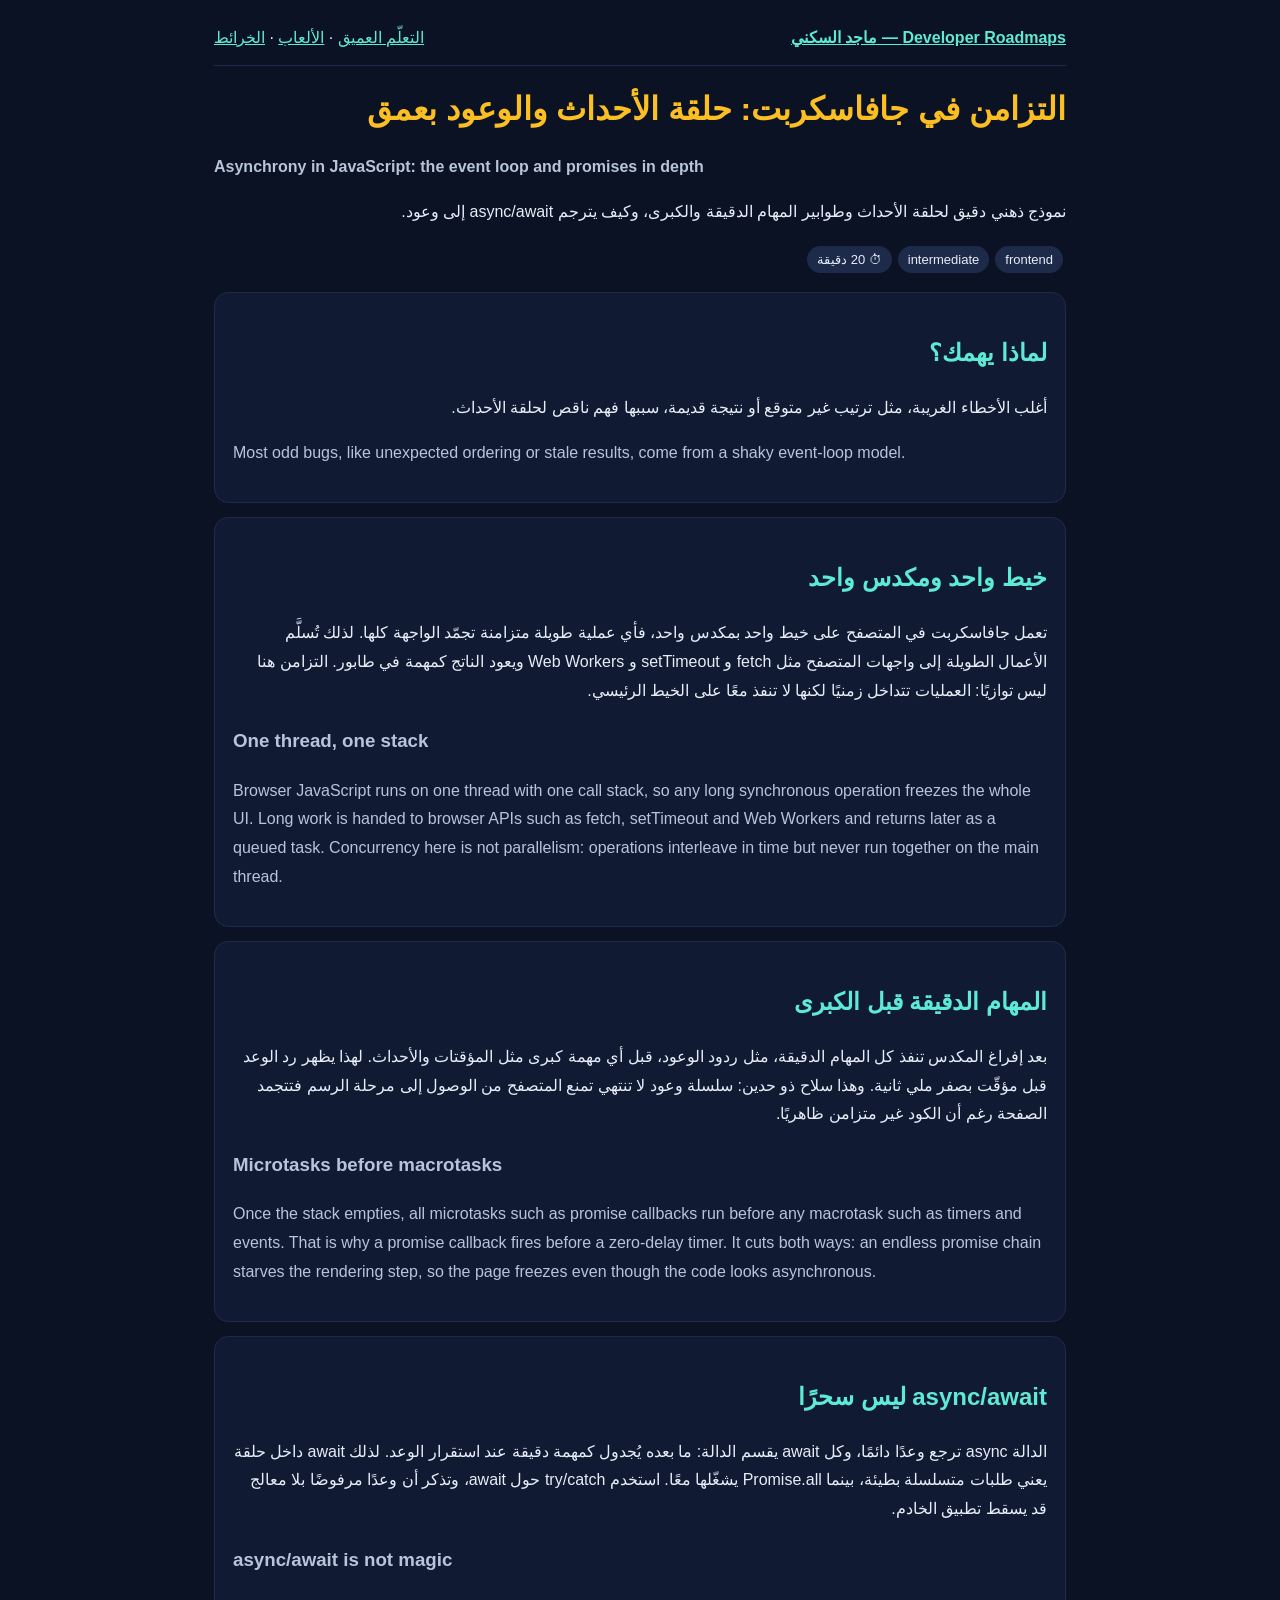
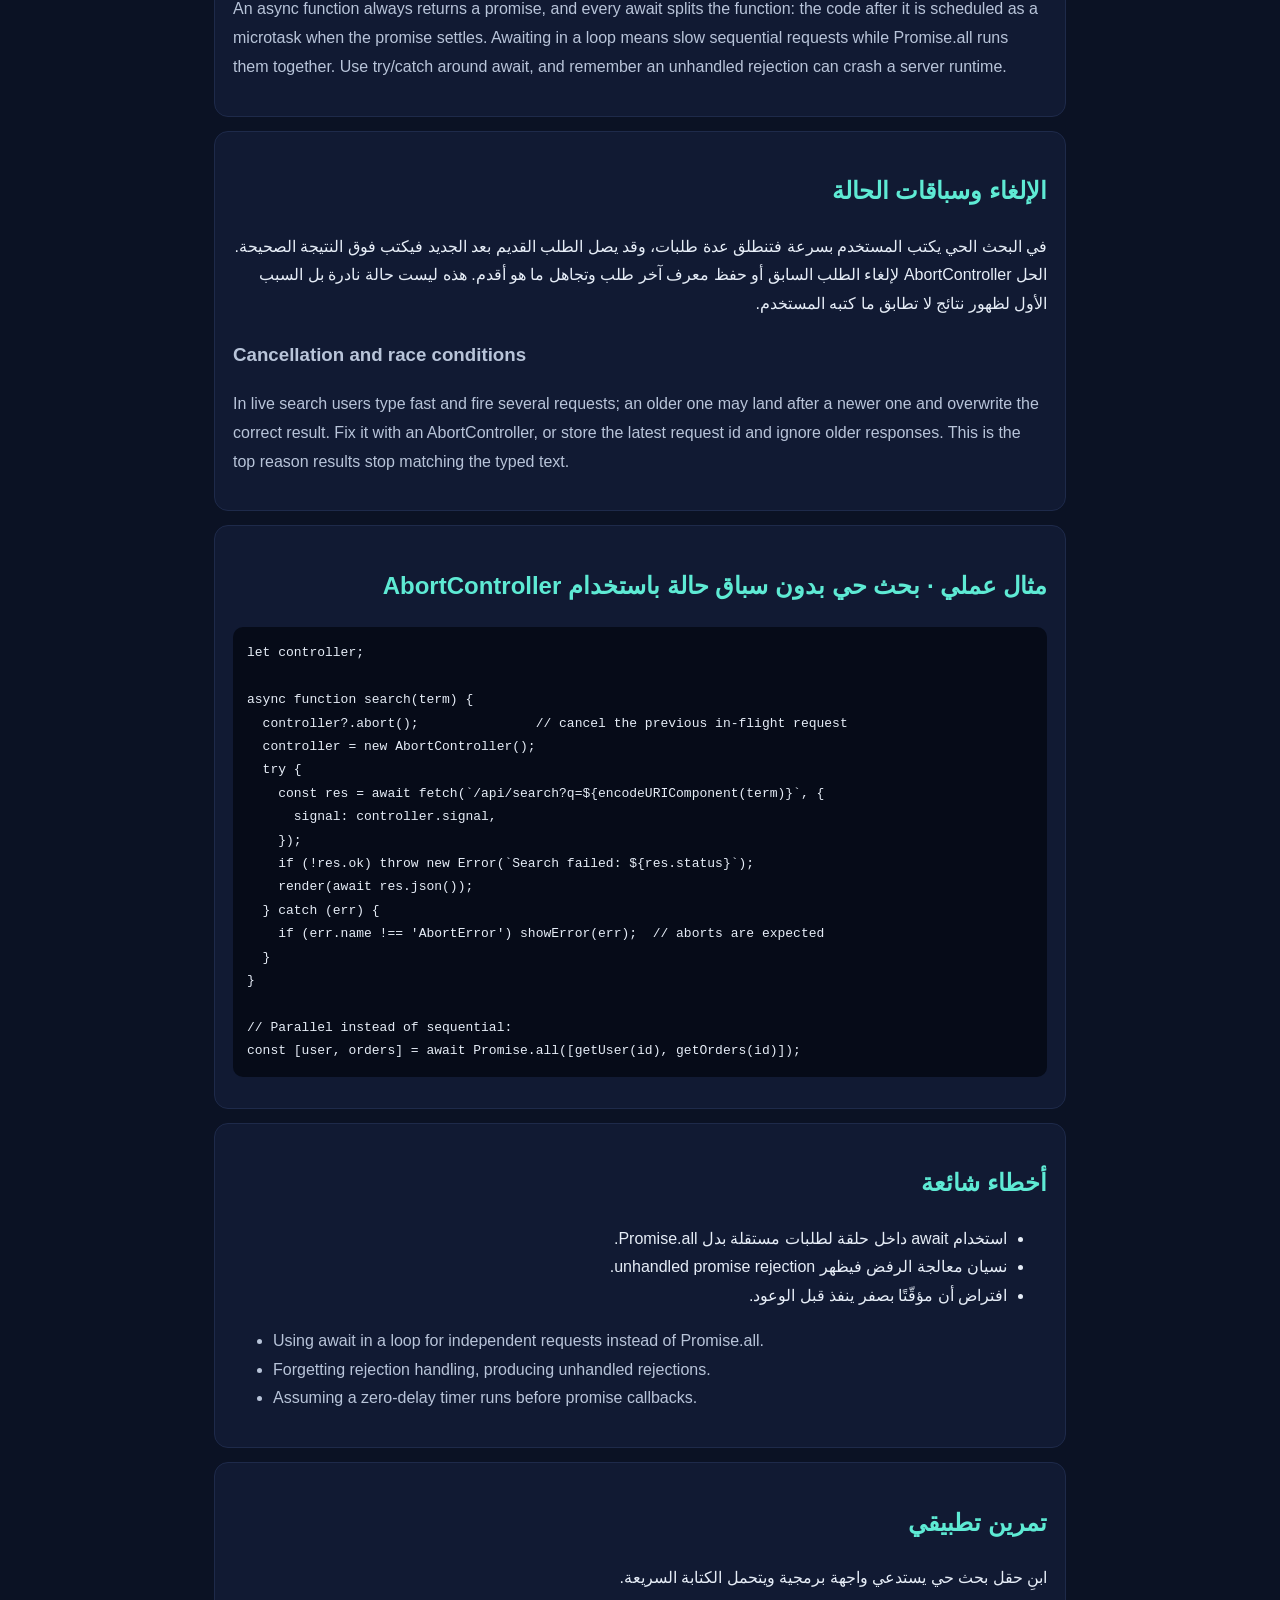
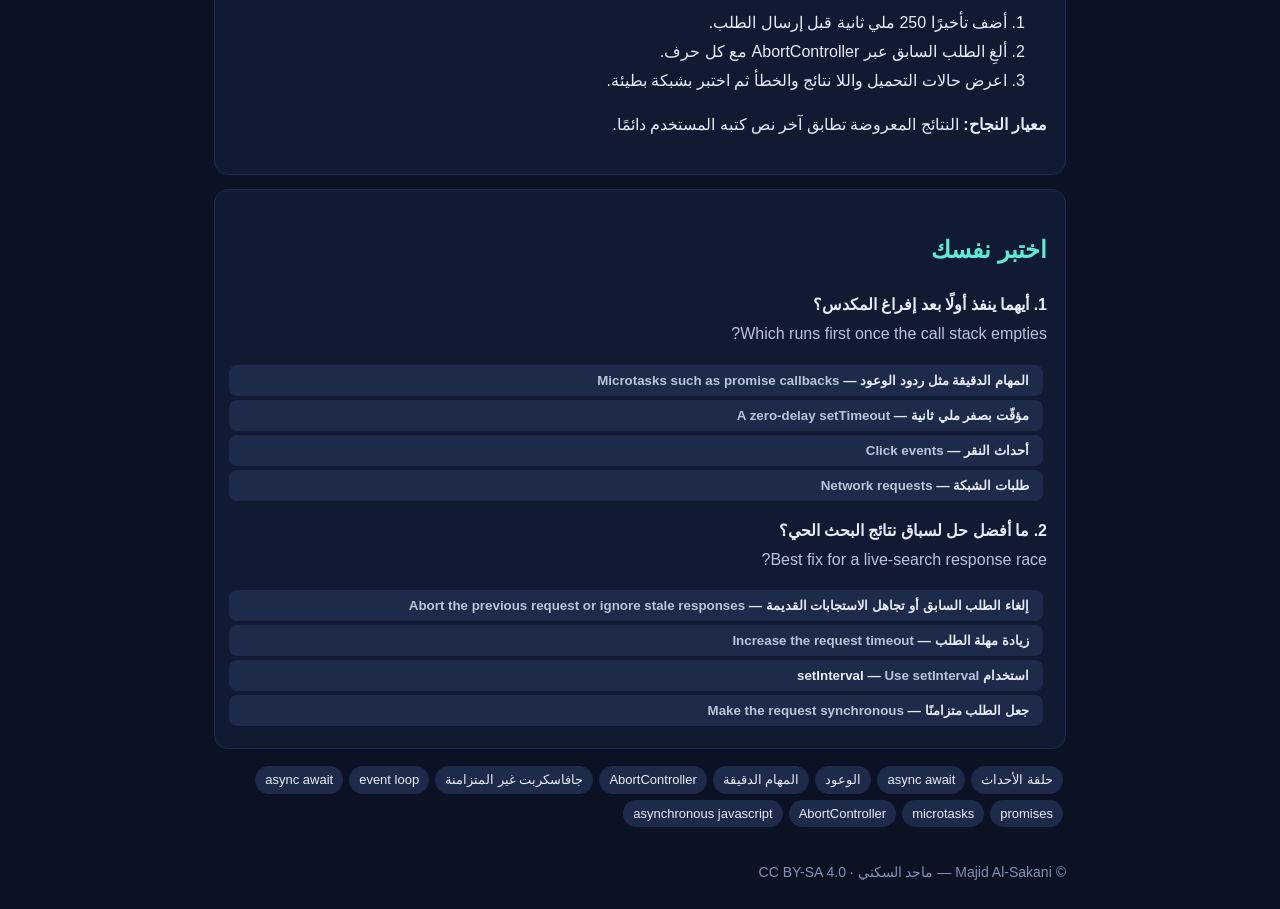
<file: docs/learn/fe-async.html>
<!doctype html><html lang="ar" dir="rtl"><head><meta charset="utf-8"><meta name="viewport" content="width=device-width,initial-scale=1">
<title>التزامن في جافاسكربت: حلقة الأحداث والوعود بعمق | Asynchrony in JavaScript: the event loop and promises in depth — ماجد السكني</title><meta name="description" content="نموذج ذهني دقيق لحلقة الأحداث وطوابير المهام الدقيقة والكبرى، وكيف يترجم async/await إلى وعود. A precise mental model of the event loop, microtask and macrotask queues, and how async/await maps onto promises."><meta name="author" content="Majid Al-Sakani — ماجد السكني">
<link rel="canonical" href="https://majid-alsakani.github.io/developer-roadmap/learn/fe-async.html"><meta property="og:type" content="article"><meta property="og:title" content="التزامن في جافاسكربت: حلقة الأحداث والوعود بعمق | Asynchrony in JavaScript: the event loop and promises in depth — ماجد السكني"><meta property="og:description" content="نموذج ذهني دقيق لحلقة الأحداث وطوابير المهام الدقيقة والكبرى، وكيف يترجم async/await إلى وعود. A precise mental model of the event loop, microtask and macrotask queues, and how async/await maps onto promises."><meta property="og:url" content="https://majid-alsakani.github.io/developer-roadmap/learn/fe-async.html"><meta property="og:image" content="https://majid-alsakani.github.io/developer-roadmap/assets/img/learn-og.jpg"><meta name="twitter:image" content="https://majid-alsakani.github.io/developer-roadmap/assets/img/learn-og.jpg"><meta name="twitter:card" content="summary_large_image">
<link rel="icon" href="../favicon.ico"><style>*{box-sizing:border-box}body{margin:0;font-family:'Segoe UI',Tahoma,sans-serif;background:#0b1224;color:#e6edf7;line-height:1.8}a{color:#5eead4}.w{max-width:900px;margin:auto;padding:24px}header{display:flex;gap:16px;flex-wrap:wrap;justify-content:space-between;align-items:center;border-bottom:1px solid #1e2a4a;padding-bottom:12px}.card{background:#111a33;border:1px solid #1e2a4a;border-radius:14px;padding:18px;margin:14px 0}h1{color:#fbbf24;line-height:1.4}h2{color:#5eead4}pre{background:#060b18;padding:14px;border-radius:10px;overflow:auto;direction:ltr;text-align:left}.en{direction:ltr;text-align:left;color:#b8c4d9}.tag{display:inline-block;background:#1e2a4a;border-radius:20px;padding:2px 10px;margin:3px;font-size:13px}button{background:#14b8a6;color:#06121f;border:0;border-radius:8px;padding:8px 14px;margin:4px;cursor:pointer;font-weight:700}button.o{background:#1e2a4a;color:#e6edf7;display:block;width:100%;text-align:start}.ok{background:#16a34a!important;color:#fff!important}.bad{background:#dc2626!important;color:#fff!important}img{max-width:100%;border-radius:14px}footer{margin-top:30px;color:#8091b3;font-size:14px}</style><script type="application/ld+json">{"@context": "https://schema.org", "@type": "LearningResource", "name": "التزامن في جافاسكربت: حلقة الأحداث والوعود بعمق", "alternateName": "Asynchrony in JavaScript: the event loop and promises in depth", "description": "نموذج ذهني دقيق لحلقة الأحداث وطوابير المهام الدقيقة والكبرى، وكيف يترجم async/await إلى وعود.", "inLanguage": ["ar", "en"], "timeRequired": "PT20M", "educationalLevel": "intermediate", "keywords": "event loop, async await, promises, microtasks, AbortController, asynchronous javascript", "author": {"@type": "Person", "name": "Majid Al-Sakani", "alternateName": "ماجد السكني", "url": "https://github.com/majid-alsakani"}, "url": "https://majid-alsakani.github.io/developer-roadmap/learn/fe-async.html"}</script></head>
<body><div class="w"><header><a href="../index.html"><b>Developer Roadmaps — ماجد السكني</b></a><nav><a href="../learn.html">التعلّم العميق</a> · <a href="../games.html">الألعاب</a> · <a href="../roadmap.html">الخرائط</a></nav></header><h1>التزامن في جافاسكربت: حلقة الأحداث والوعود بعمق</h1><p class="en"><b>Asynchrony in JavaScript: the event loop and promises in depth</b></p><p>نموذج ذهني دقيق لحلقة الأحداث وطوابير المهام الدقيقة والكبرى، وكيف يترجم async/await إلى وعود.</p><p><span class="tag">frontend</span><span class="tag">intermediate</span><span class="tag">⏱ 20 دقيقة</span></p><div class="card"><h2>لماذا يهمك؟</h2><p>أغلب الأخطاء الغريبة، مثل ترتيب غير متوقع أو نتيجة قديمة، سببها فهم ناقص لحلقة الأحداث.</p><p class="en">Most odd bugs, like unexpected ordering or stale results, come from a shaky event-loop model.</p></div><div class="card"><h2>خيط واحد ومكدس واحد</h2><p>تعمل جافاسكربت في المتصفح على خيط واحد بمكدس واحد، فأي عملية طويلة متزامنة تجمّد الواجهة كلها. لذلك تُسلَّم الأعمال الطويلة إلى واجهات المتصفح مثل fetch و setTimeout و Web Workers ويعود الناتج كمهمة في طابور. التزامن هنا ليس توازيًا: العمليات تتداخل زمنيًا لكنها لا تنفذ معًا على الخيط الرئيسي.</p><h3 class="en">One thread, one stack</h3><p class="en">Browser JavaScript runs on one thread with one call stack, so any long synchronous operation freezes the whole UI. Long work is handed to browser APIs such as fetch, setTimeout and Web Workers and returns later as a queued task. Concurrency here is not parallelism: operations interleave in time but never run together on the main thread.</p></div><div class="card"><h2>المهام الدقيقة قبل الكبرى</h2><p>بعد إفراغ المكدس تنفذ كل المهام الدقيقة، مثل ردود الوعود، قبل أي مهمة كبرى مثل المؤقتات والأحداث. لهذا يظهر رد الوعد قبل مؤقّت بصفر ملي ثانية. وهذا سلاح ذو حدين: سلسلة وعود لا تنتهي تمنع المتصفح من الوصول إلى مرحلة الرسم فتتجمد الصفحة رغم أن الكود غير متزامن ظاهريًا.</p><h3 class="en">Microtasks before macrotasks</h3><p class="en">Once the stack empties, all microtasks such as promise callbacks run before any macrotask such as timers and events. That is why a promise callback fires before a zero-delay timer. It cuts both ways: an endless promise chain starves the rendering step, so the page freezes even though the code looks asynchronous.</p></div><div class="card"><h2>async/await ليس سحرًا</h2><p>الدالة async ترجع وعدًا دائمًا، وكل await يقسم الدالة: ما بعده يُجدول كمهمة دقيقة عند استقرار الوعد. لذلك await داخل حلقة يعني طلبات متسلسلة بطيئة، بينما Promise.all يشغّلها معًا. استخدم try/catch حول await، وتذكر أن وعدًا مرفوضًا بلا معالج قد يسقط تطبيق الخادم.</p><h3 class="en">async/await is not magic</h3><p class="en">An async function always returns a promise, and every await splits the function: the code after it is scheduled as a microtask when the promise settles. Awaiting in a loop means slow sequential requests while Promise.all runs them together. Use try/catch around await, and remember an unhandled rejection can crash a server runtime.</p></div><div class="card"><h2>الإلغاء وسباقات الحالة</h2><p>في البحث الحي يكتب المستخدم بسرعة فتنطلق عدة طلبات، وقد يصل الطلب القديم بعد الجديد فيكتب فوق النتيجة الصحيحة. الحل AbortController لإلغاء الطلب السابق أو حفظ معرف آخر طلب وتجاهل ما هو أقدم. هذه ليست حالة نادرة بل السبب الأول لظهور نتائج لا تطابق ما كتبه المستخدم.</p><h3 class="en">Cancellation and race conditions</h3><p class="en">In live search users type fast and fire several requests; an older one may land after a newer one and overwrite the correct result. Fix it with an AbortController, or store the latest request id and ignore older responses. This is the top reason results stop matching the typed text.</p></div><div class="card"><h2>مثال عملي · بحث حي بدون سباق حالة باستخدام AbortController</h2><pre><code>let controller;

async function search(term) {
  controller?.abort();               // cancel the previous in-flight request
  controller = new AbortController();
  try {
    const res = await fetch(`/api/search?q=${encodeURIComponent(term)}`, {
      signal: controller.signal,
    });
    if (!res.ok) throw new Error(`Search failed: ${res.status}`);
    render(await res.json());
  } catch (err) {
    if (err.name !== &#x27;AbortError&#x27;) showError(err);  // aborts are expected
  }
}

// Parallel instead of sequential:
const [user, orders] = await Promise.all([getUser(id), getOrders(id)]);</code></pre></div><div class="card"><h2>أخطاء شائعة</h2><ul><li>استخدام await داخل حلقة لطلبات مستقلة بدل Promise.all.</li><li>نسيان معالجة الرفض فيظهر unhandled promise rejection.</li><li>افتراض أن مؤقّتًا بصفر ينفذ قبل الوعود.</li></ul><ul class="en"><li>Using await in a loop for independent requests instead of Promise.all.</li><li>Forgetting rejection handling, producing unhandled rejections.</li><li>Assuming a zero-delay timer runs before promise callbacks.</li></ul></div><div class="card"><h2>تمرين تطبيقي</h2><p>ابنِ حقل بحث حي يستدعي واجهة برمجية ويتحمل الكتابة السريعة.</p><ol><li>أضف تأخيرًا 250 ملي ثانية قبل إرسال الطلب.</li><li>ألغِ الطلب السابق عبر AbortController مع كل حرف.</li><li>اعرض حالات التحميل واللا نتائج والخطأ ثم اختبر بشبكة بطيئة.</li></ol><p><b>معيار النجاح:</b> النتائج المعروضة تطابق آخر نص كتبه المستخدم دائمًا.</p></div><div class="card"><h2>اختبر نفسك</h2><div class="q" data-a="a"><p><b>1. أيهما ينفذ أولًا بعد إفراغ المكدس؟</b><br><span class="en">Which runs first once the call stack empties?</span></p><button class="o" data-id="a">المهام الدقيقة مثل ردود الوعود — <span class="en">Microtasks such as promise callbacks</span></button><button class="o" data-id="b">مؤقّت بصفر ملي ثانية — <span class="en">A zero-delay setTimeout</span></button><button class="o" data-id="c">أحداث النقر — <span class="en">Click events</span></button><button class="o" data-id="d">طلبات الشبكة — <span class="en">Network requests</span></button><p class="x" hidden>تفرغ حلقة الأحداث طابور المهام الدقيقة كاملًا قبل أي مهمة كبرى.</p></div><div class="q" data-a="a"><p><b>2. ما أفضل حل لسباق نتائج البحث الحي؟</b><br><span class="en">Best fix for a live-search response race?</span></p><button class="o" data-id="a">إلغاء الطلب السابق أو تجاهل الاستجابات القديمة — <span class="en">Abort the previous request or ignore stale responses</span></button><button class="o" data-id="b">زيادة مهلة الطلب — <span class="en">Increase the request timeout</span></button><button class="o" data-id="c">استخدام setInterval — <span class="en">Use setInterval</span></button><button class="o" data-id="d">جعل الطلب متزامنًا — <span class="en">Make the request synchronous</span></button><p class="x" hidden>المشكلة ترتيبية لا زمنية، لذا الإلغاء أو ختم الطلبات هو الحل.</p></div></div><script>document.querySelectorAll(".q").forEach(q=>q.querySelectorAll("button").forEach(b=>b.onclick=()=>{q.querySelectorAll("button").forEach(x=>x.disabled=true);b.classList.add(b.dataset.id==q.dataset.a?"ok":"bad");q.querySelector(`[data-id="${q.dataset.a}"]`).classList.add("ok");q.querySelector(".x").hidden=false}))</script><div><span class="tag">حلقة الأحداث</span><span class="tag">async await</span><span class="tag">الوعود</span><span class="tag">المهام الدقيقة</span><span class="tag">AbortController</span><span class="tag">جافاسكربت غير المتزامنة</span><span class="tag">event loop</span><span class="tag">async await</span><span class="tag">promises</span><span class="tag">microtasks</span><span class="tag">AbortController</span><span class="tag">asynchronous javascript</span></div>
<footer>© Majid Al-Sakani — ماجد السكني · CC BY-SA 4.0</footer></div></body></html>
</file>
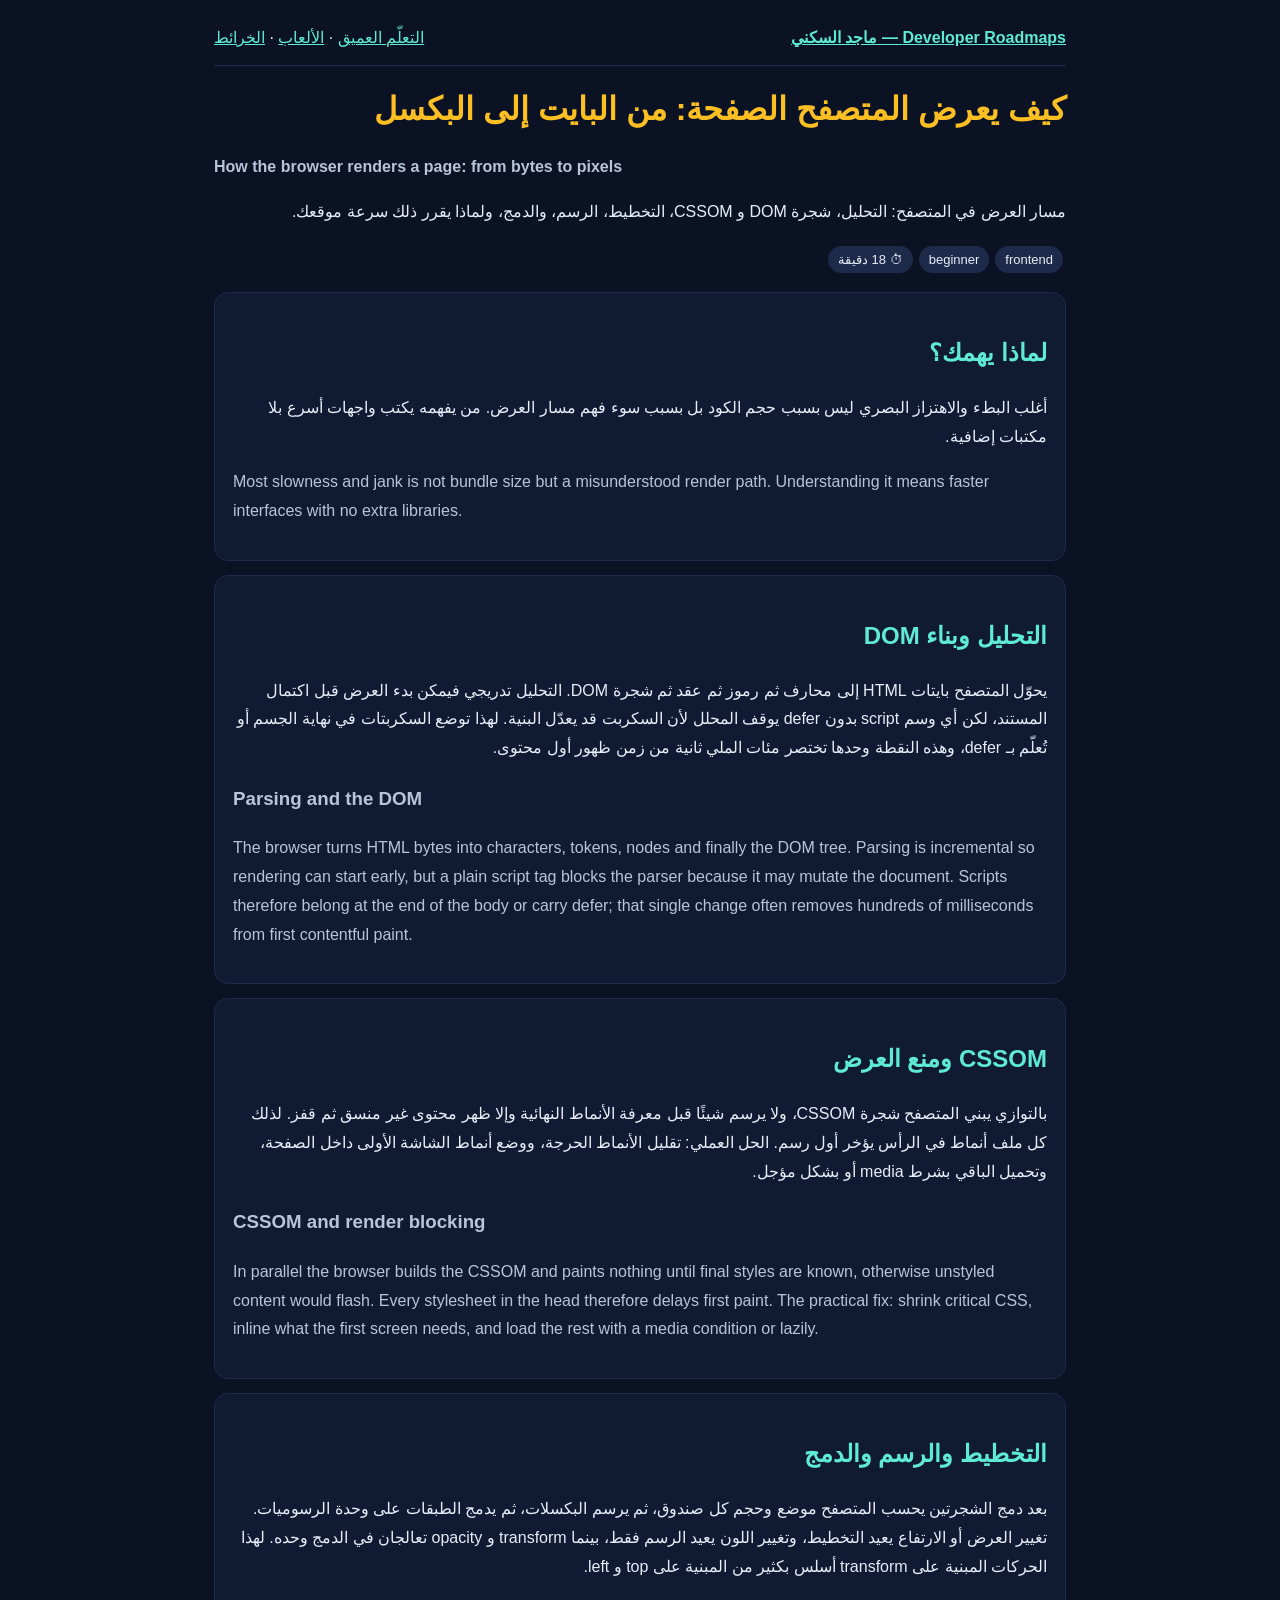
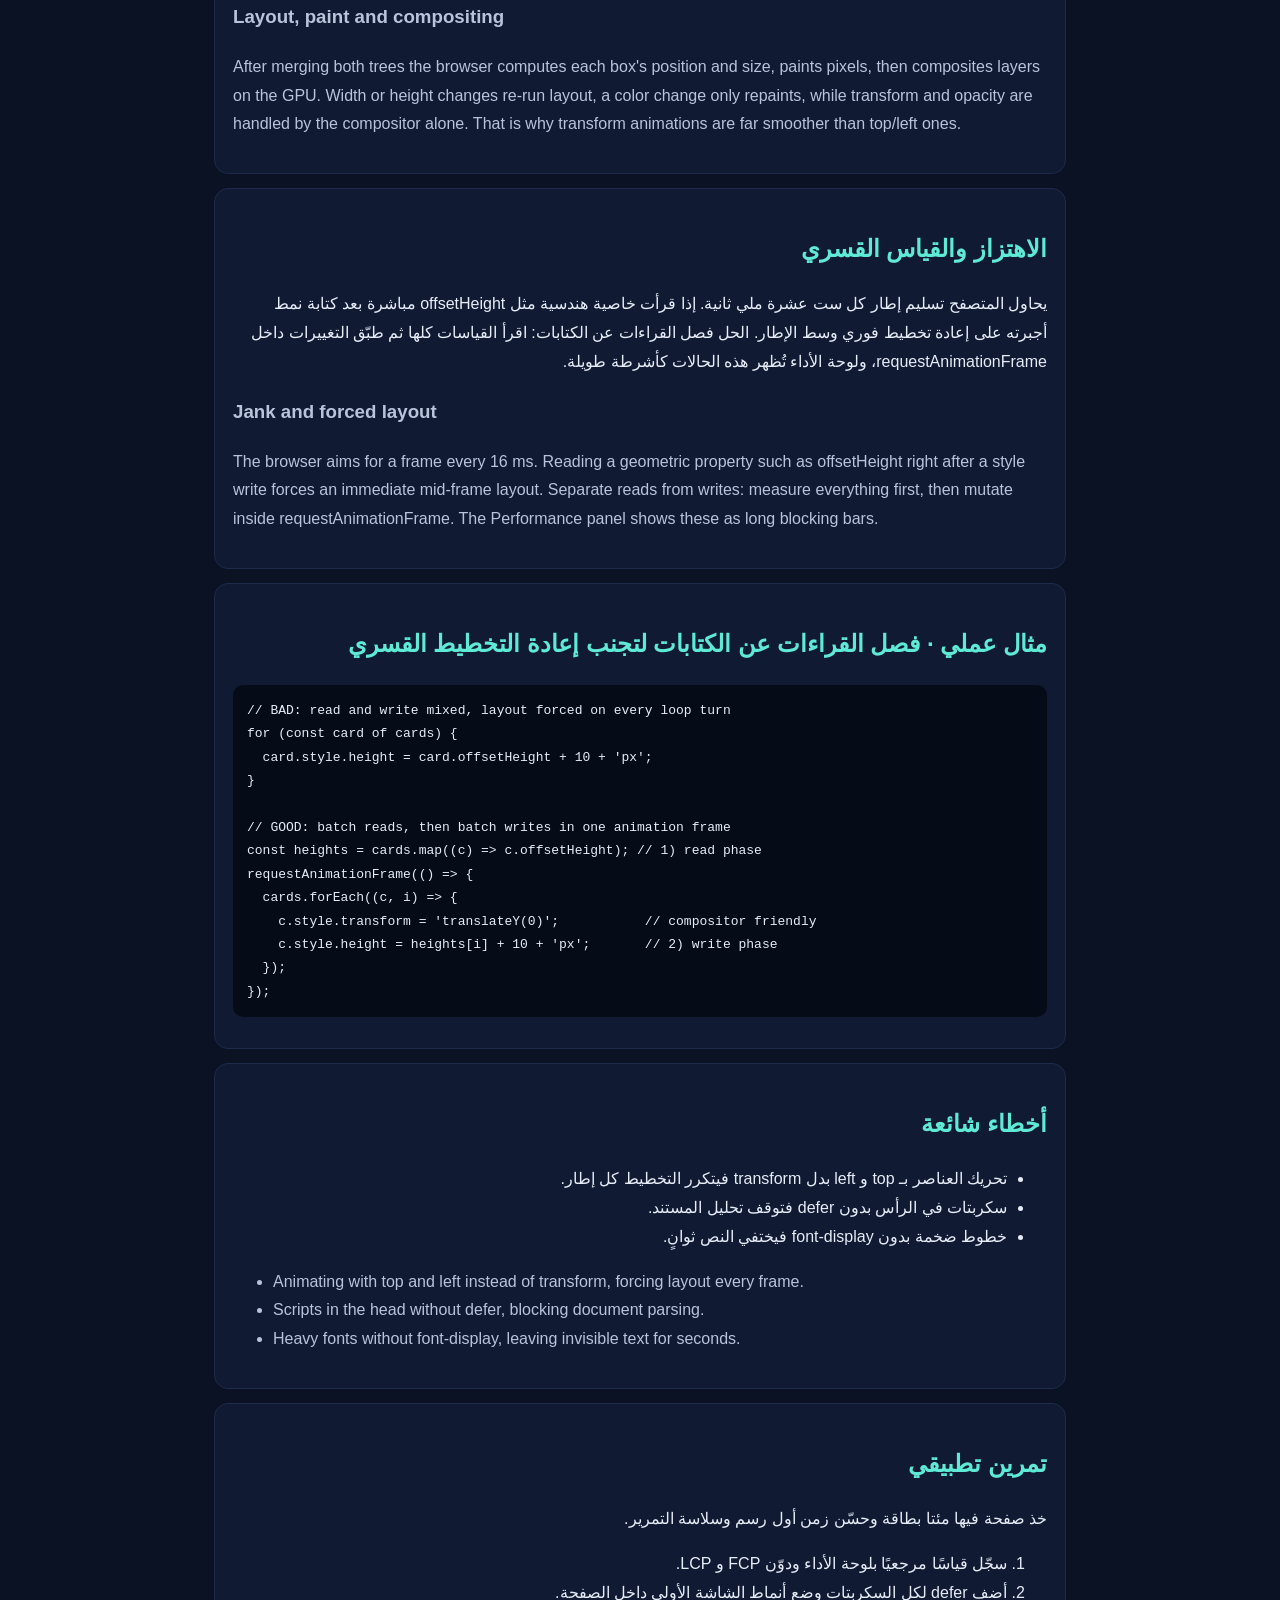
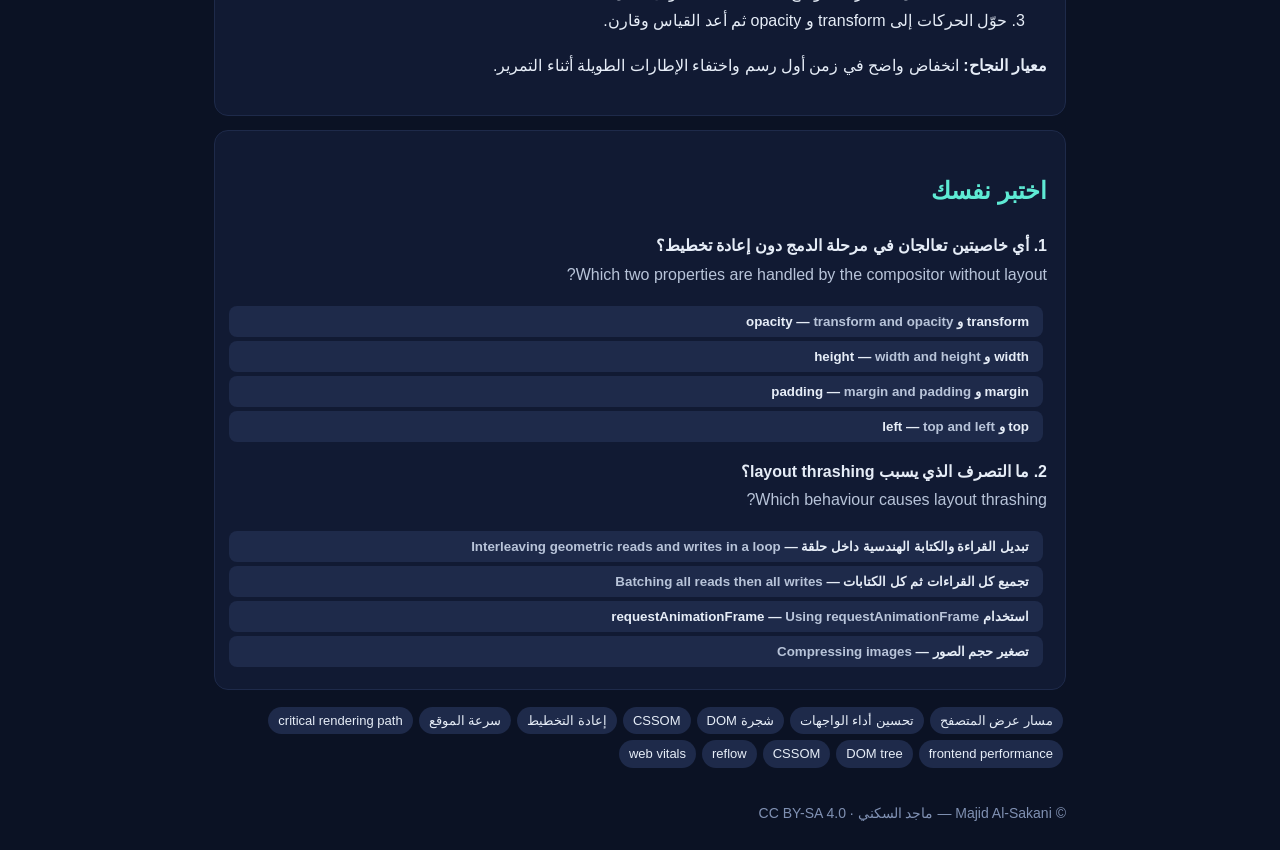
<file: docs/learn/fe-browsers.html>
<!doctype html><html lang="ar" dir="rtl"><head><meta charset="utf-8"><meta name="viewport" content="width=device-width,initial-scale=1">
<title>كيف يعرض المتصفح الصفحة: من البايت إلى البكسل | How the browser renders a page: from bytes to pixels — ماجد السكني</title><meta name="description" content="مسار العرض في المتصفح: التحليل، شجرة DOM و CSSOM، التخطيط، الرسم، والدمج، ولماذا يقرر ذلك سرعة موقعك. The browser rendering path: parsing, DOM and CSSOM, layout, paint and compositing, and why it decides your site&#x27;s speed."><meta name="author" content="Majid Al-Sakani — ماجد السكني">
<link rel="canonical" href="https://majid-alsakani.github.io/developer-roadmap/learn/fe-browsers.html"><meta property="og:type" content="article"><meta property="og:title" content="كيف يعرض المتصفح الصفحة: من البايت إلى البكسل | How the browser renders a page: from bytes to pixels — ماجد السكني"><meta property="og:description" content="مسار العرض في المتصفح: التحليل، شجرة DOM و CSSOM، التخطيط، الرسم، والدمج، ولماذا يقرر ذلك سرعة موقعك. The browser rendering path: parsing, DOM and CSSOM, layout, paint and compositing, and why it decides your site&#x27;s speed."><meta property="og:url" content="https://majid-alsakani.github.io/developer-roadmap/learn/fe-browsers.html"><meta property="og:image" content="https://majid-alsakani.github.io/developer-roadmap/assets/img/learn-og.jpg"><meta name="twitter:image" content="https://majid-alsakani.github.io/developer-roadmap/assets/img/learn-og.jpg"><meta name="twitter:card" content="summary_large_image">
<link rel="icon" href="../favicon.ico"><style>*{box-sizing:border-box}body{margin:0;font-family:'Segoe UI',Tahoma,sans-serif;background:#0b1224;color:#e6edf7;line-height:1.8}a{color:#5eead4}.w{max-width:900px;margin:auto;padding:24px}header{display:flex;gap:16px;flex-wrap:wrap;justify-content:space-between;align-items:center;border-bottom:1px solid #1e2a4a;padding-bottom:12px}.card{background:#111a33;border:1px solid #1e2a4a;border-radius:14px;padding:18px;margin:14px 0}h1{color:#fbbf24;line-height:1.4}h2{color:#5eead4}pre{background:#060b18;padding:14px;border-radius:10px;overflow:auto;direction:ltr;text-align:left}.en{direction:ltr;text-align:left;color:#b8c4d9}.tag{display:inline-block;background:#1e2a4a;border-radius:20px;padding:2px 10px;margin:3px;font-size:13px}button{background:#14b8a6;color:#06121f;border:0;border-radius:8px;padding:8px 14px;margin:4px;cursor:pointer;font-weight:700}button.o{background:#1e2a4a;color:#e6edf7;display:block;width:100%;text-align:start}.ok{background:#16a34a!important;color:#fff!important}.bad{background:#dc2626!important;color:#fff!important}img{max-width:100%;border-radius:14px}footer{margin-top:30px;color:#8091b3;font-size:14px}</style><script type="application/ld+json">{"@context": "https://schema.org", "@type": "LearningResource", "name": "كيف يعرض المتصفح الصفحة: من البايت إلى البكسل", "alternateName": "How the browser renders a page: from bytes to pixels", "description": "مسار العرض في المتصفح: التحليل، شجرة DOM و CSSOM، التخطيط، الرسم، والدمج، ولماذا يقرر ذلك سرعة موقعك.", "inLanguage": ["ar", "en"], "timeRequired": "PT18M", "educationalLevel": "beginner", "keywords": "critical rendering path, frontend performance, DOM tree, CSSOM, reflow, web vitals", "author": {"@type": "Person", "name": "Majid Al-Sakani", "alternateName": "ماجد السكني", "url": "https://github.com/majid-alsakani"}, "url": "https://majid-alsakani.github.io/developer-roadmap/learn/fe-browsers.html"}</script></head>
<body><div class="w"><header><a href="../index.html"><b>Developer Roadmaps — ماجد السكني</b></a><nav><a href="../learn.html">التعلّم العميق</a> · <a href="../games.html">الألعاب</a> · <a href="../roadmap.html">الخرائط</a></nav></header><h1>كيف يعرض المتصفح الصفحة: من البايت إلى البكسل</h1><p class="en"><b>How the browser renders a page: from bytes to pixels</b></p><p>مسار العرض في المتصفح: التحليل، شجرة DOM و CSSOM، التخطيط، الرسم، والدمج، ولماذا يقرر ذلك سرعة موقعك.</p><p><span class="tag">frontend</span><span class="tag">beginner</span><span class="tag">⏱ 18 دقيقة</span></p><div class="card"><h2>لماذا يهمك؟</h2><p>أغلب البطء والاهتزاز البصري ليس بسبب حجم الكود بل بسبب سوء فهم مسار العرض. من يفهمه يكتب واجهات أسرع بلا مكتبات إضافية.</p><p class="en">Most slowness and jank is not bundle size but a misunderstood render path. Understanding it means faster interfaces with no extra libraries.</p></div><div class="card"><h2>التحليل وبناء DOM</h2><p>يحوّل المتصفح بايتات HTML إلى محارف ثم رموز ثم عقد ثم شجرة DOM. التحليل تدريجي فيمكن بدء العرض قبل اكتمال المستند، لكن أي وسم script بدون defer يوقف المحلل لأن السكربت قد يعدّل البنية. لهذا توضع السكربتات في نهاية الجسم أو تُعلّم بـ defer، وهذه النقطة وحدها تختصر مئات الملي ثانية من زمن ظهور أول محتوى.</p><h3 class="en">Parsing and the DOM</h3><p class="en">The browser turns HTML bytes into characters, tokens, nodes and finally the DOM tree. Parsing is incremental so rendering can start early, but a plain script tag blocks the parser because it may mutate the document. Scripts therefore belong at the end of the body or carry defer; that single change often removes hundreds of milliseconds from first contentful paint.</p></div><div class="card"><h2>CSSOM ومنع العرض</h2><p>بالتوازي يبني المتصفح شجرة CSSOM، ولا يرسم شيئًا قبل معرفة الأنماط النهائية وإلا ظهر محتوى غير منسق ثم قفز. لذلك كل ملف أنماط في الرأس يؤخر أول رسم. الحل العملي: تقليل الأنماط الحرجة، ووضع أنماط الشاشة الأولى داخل الصفحة، وتحميل الباقي بشرط media أو بشكل مؤجل.</p><h3 class="en">CSSOM and render blocking</h3><p class="en">In parallel the browser builds the CSSOM and paints nothing until final styles are known, otherwise unstyled content would flash. Every stylesheet in the head therefore delays first paint. The practical fix: shrink critical CSS, inline what the first screen needs, and load the rest with a media condition or lazily.</p></div><div class="card"><h2>التخطيط والرسم والدمج</h2><p>بعد دمج الشجرتين يحسب المتصفح موضع وحجم كل صندوق، ثم يرسم البكسلات، ثم يدمج الطبقات على وحدة الرسوميات. تغيير العرض أو الارتفاع يعيد التخطيط، وتغيير اللون يعيد الرسم فقط، بينما transform و opacity تعالجان في الدمج وحده. لهذا الحركات المبنية على transform أسلس بكثير من المبنية على top و left.</p><h3 class="en">Layout, paint and compositing</h3><p class="en">After merging both trees the browser computes each box&#x27;s position and size, paints pixels, then composites layers on the GPU. Width or height changes re-run layout, a color change only repaints, while transform and opacity are handled by the compositor alone. That is why transform animations are far smoother than top/left ones.</p></div><div class="card"><h2>الاهتزاز والقياس القسري</h2><p>يحاول المتصفح تسليم إطار كل ست عشرة ملي ثانية. إذا قرأت خاصية هندسية مثل offsetHeight مباشرة بعد كتابة نمط أجبرته على إعادة تخطيط فوري وسط الإطار. الحل فصل القراءات عن الكتابات: اقرأ القياسات كلها ثم طبّق التغييرات داخل requestAnimationFrame، ولوحة الأداء تُظهر هذه الحالات كأشرطة طويلة.</p><h3 class="en">Jank and forced layout</h3><p class="en">The browser aims for a frame every 16 ms. Reading a geometric property such as offsetHeight right after a style write forces an immediate mid-frame layout. Separate reads from writes: measure everything first, then mutate inside requestAnimationFrame. The Performance panel shows these as long blocking bars.</p></div><div class="card"><h2>مثال عملي · فصل القراءات عن الكتابات لتجنب إعادة التخطيط القسري</h2><pre><code>// BAD: read and write mixed, layout forced on every loop turn
for (const card of cards) {
  card.style.height = card.offsetHeight + 10 + &#x27;px&#x27;;
}

// GOOD: batch reads, then batch writes in one animation frame
const heights = cards.map((c) =&gt; c.offsetHeight); // 1) read phase
requestAnimationFrame(() =&gt; {
  cards.forEach((c, i) =&gt; {
    c.style.transform = &#x27;translateY(0)&#x27;;           // compositor friendly
    c.style.height = heights[i] + 10 + &#x27;px&#x27;;       // 2) write phase
  });
});</code></pre></div><div class="card"><h2>أخطاء شائعة</h2><ul><li>تحريك العناصر بـ top و left بدل transform فيتكرر التخطيط كل إطار.</li><li>سكربتات في الرأس بدون defer فتوقف تحليل المستند.</li><li>خطوط ضخمة بدون font-display فيختفي النص ثوانٍ.</li></ul><ul class="en"><li>Animating with top and left instead of transform, forcing layout every frame.</li><li>Scripts in the head without defer, blocking document parsing.</li><li>Heavy fonts without font-display, leaving invisible text for seconds.</li></ul></div><div class="card"><h2>تمرين تطبيقي</h2><p>خذ صفحة فيها مئتا بطاقة وحسّن زمن أول رسم وسلاسة التمرير.</p><ol><li>سجّل قياسًا مرجعيًا بلوحة الأداء ودوّن FCP و LCP.</li><li>أضف defer لكل السكربتات وضع أنماط الشاشة الأولى داخل الصفحة.</li><li>حوّل الحركات إلى transform و opacity ثم أعد القياس وقارن.</li></ol><p><b>معيار النجاح:</b> انخفاض واضح في زمن أول رسم واختفاء الإطارات الطويلة أثناء التمرير.</p></div><div class="card"><h2>اختبر نفسك</h2><div class="q" data-a="a"><p><b>1. أي خاصيتين تعالجان في مرحلة الدمج دون إعادة تخطيط؟</b><br><span class="en">Which two properties are handled by the compositor without layout?</span></p><button class="o" data-id="a">transform و opacity — <span class="en">transform and opacity</span></button><button class="o" data-id="b">width و height — <span class="en">width and height</span></button><button class="o" data-id="c">margin و padding — <span class="en">margin and padding</span></button><button class="o" data-id="d">top و left — <span class="en">top and left</span></button><p class="x" hidden>تنفذان على طبقة الدمج في وحدة الرسوميات دون إعادة حساب الهندسة.</p></div><div class="q" data-a="a"><p><b>2. ما التصرف الذي يسبب layout thrashing؟</b><br><span class="en">Which behaviour causes layout thrashing?</span></p><button class="o" data-id="a">تبديل القراءة والكتابة الهندسية داخل حلقة — <span class="en">Interleaving geometric reads and writes in a loop</span></button><button class="o" data-id="b">تجميع كل القراءات ثم كل الكتابات — <span class="en">Batching all reads then all writes</span></button><button class="o" data-id="c">استخدام requestAnimationFrame — <span class="en">Using requestAnimationFrame</span></button><button class="o" data-id="d">تصغير حجم الصور — <span class="en">Compressing images</span></button><p class="x" hidden>كل قراءة بعد كتابة تجبر المتصفح على إعادة تخطيط فوري.</p></div></div><script>document.querySelectorAll(".q").forEach(q=>q.querySelectorAll("button").forEach(b=>b.onclick=()=>{q.querySelectorAll("button").forEach(x=>x.disabled=true);b.classList.add(b.dataset.id==q.dataset.a?"ok":"bad");q.querySelector(`[data-id="${q.dataset.a}"]`).classList.add("ok");q.querySelector(".x").hidden=false}))</script><div><span class="tag">مسار عرض المتصفح</span><span class="tag">تحسين أداء الواجهات</span><span class="tag">شجرة DOM</span><span class="tag">CSSOM</span><span class="tag">إعادة التخطيط</span><span class="tag">سرعة الموقع</span><span class="tag">critical rendering path</span><span class="tag">frontend performance</span><span class="tag">DOM tree</span><span class="tag">CSSOM</span><span class="tag">reflow</span><span class="tag">web vitals</span></div>
<footer>© Majid Al-Sakani — ماجد السكني · CC BY-SA 4.0</footer></div></body></html>
</file>
<file: docs/assets/roadmap.css>
:root{
  --bg:#f8fafc;--panel:#ffffff;--ink:#0f172a;--muted:#64748b;--line:#e2e8f0;
  --primary:#facc15;--primary-ink:#422006;--secondary:#c4b5fd;--secondary-ink:#2e1065;
  --optional:#e2e8f0;--optional-ink:#475569;--done:#22c55e;--learn:#3b82f6;--accent:#2563eb;
  --shadow:0 1px 2px rgba(15,23,42,.06),0 8px 24px rgba(15,23,42,.06);
}
[data-theme="dark"]{
  --bg:#0b1120;--panel:#111827;--ink:#e5e7eb;--muted:#94a3b8;--line:#1f2937;
  --primary:#eab308;--primary-ink:#1c1917;--secondary:#8b5cf6;--secondary-ink:#f5f3ff;
  --optional:#1f2937;--optional-ink:#cbd5e1;--shadow:0 8px 24px rgba(0,0,0,.5);
}
*{box-sizing:border-box}
body{margin:0;background:var(--bg);color:var(--ink);
  font-family:ui-sans-serif,system-ui,"Segoe UI",Tahoma,"Noto Naskh Arabic",sans-serif;
  transition:background .2s,color .2s}
a{color:inherit}
.wrap{max-width:1120px;margin:0 auto;padding:0 20px}
header.top{position:sticky;top:0;z-index:40;background:color-mix(in srgb,var(--bg) 88%,transparent);
  backdrop-filter:blur(10px);border-bottom:1px solid var(--line)}
.topbar{display:flex;align-items:center;gap:12px;height:60px}
.brand{font-weight:800;letter-spacing:-.02em;display:flex;align-items:center;gap:8px;text-decoration:none}
.spacer{flex:1}
.btn{border:1px solid var(--line);background:var(--panel);color:var(--ink);border-radius:10px;
  padding:7px 12px;font-size:13px;font-weight:600;cursor:pointer}
.btn:hover{border-color:var(--accent)}
.hero{padding:44px 0 8px}
.hero h1{font-size:clamp(26px,4vw,40px);margin:0 0 8px;letter-spacing:-.03em}
.hero p{color:var(--muted);margin:0;max-width:640px;line-height:1.7}
.progress{margin:22px 0 8px;background:var(--panel);border:1px solid var(--line);border-radius:14px;
  padding:14px 16px;box-shadow:var(--shadow);display:flex;align-items:center;gap:14px;flex-wrap:wrap}
.bar{flex:1;min-width:180px;height:10px;border-radius:99px;background:var(--line);overflow:hidden}
.bar>i{display:block;height:100%;background:linear-gradient(90deg,var(--learn),var(--done));width:0;transition:width .35s}
.legend{display:flex;gap:14px;flex-wrap:wrap;font-size:12px;color:var(--muted);margin:14px 0 4px}
.legend span{display:inline-flex;align-items:center;gap:6px}
.dot{width:11px;height:11px;border-radius:4px;display:inline-block}
/* map */
.map{position:relative;padding:26px 0 80px}
.map:before{content:"";position:absolute;top:0;bottom:60px;left:50%;width:3px;margin-left:-1.5px;
  background:repeating-linear-gradient(180deg,var(--line) 0 10px,transparent 10px 18px)}
.group{position:relative;margin:34px 0}
.gtitle{position:relative;z-index:2;width:max-content;max-width:78%;margin:0 auto 18px;
  background:var(--ink);color:var(--bg);font-weight:800;font-size:15px;padding:9px 18px;border-radius:12px;
  box-shadow:var(--shadow);text-align:center}
.nodes{display:grid;grid-template-columns:1fr 1fr;gap:10px 46px}
.node{position:relative;text-align:start;border:2px solid transparent;border-radius:12px;
  padding:11px 14px;font-weight:600;font-size:14px;cursor:pointer;box-shadow:var(--shadow);
  display:flex;align-items:center;gap:9px;transition:transform .12s,box-shadow .12s}
.node:hover{transform:translateY(-2px)}
.node.primary{background:var(--primary);color:var(--primary-ink);border-color:rgba(0,0,0,.12)}
.node.secondary{background:var(--secondary);color:var(--secondary-ink);border-color:rgba(0,0,0,.12)}
.node.optional{background:var(--optional);color:var(--optional-ink);border-style:dashed;border-color:var(--muted)}
.node .sub{display:block;font-weight:500;font-size:12px;opacity:.8}
.node .tick{margin-inline-start:auto;font-size:14px}
.node[data-state="done"]{outline:3px solid var(--done);outline-offset:2px}
.node[data-state="learning"]{outline:3px solid var(--learn);outline-offset:2px}
.node[data-state="skip"]{opacity:.45}
.nodes>.node:nth-child(odd){justify-self:end;width:min(100%,360px)}
.nodes>.node:nth-child(even){justify-self:start;width:min(100%,360px)}
@media(max-width:760px){
  .map:before{left:14px}
  .nodes{grid-template-columns:1fr;padding-inline-start:34px}
  .nodes>.node{justify-self:stretch!important;width:auto!important}
  .gtitle{margin-inline-start:34px;margin-inline-end:0}
}
/* drawer */
.scrim{position:fixed;inset:0;background:rgba(2,6,23,.5);opacity:0;pointer-events:none;transition:.2s;z-index:60}
.scrim.on{opacity:1;pointer-events:auto}
.drawer{position:fixed;top:0;inset-inline-end:0;height:100%;width:min(430px,92vw);background:var(--panel);
  border-inline-start:1px solid var(--line);transform:translateX(110%);transition:transform .25s;z-index:70;
  display:flex;flex-direction:column}
[dir="rtl"] .drawer{transform:translateX(-110%)}
.drawer.on{transform:none!important}
.dhead{padding:20px;border-bottom:1px solid var(--line)}
.dhead h3{margin:6px 0 4px;font-size:19px}
.dbody{padding:20px;overflow:auto;flex:1}
.tag{font-size:11px;font-weight:700;text-transform:uppercase;letter-spacing:.08em;color:var(--muted)}
.states{display:flex;gap:8px;flex-wrap:wrap;margin:6px 0 4px}
.states button{flex:1;min-width:96px}
.states button.sel{background:var(--accent);color:#fff;border-color:var(--accent)}
.res a{display:block;border:1px solid var(--line);border-radius:10px;padding:11px 13px;margin-bottom:9px;
  text-decoration:none;font-size:14px;font-weight:600}
.res a:hover{border-color:var(--accent)}
/* cards hub */
.grid{display:grid;grid-template-columns:repeat(auto-fill,minmax(260px,1fr));gap:16px;margin:26px 0 60px}
.card{background:var(--panel);border:1px solid var(--line);border-radius:16px;padding:18px;
  box-shadow:var(--shadow);text-decoration:none;display:block;transition:transform .15s,border-color .15s}
.card:hover{transform:translateY(-3px);border-color:var(--accent)}
.card h3{margin:10px 0 6px;font-size:17px}
.card p{margin:0;color:var(--muted);font-size:13px;line-height:1.6}
.meta{margin-top:12px;font-size:12px;color:var(--muted);display:flex;gap:12px}
.icon{width:42px;height:42px;border-radius:12px;display:grid;place-items:center;font-size:20px}
.search{width:100%;padding:13px 15px;border-radius:12px;border:1px solid var(--line);background:var(--panel);
  color:var(--ink);font-size:15px;margin-top:8px}
footer{border-top:1px solid var(--line);padding:26px 0;color:var(--muted);font-size:13px}

.byline{margin:10px 0 18px;font-size:14px;color:var(--muted);line-height:1.9}
.byline strong{color:var(--text,inherit)}
.byline a{color:var(--primary);text-decoration:none}
.byline a:hover{text-decoration:underline}
</file>
<file: docs/assets/roadmap-premium.css>
/* Developer Roadmaps — premium product layer */
:root {
  --bg: #06111f;
  --panel: rgba(10, 27, 48, .82);
  --panel-strong: #0c1d33;
  --ink: #f5f8ff;
  --muted: #8fa4bf;
  --line: rgba(139, 178, 220, .18);
  --accent: #2d8cff;
  --accent-2: #2ed6c4;
  --warm: #f4b640;
  --glow: rgba(45,140,255,.24);
  --shadow-premium: 0 24px 70px rgba(0,0,0,.28);
}
[data-theme="light"] {
  --bg: #f4f8fc;
  --panel: rgba(255,255,255,.88);
  --panel-strong: #fff;
  --ink: #0b1728;
  --muted: #5b708b;
  --line: rgba(33,70,110,.16);
  --glow: rgba(45,140,255,.14);
  --shadow-premium: 0 22px 60px rgba(32,64,100,.14);
}
html { scroll-behavior: smooth; }
body { min-height:100vh; background:var(--bg); color:var(--ink); overflow-x:hidden; }
body::before { content:""; position:fixed; inset:0; pointer-events:none; opacity:.22; background-image:linear-gradient(rgba(80,133,190,.08) 1px, transparent 1px),linear-gradient(90deg,rgba(80,133,190,.08) 1px,transparent 1px); background-size:56px 56px; mask-image:linear-gradient(to bottom,black,transparent 75%); }
.top { background:rgba(6,17,31,.72); border-bottom:1px solid var(--line); }
[data-theme="light"] .top { background:rgba(244,248,252,.82); }
.topbar { height:76px; gap:14px; }
.brand { gap:11px; font-size:15px; }
.brand-mark { width:38px; height:38px; display:grid; place-items:center; border:1px solid rgba(45,140,255,.6); border-radius:12px; color:#fff; background:linear-gradient(145deg,#1769d2,#16bcae); box-shadow:0 0 28px var(--glow); font-size:18px; }
.brand-copy { display:grid; line-height:1.1; }
.brand-name { font-weight:850; font-size:16px; }
.brand-sub { color:var(--muted); font-size:10px; margin-top:4px; }
.brand-mark svg { width:27px; height:27px; }
.btn { min-height:38px; border-radius:11px; border:1px solid var(--line); background:rgba(13,33,56,.74); color:var(--ink); padding:8px 13px; transition:.2s ease; }
[data-theme="light"] .btn { background:rgba(255,255,255,.75); }
.btn:hover { border-color:var(--accent); box-shadow:0 0 18px var(--glow); transform:translateY(-1px); }
.hero { position:relative; display:grid; grid-template-columns:minmax(0,1.05fr) minmax(360px,.95fr); gap:48px; align-items:center; min-height:480px; padding:78px 0 58px; }
.hero::after { content:""; position:absolute; width:620px; height:380px; inset-inline-end:4%; top:6%; background:radial-gradient(ellipse,rgba(45,140,255,.20),transparent 67%); filter:blur(20px); pointer-events:none; }
.hero-copy,.hero-art { position:relative; z-index:1; }
.eyebrow { display:inline-flex; align-items:center; gap:8px; color:var(--accent-2); font-size:13px; font-weight:750; letter-spacing:.01em; }
.eyebrow::before { content:""; width:8px; height:8px; border-radius:50%; background:var(--accent-2); box-shadow:0 0 14px var(--accent-2); }
.hero h1 { max-width:760px; font-size:clamp(36px,5.5vw,70px); line-height:1.08; margin:18px 0 16px; letter-spacing:-.045em; }
.hero h1 .accent { color:var(--accent); }
.hero p { max-width:640px; font-size:17px; line-height:1.9; }
.byline { margin-top:20px; font-size:13px; color:var(--muted); }
.byline strong { color:var(--ink); }
.hero-actions { display:flex; flex-wrap:wrap; gap:12px; margin-top:26px; }
.btn-primary { background:linear-gradient(135deg,#1776ff,#1260d4); border-color:#2d8cff; color:white; box-shadow:0 14px 30px rgba(23,118,255,.22); }
.btn-secondary { background:transparent; }
.trust-row { display:flex; flex-wrap:wrap; gap:18px; margin-top:20px; color:var(--muted); font-size:12px; }
.trust-row span { display:inline-flex; align-items:center; gap:7px; }
.trust-row i { width:7px; height:7px; border-radius:50%; background:var(--accent-2); }
.hero-art { min-height:335px; display:grid; place-items:center; }
.route-visual { position:relative; width:min(100%,560px); aspect-ratio:1.18; border:1px solid var(--line); border-radius:24px; background:linear-gradient(145deg,rgba(14,38,68,.9),rgba(7,20,37,.82)); box-shadow:var(--shadow-premium); overflow:hidden; }
[data-theme="light"] .route-visual { background:linear-gradient(145deg,rgba(255,255,255,.94),rgba(229,239,250,.85)); }
.route-visual::before { content:""; position:absolute; inset:0; background:radial-gradient(circle at 20% 20%,rgba(45,140,255,.22),transparent 28%),linear-gradient(transparent 96%,rgba(45,140,255,.18)); }
.route-grid { position:absolute; inset:0; background-image:linear-gradient(rgba(98,151,207,.09) 1px,transparent 1px),linear-gradient(90deg,rgba(98,151,207,.09) 1px,transparent 1px); background-size:34px 34px; opacity:.5; }
.route-svg { position:absolute; inset:8% 6%; width:88%; height:84%; }
.route-panel { position:absolute; inset-inline-end:20px; top:20px; width:205px; padding:16px; border:1px solid var(--line); border-radius:15px; background:rgba(9,27,48,.86); backdrop-filter:blur(14px); box-shadow:var(--shadow-premium); }
[data-theme="light"] .route-panel { background:rgba(255,255,255,.88); }
.route-panel small { color:var(--muted); font-size:11px; }
.route-panel strong { display:block; margin:6px 0 13px; font-size:16px; }
.route-panel .mini-bar { height:7px; border-radius:99px; background:var(--line); overflow:hidden; }
.route-panel .mini-bar i { display:block; height:100%; width:38%; background:linear-gradient(90deg,var(--accent-2),var(--accent)); border-radius:inherit; }
.route-panel .mini-meta { display:flex; justify-content:space-between; margin-top:8px; color:var(--muted); font-size:11px; }
.stat-pill { position:absolute; inset-inline-start:22px; bottom:20px; display:flex; align-items:center; gap:10px; padding:12px 15px; border:1px solid var(--line); border-radius:14px; background:rgba(9,27,48,.82); backdrop-filter:blur(12px); }
[data-theme="light"] .stat-pill { background:rgba(255,255,255,.86); }
.stat-pill b { color:var(--accent-2); font-size:21px; }
.stat-pill span { color:var(--muted); font-size:11px; }
.continue-panel { display:none; margin:8px 0 32px; padding:22px; border:1px solid rgba(46,214,196,.35); border-radius:18px; background:linear-gradient(110deg,rgba(19,69,91,.5),rgba(10,27,48,.75)); box-shadow:0 18px 44px rgba(46,214,196,.08); }
.continue-panel.on { display:grid; grid-template-columns:1fr auto; align-items:center; gap:18px; }
.continue-panel h2 { margin:0 0 5px; font-size:20px; }
.continue-panel p { margin:0; color:var(--muted); font-size:13px; }
.continue-bar { height:8px; margin-top:14px; border-radius:99px; background:var(--line); overflow:hidden; }
.continue-bar i { display:block; height:100%; background:linear-gradient(90deg,var(--accent-2),var(--accent)); border-radius:inherit; }
.section-head { display:flex; justify-content:space-between; align-items:end; gap:18px; margin:26px 0 16px; }
.section-head h2 { margin:0; font-size:30px; letter-spacing:-.03em; }
.section-head p { margin:0; color:var(--muted); font-size:13px; }
.filters { display:flex; flex-wrap:wrap; gap:8px; margin:8px 0 22px; }
.filter { min-height:34px; padding:7px 12px; border-radius:99px; border:1px solid var(--line); background:transparent; color:var(--muted); cursor:pointer; }
.filter:hover,.filter.active { color:var(--ink); border-color:var(--accent); background:rgba(45,140,255,.13); }
.grid { grid-template-columns:repeat(auto-fill,minmax(270px,1fr)); gap:18px; margin:0 0 70px; }
.card { position:relative; padding:0; overflow:hidden; border-radius:18px; background:linear-gradient(150deg,rgba(14,38,68,.92),rgba(8,22,40,.92)); border:1px solid var(--line); box-shadow:var(--shadow-premium); }
[data-theme="light"] .card { background:rgba(255,255,255,.9); }
.card:hover { transform:translateY(-6px); border-color:rgba(45,140,255,.7); }
.card .card-art { height:150px; position:relative; overflow:hidden; border-bottom:1px solid var(--line); background:linear-gradient(135deg,rgba(45,140,255,.22),rgba(46,214,196,.10)); }
.card .card-art::after { content:""; position:absolute; inset:0; background:linear-gradient(135deg,transparent 40%,rgba(255,255,255,.05)); }
.card .card-art svg { position:absolute; inset:14px; width:calc(100% - 28px); height:calc(100% - 28px); }
.card-body { padding:18px; }
.card h3 { margin:0 0 6px; font-size:18px; }
.card .en-name { display:block; color:var(--muted); font-size:11px; font-weight:500; }
.card p { min-height:52px; }
.meta { align-items:center; flex-wrap:wrap; border-top:1px solid var(--line); padding-top:13px; }
.meta .difficulty { margin-inline-start:auto; color:var(--warm); }
footer { background:rgba(4,13,25,.5); }
[data-theme="light"] footer { background:rgba(224,235,247,.4); }
.roadmap-topbar .brand { min-width:210px; }
.roadmap-actions { display:flex; flex-wrap:wrap; gap:10px; align-items:center; }
.save-note { color:var(--muted); font-size:12px; }
.progress { border-radius:18px; padding:18px; background:var(--panel); border-color:var(--line); box-shadow:var(--shadow-premium); }
.bar { height:11px; }
.map { padding-top:34px; }
.gtitle { border:1px solid var(--line); background:linear-gradient(135deg,var(--panel-strong),rgba(25,65,104,.9)); }
.node { border-radius:14px; padding:14px 16px; min-height:58px; }
.drawer { box-shadow:-20px 0 60px rgba(0,0,0,.25); }
@media(max-width:840px) {
  .hero { grid-template-columns:1fr; padding-top:54px; }
  .hero-art { min-height:290px; }
  .route-panel { inset-inline-end:12px; top:12px; }
  .continue-panel.on { grid-template-columns:1fr; }
}
@media(max-width:560px) {
  .wrap { padding-inline:16px; }
  .topbar { height:68px; }
  .topbar .brand-copy { display:none; }
  .topbar .btn { padding-inline:9px; }
  .hero h1 { font-size:39px; }
  .hero p { font-size:15px; }
  .route-panel { width:170px; padding:12px; }
  .stat-pill { inset-inline-start:12px; bottom:12px; }
  .section-head { display:block; }
  .section-head p { margin-top:7px; }
}

.top-nav { display:flex; align-items:center; gap:28px; margin-inline-end:auto; }
.top-nav a { color:var(--muted); font-size:13px; text-decoration:none; transition:.2s ease; }
.top-nav a:hover { color:var(--ink); }
.featured-card { border-color:rgba(244,182,64,.65); }
.featured { position:absolute; top:14px; inset-inline-start:14px; z-index:2; padding:5px 9px; border:1px solid rgba(244,182,64,.55); border-radius:999px; color:var(--warm); background:rgba(9,27,48,.82); font-size:11px; font-weight:800; }
.card-art.art-professional { color:#f4b640; }
.card-art.art-frontend { color:#2d8cff; }
.card-art.art-backend { color:#2ed6c4; }
.card-art.art-ai-engineer { color:#a78bfa; }
.card-art.art-python { color:#f4b640; }
.card-art.art-devops { color:#2ed6c4; }
.card-art svg { stroke:currentColor; }
.card-art svg circle { fill:var(--panel-strong); }
.card-link { display:flex; justify-content:space-between; align-items:center; margin-top:14px; padding-top:13px; border-top:1px solid var(--line); color:var(--accent); font-size:13px; font-weight:800; }
.card-link span { font-size:18px; }
.about-strip { display:grid; grid-template-columns:.85fr 1.15fr; gap:34px; align-items:center; margin:0 0 22px; padding:28px 30px; border:1px solid var(--line); border-radius:20px; background:linear-gradient(110deg,rgba(16,44,76,.72),rgba(8,23,41,.68)); box-shadow:var(--shadow-premium); }
[data-theme="light"] .about-strip { background:linear-gradient(110deg,rgba(255,255,255,.95),rgba(232,241,250,.85)); }
.about-strip h2 { margin:8px 0 0; font-size:26px; letter-spacing:-.03em; }
.about-strip p { margin:0; color:var(--muted); line-height:1.9; }
.empty-state { grid-column:1/-1; text-align:center; padding:40px; color:var(--muted); border:1px dashed var(--line); border-radius:18px; }
@media(max-width:840px) { .top-nav { display:none; } .about-strip { grid-template-columns:1fr; gap:8px; } }

/* Per-roadmap experience */
.roadmap-hero { min-height:390px; padding:64px 0 38px; grid-template-columns:minmax(0,1fr) minmax(320px,.78fr); }
.roadmap-hero-copy { position:relative; z-index:1; }
.roadmap-kicker { display:inline-flex; align-items:center; gap:8px; color:var(--road-accent,var(--accent)); font-size:12px; font-weight:800; letter-spacing:.04em; text-transform:uppercase; }
.roadmap-kicker::before { content:""; width:8px; height:8px; border-radius:50%; background:var(--road-accent,var(--accent)); box-shadow:0 0 14px var(--road-accent,var(--accent)); }
.roadmap-hero h1 { font-size:clamp(34px,5vw,64px); margin:15px 0 13px; line-height:1.06; letter-spacing:-.05em; }
.roadmap-hero p { max-width:650px; font-size:16px; }
.roadmap-hero-meta { display:flex; flex-wrap:wrap; gap:9px; margin-top:20px; color:var(--muted); font-size:12px; }
.roadmap-hero-meta span { border:1px solid var(--line); border-radius:999px; padding:7px 11px; background:rgba(14,38,68,.58); }
[data-theme="light"] .roadmap-hero-meta span { background:rgba(255,255,255,.78); }
.roadmap-hero-visual { position:relative; z-index:1; min-height:245px; display:grid; place-items:center; border:1px solid color-mix(in srgb,var(--road-accent,var(--accent)) 40%,var(--line)); border-radius:24px; overflow:hidden; background:radial-gradient(circle at 55% 48%,color-mix(in srgb,var(--road-accent,var(--accent)) 25%,transparent),transparent 48%),linear-gradient(145deg,rgba(12,34,60,.96),rgba(6,18,33,.92)); box-shadow:0 0 70px color-mix(in srgb,var(--road-accent,var(--accent)) 14%,transparent),var(--shadow-premium); }
[data-theme="light"] .roadmap-hero-visual { background:radial-gradient(circle at 55% 48%,color-mix(in srgb,var(--road-accent,var(--accent)) 18%,transparent),transparent 48%),linear-gradient(145deg,#fff,#e8f1fa); }
.roadmap-hero-visual::before { content:""; position:absolute; inset:0; opacity:.34; background-image:linear-gradient(color-mix(in srgb,var(--road-accent,var(--accent)) 13%,transparent) 1px,transparent 1px),linear-gradient(90deg,color-mix(in srgb,var(--road-accent,var(--accent)) 13%,transparent) 1px,transparent 1px); background-size:28px 28px; }
.roadmap-art { position:relative; width:90%; height:80%; }
.roadmap-art svg { width:100%; height:100%; overflow:visible; }
.roadmap-art .art-line { stroke:var(--road-accent,var(--accent)); }
.roadmap-art .art-node { fill:var(--panel-strong); stroke:var(--road-accent,var(--accent)); }
.roadmap-art .art-node.done { fill:var(--road-accent,var(--accent)); }
.roadmap-art .art-label { fill:var(--muted); font-size:13px; font-family:ui-sans-serif,system-ui,sans-serif; }
.roadmap-hero[data-track="professional"] .roadmap-hero-visual { --road-accent:#f4b640; }
.roadmap-hero[data-track="frontend"] .roadmap-hero-visual { --road-accent:#2d8cff; }
.roadmap-hero[data-track="backend"] .roadmap-hero-visual { --road-accent:#2ed6c4; }
.roadmap-hero[data-track="ai-engineer"] .roadmap-hero-visual { --road-accent:#a78bfa; }
.roadmap-hero[data-track="python"] .roadmap-hero-visual { --road-accent:#f4b640; }
.roadmap-hero[data-track="devops"] .roadmap-hero-visual { --road-accent:#ff8b71; }
.roadmap-hero[data-track="fullstack"] .roadmap-hero-visual { --road-accent:#22c7e9; }
.roadmap-hero[data-track="mobile"] .roadmap-hero-visual { --road-accent:#f472b6; }
.roadmap-hero[data-track="data"] .roadmap-hero-visual { --road-accent:#2ed6c4; }
.roadmap-hero[data-track="android"] .roadmap-hero-visual { --road-accent:#55d98a; }
.roadmap-actions .btn:first-child { border-color:color-mix(in srgb,var(--road-accent,var(--accent)) 55%,var(--line)); }
@media(max-width:840px) { .roadmap-hero { grid-template-columns:1fr; min-height:0; } .roadmap-hero-visual { min-height:220px; } }

/* Quick quiz */
.quiz-panel { margin-top:22px; padding:16px; border:1px solid color-mix(in srgb,var(--road-accent,var(--accent)) 38%,var(--line)); border-radius:18px; background:linear-gradient(145deg,color-mix(in srgb,var(--road-accent,var(--accent)) 10%,var(--panel)),var(--panel)); }
.quiz-heading { display:flex; gap:11px; align-items:flex-start; }
.quiz-icon { display:grid; place-items:center; width:32px; height:32px; border-radius:10px; color:#071525; background:var(--road-accent,var(--accent)); font-weight:900; }
.quiz-heading h4 { margin:0; font-size:15px; }
.quiz-heading p { margin:4px 0 0; color:var(--muted); font-size:12px; line-height:1.6; }
.quiz-start { width:100%; margin-top:14px; }
.quiz-question { margin-top:16px; }
.quiz-question .quiz-count { color:var(--road-accent,var(--accent)); font-size:11px; font-weight:800; }
.quiz-question h5 { margin:7px 0 12px; font-size:14px; line-height:1.65; }
.quiz-options { display:grid; gap:8px; }
.quiz-option { display:flex; gap:9px; align-items:flex-start; width:100%; padding:11px 12px; color:var(--text); border:1px solid var(--line); border-radius:12px; background:rgba(9,27,47,.62); text-align:inherit; font:inherit; line-height:1.5; }
[data-theme="light"] .quiz-option { background:rgba(255,255,255,.7); }
.quiz-option:hover, .quiz-option.selected { border-color:var(--road-accent,var(--accent)); background:color-mix(in srgb,var(--road-accent,var(--accent)) 13%,transparent); }
.quiz-option.correct { border-color:#28d17c; background:rgba(40,209,124,.13); }
.quiz-option.wrong { border-color:#ff6d78; background:rgba(255,109,120,.13); }
.quiz-option input { accent-color:var(--road-accent,var(--accent)); margin-top:4px; }
.quiz-feedback { margin:13px 0 0; padding:11px 12px; border-radius:12px; font-size:12px; line-height:1.7; }
.quiz-feedback.correct { color:#7af0b4; background:rgba(40,209,124,.1); }
.quiz-feedback.wrong { color:#ffadb3; background:rgba(255,109,120,.1); }
.quiz-actions { display:flex; gap:8px; margin-top:12px; }
.quiz-actions .btn { flex:1; }
.quiz-summary { text-align:center; padding:12px 4px 4px; }
.quiz-score { font-size:31px; font-weight:900; color:var(--road-accent,var(--accent)); }
.quiz-summary p { color:var(--muted); font-size:13px; line-height:1.7; }
.quiz-best { color:var(--muted); font-size:11px; margin-top:8px; }
@media(max-width:600px) { .quiz-actions { flex-direction:column; } }

.quiz-badge { display:inline-grid; place-items:center; min-width:20px; height:20px; margin-inline-start:auto; margin-inline-end:7px; border-radius:7px; color:var(--road-accent,var(--accent)); border:1px solid color-mix(in srgb,var(--road-accent,var(--accent)) 52%,var(--line)); font-size:10px; font-weight:900; }
.node.has-quiz .quiz-badge { box-shadow:0 0 12px color-mix(in srgb,var(--road-accent,var(--accent)) 18%,transparent); }

/* Account and sync surface */
.account-root{position:relative;display:flex;align-items:center;gap:8px;margin-inline:10px 0;z-index:20}
.account-button{border-color:color-mix(in srgb,var(--accent-2) 42%,var(--line));color:var(--ink);white-space:nowrap}
.sync-status{display:none;color:var(--muted);font-size:11px;white-space:nowrap}
.account-popover{position:absolute;top:calc(100% + 12px);inset-inline-end:0;width:min(360px,calc(100vw - 32px));padding:18px;border:1px solid var(--line);border-radius:18px;background:var(--panel-strong);box-shadow:0 20px 60px rgba(0,0,0,.28);text-align:start}
.account-popover[hidden]{display:none}
.account-popover strong{display:block;font-size:16px;margin-bottom:8px}
.account-popover p{color:var(--muted);font-size:13px;line-height:1.7;margin:0 0 14px}
.account-actions{display:grid;gap:10px}
.account-actions .btn{width:100%;justify-content:center}
.account-hint{font-size:12px!important;background:color-mix(in srgb,var(--accent-2) 9%,transparent);padding:10px;border-radius:10px;margin:0!important}
.account-divider{text-align:center;color:var(--muted);font-size:12px}
.account-label{font-size:12px;color:var(--muted)}
.account-input{width:100%;box-sizing:border-box;border:1px solid var(--line);border-radius:10px;background:var(--bg);color:var(--ink);padding:10px 12px;font:inherit}
.account-close{margin-top:4px;width:100%;justify-content:center}
@media (min-width:860px){.sync-status{display:inline-block}}
@media (max-width:700px){.account-root{margin-inline:6px 0}.account-button{font-size:11px;padding:7px 9px}.account-popover{position:fixed;top:70px;inset-inline:16px;width:auto}}


/* Track-specific visual signatures */
.card .card-art { color:var(--card-accent,var(--accent)); background:radial-gradient(circle at 76% 25%,color-mix(in srgb,var(--card-accent,var(--accent)) 30%,transparent),transparent 34%),linear-gradient(135deg,color-mix(in srgb,var(--card-accent,var(--accent)) 20%,#0b2039),rgba(7,20,37,.96)); }
[data-theme="light"] .card .card-art { background:radial-gradient(circle at 76% 25%,color-mix(in srgb,var(--card-accent,var(--accent)) 18%,transparent),transparent 34%),linear-gradient(135deg,color-mix(in srgb,var(--card-accent,var(--accent)) 12%,#fff),#eaf2fa); }
.card-art.art-professional { --card-accent:#f4b640; }
.card-art.art-frontend { --card-accent:#2d8cff; }
.card-art.art-backend { --card-accent:#2ed6c4; }
.card-art.art-ai-engineer { --card-accent:#a78bfa; }
.card-art.art-python { --card-accent:#f4b640; }
.card-art.art-devops { --card-accent:#ff8b71; }
.card-art.art-fullstack { --card-accent:#22c7e9; }
.card-art.art-mobile { --card-accent:#f472b6; }
.card-art.art-data { --card-accent:#2ed6c4; }
.card-art.art-android { --card-accent:#55d98a; }
.card-art.art-fullstack::before,.card-art.art-mobile::before,.card-art.art-data::before,.card-art.art-android::before { content:""; position:absolute; width:120px; height:120px; inset-inline-end:-30px; bottom:-54px; border:1px solid color-mix(in srgb,var(--card-accent) 45%,transparent); border-radius:50%; box-shadow:0 0 0 18px color-mix(in srgb,var(--card-accent) 7%,transparent),0 0 0 36px color-mix(in srgb,var(--card-accent) 5%,transparent); }
.card-art.art-ai-engineer::before { content:""; position:absolute; inset:22px; border:1px dashed color-mix(in srgb,var(--card-accent) 35%,transparent); border-radius:50%; transform:rotate(18deg); }
.card-art.art-professional::before { content:""; position:absolute; inset-inline-start:-30px; top:-50px; width:170px; height:170px; border:1px solid color-mix(in srgb,var(--card-accent) 35%,transparent); border-radius:50%; box-shadow:0 0 0 24px color-mix(in srgb,var(--card-accent) 7%,transparent); }
.roadmap-hero[data-track="professional"] { --hero-glow:#f4b640; }
.roadmap-hero[data-track="frontend"] { --hero-glow:#2d8cff; }
.roadmap-hero[data-track="backend"] { --hero-glow:#2ed6c4; }
.roadmap-hero[data-track="ai-engineer"] { --hero-glow:#a78bfa; }
.roadmap-hero[data-track="python"] { --hero-glow:#f4b640; }
.roadmap-hero[data-track="devops"] { --hero-glow:#ff8b71; }
.roadmap-hero[data-track="fullstack"] { --hero-glow:#22c7e9; }
.roadmap-hero[data-track="mobile"] { --hero-glow:#f472b6; }
.roadmap-hero[data-track="data"] { --hero-glow:#2ed6c4; }
.roadmap-hero[data-track="android"] { --hero-glow:#55d98a; }
.roadmap-hero[data-track]::after { background:radial-gradient(ellipse at 76% 42%,color-mix(in srgb,var(--hero-glow) 25%,transparent),transparent 68%); }
.roadmap-hero[data-track="professional"] .roadmap-hero-copy { border-inline-start:3px solid color-mix(in srgb,var(--hero-glow) 70%,transparent); padding-inline-start:22px; }
.roadmap-hero[data-track="ai-engineer"] .roadmap-hero-visual { border-radius:34px; }
.roadmap-hero[data-track="mobile"] .roadmap-hero-visual,.roadmap-hero[data-track="android"] .roadmap-hero-visual { border-radius:32px; }
.roadmap-hero[data-track="data"] .roadmap-hero-visual,.roadmap-hero[data-track="devops"] .roadmap-hero-visual { border-style:dashed; }
@media(max-width:840px) { .roadmap-hero[data-track="professional"] .roadmap-hero-copy { border-inline-start:0; border-top:3px solid color-mix(in srgb,var(--hero-glow) 70%,transparent); padding-inline-start:0; padding-top:18px; } }


/* Track-level interactive quiz */
.path-quiz-bar{display:grid;grid-template-columns:minmax(0,1fr) auto;align-items:center;gap:22px;margin:18px 0 8px;padding:22px 24px;border:1px solid color-mix(in srgb,var(--road-accent,var(--accent)) 42%,var(--line));border-radius:20px;background:linear-gradient(110deg,color-mix(in srgb,var(--road-accent,var(--accent)) 12%,var(--panel)),var(--panel));box-shadow:var(--shadow-premium)}.path-quiz-bar[hidden],.path-quiz-modal[hidden]{display:none}.path-quiz-bar h2{margin:8px 0 4px;font-size:20px}.path-quiz-bar p{margin:0;color:var(--muted);font-size:13px;line-height:1.7}.path-quiz-bar .btn{min-width:150px}.path-quiz-modal{position:fixed;inset:0;z-index:70;display:grid;place-items:center;padding:20px;background:rgba(2,9,18,.72);backdrop-filter:blur(10px)}.path-quiz-dialog{width:min(680px,100%);max-height:min(760px,calc(100vh - 40px));overflow:auto;padding:24px;border:1px solid color-mix(in srgb,var(--road-accent,var(--accent)) 50%,var(--line));border-radius:24px;background:var(--panel-strong);box-shadow:0 28px 90px rgba(0,0,0,.42)}.path-quiz-dialog-head{display:flex;justify-content:space-between;align-items:flex-start;gap:16px;border-bottom:1px solid var(--line);padding-bottom:17px}.path-quiz-dialog-head h2{margin:8px 0 0;font-size:24px}.path-quiz-q{padding-top:20px}.path-quiz-q .quiz-count{color:var(--road-accent,var(--accent));font-size:12px;font-weight:850}.path-quiz-topic{display:inline-block;margin:10px 0 5px;color:var(--muted);font-size:12px}.path-quiz-q h3{margin:5px 0 17px;font-size:19px;line-height:1.65}.path-quiz-options{display:grid;gap:9px}.path-quiz-option{display:flex;align-items:flex-start;gap:10px;padding:13px;border:1px solid var(--line);border-radius:13px;background:color-mix(in srgb,var(--road-accent,var(--accent)) 4%,var(--panel));cursor:pointer;line-height:1.6}.path-quiz-option:hover,.path-quiz-option.selected{border-color:var(--road-accent,var(--accent));background:color-mix(in srgb,var(--road-accent,var(--accent)) 12%,var(--panel))}.path-quiz-option.correct{border-color:#28d17c;background:rgba(40,209,124,.13)}.path-quiz-option.wrong{border-color:#ff6d78;background:rgba(255,109,120,.13)}.path-quiz-option input{accent-color:var(--road-accent,var(--accent));margin-top:5px}.path-quiz-feedback{margin-top:16px;padding:13px;border-radius:13px;font-size:13px;line-height:1.75}.path-quiz-feedback.correct{color:#7af0b4;background:rgba(40,209,124,.1)}.path-quiz-feedback.wrong{color:#ffadb3;background:rgba(255,109,120,.1)}.path-quiz-actions{display:flex;gap:10px;margin-top:18px}.path-quiz-actions .btn{flex:1}.path-quiz-result{text-align:center;padding:28px 8px 10px}.path-quiz-result-score{font-size:54px;font-weight:950;color:var(--road-accent,var(--accent))}.path-quiz-result h3{margin:6px 0 10px;font-size:23px}.path-quiz-result p{color:var(--muted);line-height:1.8}.path-quiz-result .btn{margin-top:12px;min-width:180px}@media(max-width:650px){.path-quiz-bar{grid-template-columns:1fr;padding:18px}.path-quiz-bar .btn{width:100%}.path-quiz-dialog{padding:18px;border-radius:18px}.path-quiz-q h3{font-size:16px}.path-quiz-actions{flex-direction:column}}


/* Structured learning layer */
.education-panel{margin:24px 0 10px;padding:24px;border:1px solid var(--line);border-radius:22px;background:linear-gradient(145deg,color-mix(in srgb,var(--road-accent,var(--accent)) 8%,var(--panel)),var(--panel));box-shadow:var(--shadow-premium)}.education-panel[hidden]{display:none}.education-head{display:grid;grid-template-columns:minmax(0,1fr) minmax(220px,.65fr);gap:24px;align-items:start}.education-head h2{margin:9px 0 5px;font-size:24px}.education-head p{margin:0;color:var(--muted);font-size:13px;line-height:1.8}.education-rules{display:grid;gap:8px}.education-rules span{display:flex;gap:8px;align-items:flex-start;color:var(--muted);font-size:12px;line-height:1.6}.education-rules span::before{content:"✓";display:grid;place-items:center;flex:0 0 19px;height:19px;border-radius:50%;color:#071525;background:var(--road-accent,var(--accent));font-size:11px;font-weight:900}.education-projects{display:grid;grid-template-columns:repeat(2,minmax(0,1fr));gap:12px;margin-top:22px}.education-project{padding:17px;border:1px solid var(--line);border-radius:16px;background:color-mix(in srgb,var(--road-accent,var(--accent)) 5%,var(--panel-strong))}.education-project h3{margin:0 0 7px;font-size:16px}.education-project p{margin:0 0 12px;color:var(--muted);font-size:12px;line-height:1.7}.education-project .project-label{color:var(--road-accent,var(--accent));font-size:11px;font-weight:850}.education-milestones{display:grid;gap:7px;margin:13px 0 0;padding:0;list-style:none}.education-milestones li{display:flex;gap:8px;color:var(--muted);font-size:11px;line-height:1.5}.education-milestones li::before{content:"→";color:var(--road-accent,var(--accent));font-weight:900}.education-difficulty{display:inline-block;margin-top:13px;padding:5px 9px;border:1px solid var(--line);border-radius:999px;color:var(--muted);font-size:10px}@media(max-width:700px){.education-head,.education-projects{grid-template-columns:1fr}.education-panel{padding:18px}}


.media-list{display:grid;gap:9px}.media-card{display:grid;grid-template-columns:30px minmax(0,1fr) auto;gap:10px;align-items:center;padding:12px;border:1px solid var(--line);border-radius:14px;background:var(--panel-strong);color:var(--text);text-decoration:none;transition:transform .18s ease,border-color .18s ease,background .18s ease}.media-card:hover,.media-card:focus-visible{transform:translateY(-2px);border-color:var(--road-accent,var(--accent));background:color-mix(in srgb,var(--road-accent,var(--accent)) 8%,var(--panel-strong))}.media-icon{display:grid;place-items:center;width:29px;height:29px;border-radius:10px;background:color-mix(in srgb,var(--road-accent,var(--accent)) 18%,transparent);color:var(--road-accent,var(--accent));font-size:13px}.media-card strong,.media-card small{display:block}.media-card strong{font-size:12px;line-height:1.5}.media-card small{margin-top:3px;color:var(--muted);font-size:10px}.media-open{color:var(--road-accent,var(--accent));font-size:10px;white-space:nowrap}.media-empty{margin:0;color:var(--muted);font-size:11px;line-height:1.7}@media(max-width:480px){.media-card{grid-template-columns:30px minmax(0,1fr)}.media-open{grid-column:2}}
</file>
<file: docs/assets/dashboard.css>
.dashboard-topbar{min-height:76px}.dashboard-nav{display:flex;align-items:center;gap:22px;margin-inline-end:20px}.dashboard-nav a{color:var(--muted);font-size:13px;text-decoration:none}.dashboard-nav a:hover,.dashboard-nav a.active{color:var(--ink)}.dashboard-nav a.active{font-weight:800;border-bottom:2px solid var(--accent);padding-bottom:8px}.dashboard-main{padding-bottom:54px}.dashboard-hero{display:flex;justify-content:space-between;align-items:end;gap:30px;padding:70px 0 35px}.dashboard-kicker{display:inline-flex;align-items:center;gap:8px;color:var(--accent-2);font-size:12px;font-weight:850;letter-spacing:.03em}.dashboard-kicker::before{content:"";width:7px;height:7px;border-radius:50%;background:currentColor;box-shadow:0 0 14px currentColor}.dashboard-hero h1{margin:14px 0 8px;font-size:clamp(34px,5vw,58px);letter-spacing:-.05em;line-height:1.08}.dashboard-hero p{margin:0;color:var(--muted);font-size:16px;line-height:1.8}.dashboard-identity{display:flex;align-items:center;gap:12px;min-width:190px;padding:15px 17px;border:1px solid var(--line);border-radius:18px;background:var(--panel);box-shadow:var(--shadow-premium)}.identity-avatar{display:grid;place-items:center;width:44px;height:44px;border-radius:14px;color:#071525;background:linear-gradient(135deg,var(--accent-2),var(--accent));font-weight:900;font-size:20px}.dashboard-identity strong,.dashboard-identity span{display:block}.dashboard-identity strong{font-size:15px}.dashboard-identity span{margin-top:5px;color:var(--muted);font-size:11px}.dashboard-stats{display:grid;grid-template-columns:repeat(4,1fr);gap:14px;margin-bottom:38px}.summary-card{min-height:112px;padding:18px;border:1px solid var(--line);border-radius:18px;background:var(--panel);box-shadow:var(--shadow-premium)}.summary-card span,.summary-card small{display:block;color:var(--muted);font-size:12px}.summary-card strong{display:block;margin:12px 0 4px;font-size:31px;line-height:1;color:var(--ink)}.summary-card.accent-card{border-color:color-mix(in srgb,var(--accent-2) 38%,var(--line));background:linear-gradient(145deg,color-mix(in srgb,var(--accent-2) 12%,var(--panel)),var(--panel))}.dashboard-grid{display:grid;grid-template-columns:minmax(0,1.45fr) minmax(290px,.75fr);gap:24px}.dashboard-section-head{margin-top:0;align-items:center}.dashboard-section-head h2,.activity-card h2{margin-top:8px}.dashboard-paths{display:grid;gap:12px}.path-progress-card{display:grid;grid-template-columns:minmax(150px,.8fr) minmax(180px,1.2fr) auto;align-items:center;gap:18px;padding:17px 18px;border:1px solid var(--line);border-radius:16px;background:var(--panel);transition:.2s ease}.path-progress-card:hover{transform:translateY(-2px);border-color:var(--accent)}.path-name strong,.path-name span{display:block}.path-name strong{font-size:15px}.path-name span{color:var(--muted);font-size:11px;margin-top:5px}.path-bar{height:9px;border-radius:99px;background:var(--line);overflow:hidden}.path-bar i{display:block;height:100%;width:0;border-radius:inherit;background:linear-gradient(90deg,var(--path-accent),var(--accent-2))}.path-meta{display:flex;justify-content:space-between;margin-top:7px;color:var(--muted);font-size:11px}.path-percent{min-width:43px;text-align:end;color:var(--path-accent);font-weight:850}.path-link{color:var(--accent);font-size:12px;font-weight:800;text-decoration:none;white-space:nowrap}.side-column{display:grid;align-content:start;gap:18px}.next-card,.activity-card{padding:22px;border:1px solid var(--line);border-radius:20px;background:var(--panel);box-shadow:var(--shadow-premium)}.next-card{background:linear-gradient(145deg,color-mix(in srgb,var(--accent) 14%,var(--panel)),var(--panel))}.next-card h2{margin:14px 0 8px;font-size:22px}.next-card p{margin:0 0 18px;color:var(--muted);font-size:13px;line-height:1.8}.next-card .btn{width:100%}.activity-card .section-head{margin:0 0 12px}.activity-list{display:grid;gap:10px}.activity-item{display:flex;justify-content:space-between;gap:10px;padding:11px 0;border-bottom:1px solid var(--line);font-size:12px}.activity-item:last-child{border-bottom:0}.activity-item strong{display:block}.activity-item span{display:block;color:var(--muted);margin-top:4px}.activity-score{color:var(--accent-2);font-weight:900}.empty-dashboard{padding:24px;border:1px dashed var(--line);border-radius:16px;color:var(--muted);text-align:center;font-size:13px}.dashboard-loading{color:var(--muted);padding:22px 0}@media(max-width:900px){.dashboard-grid{grid-template-columns:1fr}.dashboard-stats{grid-template-columns:repeat(2,1fr)}}@media(max-width:700px){.dashboard-nav{display:none}.dashboard-hero{display:block;padding-top:48px}.dashboard-identity{margin-top:24px}.path-progress-card{grid-template-columns:1fr;gap:11px}.path-percent{text-align:start}.path-link{display:inline-block}.dashboard-stats{gap:10px}.summary-card{min-height:100px;padding:14px}.summary-card strong{font-size:26px}}


.dashboard-stats{grid-template-columns:repeat(5,minmax(0,1fr))}.streak-card{border-color:color-mix(in srgb,#f59e0b 42%,var(--line));background:linear-gradient(145deg,color-mix(in srgb,#f59e0b 13%,var(--panel)),var(--panel))}.streak-card strong{color:#f59e0b}.focus-card{padding:22px;border:1px solid var(--line);border-radius:20px;background:linear-gradient(145deg,color-mix(in srgb,var(--accent-2) 10%,var(--panel)),var(--panel));box-shadow:var(--shadow-premium)}.focus-card h2{margin:14px 0 14px;font-size:21px}.focus-topic{padding:12px 13px;border-radius:14px;background:color-mix(in srgb,var(--accent-2) 11%,var(--panel-strong));border:1px solid color-mix(in srgb,var(--accent-2) 28%,var(--line))}.focus-topic strong,.focus-topic span{display:block}.focus-topic strong{font-size:14px}.focus-topic span{margin-top:5px;color:var(--muted);font-size:11px}.focus-steps{display:grid;gap:9px;margin:16px 0;padding:0 18px 0 0;color:var(--muted);font-size:12px;line-height:1.55}.focus-steps li::marker{color:var(--accent-2);font-weight:900}.focus-card .btn{width:100%}.focus-empty{margin:0;color:var(--muted);font-size:12px;line-height:1.8}@media(max-width:1100px){.dashboard-stats{grid-template-columns:repeat(3,1fr)}}@media(max-width:700px){.dashboard-stats{grid-template-columns:repeat(2,1fr)}}
</file>
